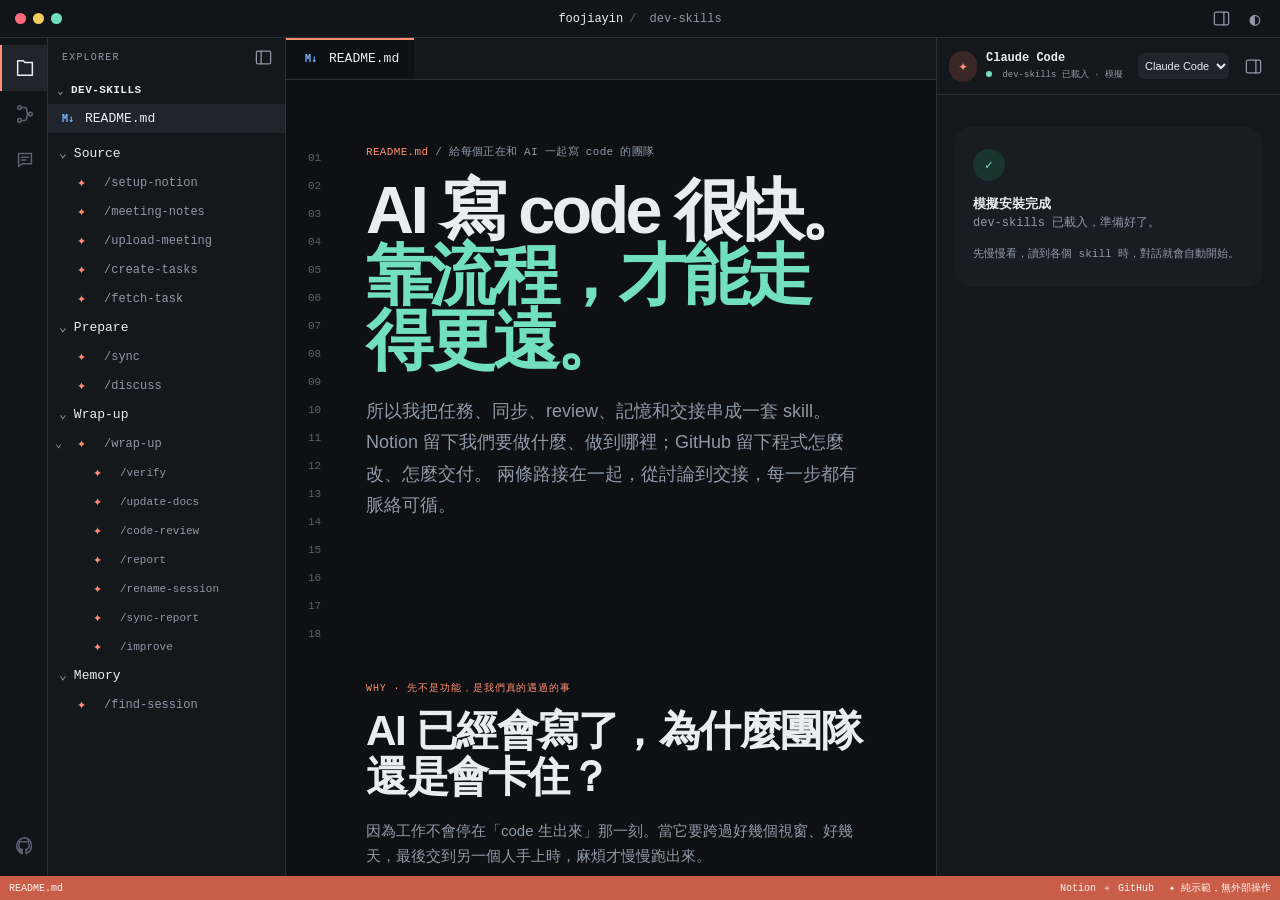
<file: docs/site/index.html>
<!DOCTYPE html>
<html lang="zh-Hant">
  <head>
    <meta charset="utf-8" />
    <meta name="viewport" content="width=device-width, initial-scale=1" />
    <meta
      name="description"
      content="AI 寫 code 很快，但工作不會停在 code 生出來那一刻。dev-skills 把需求、同步、驗證、交接與改進，串成 AI 能走完的流程。"
    />
    <meta
      property="og:description"
      content="AI 寫 code 很快，但工作不會停在 code 生出來那一刻。dev-skills 把需求、同步、驗證、交接與改進，串成 AI 能走完的流程。"
    />
    <meta
      name="twitter:description"
      content="AI 寫 code 很快，但工作不會停在 code 生出來那一刻。dev-skills 把需求、同步、驗證、交接與改進，串成 AI 能走完的流程。"
    />
    <title>dev-skills — 給 AI 的軟工實踐流程</title>
    <link rel="icon" type="image/svg+xml" href="favicon.svg" />
    <link rel="stylesheet" href="styles.css" />
    <link rel="stylesheet" href="markdown-view.css" />
  </head>
  <body>
    <a class="skip-link" href="#workspace">跳到主要內容</a>
    <header class="titlebar">
      <div class="traffic-lights" aria-hidden="true"><i></i><i></i><i></i></div>
      <div class="titlebar__title">
        <span>foojiayin</span><b>/</b> dev-skills
      </div>
      <div class="titlebar__controls">
        <button class="panel-toggle panel-toggle--chat" type="button" data-toggle-panel="chat" aria-controls="claude-chat" aria-expanded="true" aria-label="收合對話欄" title="收合對話欄">
          <svg viewBox="0 0 24 24" aria-hidden="true"><rect x="3" y="4" width="18" height="16" rx="2"/><path d="M15 4v16"/></svg>
        </button>
        <button
          class="theme-toggle"
          type="button"
          aria-label="切換至 Catppuccin Latte"
          title="原版深色 · 切換至 Catppuccin Latte"
        >
          <span aria-hidden="true">◐</span>
        </button>
      </div>
    </header>

    <main id="workspace" class="workspace">
      <aside class="activitybar" aria-label="主要導覽">
        <button
          class="activitybar__button is-active"
          type="button"
          data-toggle-panel="explorer"
          aria-controls="skill-explorer"
          aria-expanded="true"
          aria-label="檔案總管"
          title="檔案總管"
        >
          <svg viewBox="0 0 24 24" aria-hidden="true">
            <path d="M4 4h6l2 2h8v14H4z" />
          </svg>
        </button>
        <button
          class="activitybar__button"
          type="button"
          data-jump="workflow"
          aria-label="工作流程"
          title="工作流程"
        >
          <svg viewBox="0 0 24 24" aria-hidden="true">
            <circle cx="6" cy="5" r="2" />
            <circle cx="18" cy="12" r="2" />
            <circle cx="6" cy="19" r="2" />
            <path
              d="M8 5h3a3 3 0 0 1 3 3v1a3 3 0 0 0 3 3M8 19h3a3 3 0 0 0 3-3v-1a3 3 0 0 1 3-3"
            />
          </svg>
        </button>
        <button
          class="activitybar__button"
          type="button"
          data-jump="chat"
          aria-label="Claude Code 對話"
          title="Claude Code 對話"
        >
          <svg viewBox="0 0 24 24" aria-hidden="true">
            <path d="M5 5h14v11H9l-4 3z" />
            <path d="M8 9h8M8 12h5" />
          </svg>
        </button>
        <a
          class="activitybar__button activitybar__button--bottom"
          href="https://github.com/FooJiaYin/dev-skills"
          target="_blank"
          rel="noreferrer"
          aria-label="開啟 GitHub"
          title="GitHub"
        >
          <svg viewBox="0 0 24 24" aria-hidden="true">
            <path
              d="M12 3a9 9 0 0 0-3 17.5v-2.2c-2.5.5-3-1.1-3-1.1-.4-1-.9-1.3-.9-1.3-.7-.5 0-.5 0-.5.8.1 1.2.8 1.2.8.7 1.2 1.9.9 2.4.7.1-.5.3-.9.6-1.1-2-.2-4.1-1-4.1-4.4 0-1 .3-1.8.9-2.4-.1-.2-.4-1.1.1-2.3 0 0 .7-.2 2.5.9a8.5 8.5 0 0 1 4.5 0c1.7-1.1 2.5-.9 2.5-.9.5 1.2.2 2.1.1 2.3.6.6.9 1.4.9 2.4 0 3.4-2.1 4.2-4.1 4.4.3.3.6.8.6 1.6v2.8A9 9 0 0 0 12 3Z"
            />
          </svg>
        </a>
      </aside>

      <aside class="explorer" id="skill-explorer" aria-label="內容導覽">
        <div class="pane-title">EXPLORER<button class="pane-collapse" type="button" data-toggle-panel="explorer" aria-controls="skill-explorer" aria-expanded="true" aria-label="收合檔案總管" title="收合檔案總管"><svg viewBox="0 0 24 24" aria-hidden="true"><rect x="3" y="4" width="18" height="16" rx="2"/><path d="M9 4v16"/></svg></button></div>
        <div class="repo-name"><span>⌄</span> DEV-SKILLS</div>
        <nav class="file-tree" aria-label="Skill 與相關文件">
          <div class="explorer-shortcuts">
            <a class="file is-active" href="#welcome" data-scene="welcome"
              ><span class="file__icon md-icon" aria-hidden="true">M↓</span
              >README.md</a
            >
          </div>
          <div id="demo-files"></div>
        </nav>
      </aside>

      <section class="editor" aria-label="互動內容">
        <div class="document-bar" role="tablist" aria-label="編輯器文件">
          <div class="editor-tab-item">
            <button
              type="button"
              class="editor-tab"
              id="tab-story"
              role="tab"
              aria-selected="true"
              aria-controls="story-panel"
              data-editor-tab="story"
            >
              <span class="md-icon">M↓</span><span>README.md</span>
            </button>
          </div>
        </div>

        <div
          class="editor__scroll"
          id="story-panel"
          role="tabpanel"
          aria-labelledby="tab-story"
          tabindex="0"
        >
          <section
            class="scene is-active"
            id="welcome"
            data-scene-panel="welcome"
            tabindex="-1"
          >
            <div class="line-numbers" aria-hidden="true">
              01<br />02<br />03<br />04<br />05<br />06<br />07<br />08<br />09<br />10<br />11<br />12<br />13<br />14<br />15<br />16<br />17<br />18
            </div>
            <div class="scene__content hero">
              <div class="eyebrow">
                <span>README.md</span> / 給每個正在和 AI 一起寫 code 的團隊
              </div>
              <h1>AI 寫 code 很快。<br /><em>靠流程，才能走得更遠。</em></h1>
              <p class="hero__lede">
                所以我把任務、同步、review、記憶和交接串成一套 skill。 Notion
                留下我們要做什麼、做到哪裡；GitHub 留下程式怎麼改、怎麼交付。
                兩條路接在一起，從討論到交接，每一步都有脈絡可循。
              </p>
              <section class="why-block" aria-labelledby="why-title">
                <div class="section-kicker">
                  WHY · 先不是功能，是我們真的遇過的事
                </div>
                <h2 id="why-title">AI 已經會寫了，為什麼團隊還是會卡住？</h2>
                <p>
                  因為工作不會停在「code
                  生出來」那一刻。當它要跨過好幾個視窗、好幾天，最後交到另一個人手上時，麻煩才慢慢跑出來。
                </p>
                <div class="pain-map">
                  <article>
                    <div class="pain-visual pain-visual--files">
                      <i></i><i></i><i></i><b>×</b>
                    </div>

                    <h3>改動突然不見</h3>
                    <p>
                      AI
                      很聽話，但一句「幫我處理」可能讓它選到最快、也最危險的解法。
                    </p>
                  </article>
                  <article>
                    <div class="pain-visual pain-visual--diff">
                      <i></i><i></i><i></i><i></i>
                    </div>

                    <h3>review 開始塞車</h3>
                    <p>code 一下子變多了，真正需要判斷的地方反而更難被看見。</p>
                  </article>
                  <article>
                    <div class="pain-visual pain-visual--memory">
                      <i>A</i><i>…</i><i>?</i>
                    </div>

                    <h3>換個 session 就斷線</h3>
                    <p>昨天談過的取捨、還沒回答的問題，今天又得重新猜一次。</p>
                  </article>
                  <article>
                    <div class="pain-visual pain-visual--board">
                      <i>?</i><i>?</i><i>?</i>
                    </div>

                    <h3>任務還停在昨天</h3>
                    <p>
                      repo
                      裡其實做完了，但團隊看的任務頁沒有結果，也不知道怎麼接。
                    </p>
                  </article>
                </div>
              </section>

              <section class="beliefs" aria-labelledby="beliefs-title">
                <div class="section-kicker">
                  CORE · 我想做的，不是再加一份規定
                </div>
                <h2 id="beliefs-title">把協作變成 AI 真的走得完的路。</h2>
                <div class="belief-system">
                  <div class="belief-system__center">
                    <span>✦</span><b>團隊的工作流</b><small>裝在 AI 身上</small>
                  </div>
                  <article>
                    <b>靠流程，不靠誰剛好記得</b>
                    <p>開工、驗證、交接都有下一步。</p>
                  </article>
                  <article>
                    <b>不只把事情做好，也交付好</b>
                    <p>為多人、多天、多視窗留下接手點。</p>
                  </article>
                  <article>
                    <b>skill 彼此接得起來</b>
                    <p>單獨叫可以，完整走一圈也可以。</p>
                  </article>
                  <article>
                    <b>能算的，就不要叫模型猜</b>
                    <p>狀態、diff、驗證交給程式確認。</p>
                  </article>
                  <article>
                    <b>每次摩擦，都能讓流程變好</b>
                    <p>不是怪人或怪 AI，而是回頭改護欄。</p>
                  </article>
                  <article>
                    <b>跨工具，但脈絡不斷掉</b>
                    <p>Claude Code、Codex、git 和 Notion 接成一段。</p>
                  </article>
                </div>
              </section>

              <div class="lifecycle-heading">
                <div class="section-kicker">
                  WHY · 一份工作，兩條都要接得上的路
                </div>
                <h2>工作從哪裡來，結果就回到哪裡。</h2>
                <p class="scene__intro">
                  需求先進 Notion，帶著背景到 repo 裡工作。GitHub
                  接住程式的同步、檢查與交付，最後把結果帶回原本的任務。
                </p>
              </div>
              <div
                class="lifecycle-graph"
                aria-label="需求進入 Notion，在 repo 工作時分支到 GitHub 操作，成果再回到 Notion"
              >
                <div class="lifecycle-map lifecycle-main-path">
                  <article class="lifecycle-node lifecycle-node--source">
                    <i>會</i><b>會議／需求</b><small>一句承諾先有出處</small>
                  </article>
                  <div class="lifecycle-command">
                    <span>→</span>/create-tasks
                  </div>
                  <article class="lifecycle-node lifecycle-node--notion">
                    <i>N</i><b>Notion task</b><small>背景與選定方案</small>
                  </article>
                  <div class="lifecycle-command"><span>→</span>/fetch-task</div>
                  <article class="lifecycle-node lifecycle-node--work">
                    <i>⌘</i><b>在 repo 工作</b><small>帶著脈絡動手</small>
                  </article>
                  <div class="lifecycle-command">
                    <span>→</span>/sync-report
                  </div>
                  <article class="lifecycle-node lifecycle-node--result">
                    <i>✓</i><b>結果回到 Notion</b
                    ><small>報告 · 進度 · GitHub 連結</small>
                  </article>
                </div>
                <svg
                  class="lifecycle-branch-lines"
                  viewBox="0 0 1000 420"
                  preserveAspectRatio="none"
                  aria-hidden="true"
                >
                  <defs>
                    <marker
                      id="branch-arrow"
                      viewBox="0 0 10 10"
                      refX="8"
                      refY="5"
                      markerWidth="6"
                      markerHeight="6"
                      orient="auto-start-reverse"
                    >
                      <path d="M 0 0 L 10 5 L 0 10 z" fill="currentColor" />
                    </marker>
                  </defs>
                  <path
                    class="branch-out"
                    d="M 640 146 V 174 Q 640 192 620 192 H 176 Q 158 192 158 210 V 257"
                    marker-end="url(#branch-arrow)"
                  />
                  <path
                    class="branch-back"
                    d="M 842 262 V 230 Q 842 217 867 217 H 914 Q 938 217 938 193 V 153"
                    marker-end="url(#branch-arrow)"
                  />
                  <circle cx="640" cy="146" r="4" />
                </svg>
                <div class="github-branch-caption">
                  <span>⑂</span><b>GitHub</b
                  ><small>在 repo 工作時，也接上團隊的程式進度</small>
                </div>
                <div class="github-branch-path">
                  <article class="branch-node">
                    <i>↻</i><b>開工同步</b><small>/sync</small>
                    <p>拿到隊友的最新進度</p>
                  </article>
                  <span class="branch-step-arrow">→</span>
                  <article class="branch-node">
                    <i>✦</i><b>實作與檢查</b
                    ><small>/verify · /code-review</small>
                    <p>修改與證據一起留下</p>
                  </article>
                  <span class="branch-step-arrow">→</span>
                  <article class="branch-node branch-node--done">
                    <i>⑂</i><b>commit／PR</b><small>/wrap-up</small>
                    <p>把這輪成果交出去</p>
                  </article>
                </div>
                <div class="branch-return-label">
                  ↗ 程式版本與檢查結果，接回原任務
                </div>
                <div class="lifecycle-return">
                  <span>下一次工作，從更新後的任務繼續</span>
                </div>
              </div>
              <p class="lifecycle-note">
                例如：Notion 已回填，不代表程式已 push；GitHub 已開
                PR，也不代表正式網站已部署。流程會把這些分開交代。
              </p>
              <div class="status-strip" aria-label="專案狀態">
                <span><i class="status-icon">✓</i> safe defaults</span>
                <span><i class="status-icon">⌘</i> Claude Code + Codex</span>
                <span><i class="status-icon">↻</i> 從摩擦持續改進</span>
              </div>
            </div>
          </section>

          <div id="demo-chapters"></div>
          <noscript
            ><p class="scene__intro">
              請啟用 JavaScript，以閱讀全部 skill 示範與自動播放對話。
            </p></noscript
          >
        </div>
        <div class="editor-documents"></div>
      </section>

      <aside
        class="agent-panel is-reading"
        id="claude-chat"
        aria-label="Claude Code 對話示意"
      >
        <div class="chat-header">
          <div class="chat-header__mark">✦</div>
          <div>
            <b class="chat-host-name">Claude Code</b
            ><small><i></i> dev-skills 已載入 · 模擬</small>
          </div>
          <label class="host-picker"
            ><span class="sr-only">切換對話示範工具</span
            ><select data-host-picker>
              <option value="claude">Claude Code</option>
              <option value="codex">Codex</option>
            </select></label
          >
          <button
            type="button"
            class="chat-reset"
            aria-label="重新播放這個 demo"
            title="重新播放"
          >
            ↻
          </button>
          <button class="chat-panel-close" type="button" data-toggle-panel="chat" aria-controls="claude-chat" aria-expanded="true" aria-label="收合對話欄" title="收合對話欄"><svg viewBox="0 0 24 24" aria-hidden="true"><rect x="3" y="4" width="18" height="16" rx="2"/><path d="M15 4v16"/></svg></button>
        </div>
        <div class="chat-context">
          <span>正在示範</span><b id="chat-skill"></b>
        </div>
        <div class="chat-lifecycle" aria-label="目前所在的工作階段">
          <span data-stage="intake" title="討論與任務">Source</span>
          <span data-stage="prepare" title="接上進度、確認方向">Prepare</span>
          <span data-stage="wrap-up" title="驗證、交接與改進">Wrap-up</span>
          <span data-stage="remember" title="找回工作脈絡">Memory</span>
        </div>
        <div class="chat-ready" role="status">
          <span class="ready-mark" aria-hidden="true">✓</span
          ><b>模擬安裝完成</b>
          <p>dev-skills 已載入，準備好了。</p>
          <small>先慢慢看，讀到各個 skill 時，對話就會自動開始。</small>
        </div>
        <div
          class="chat-thread"
          role="log"
          aria-label="示範對話"
          aria-live="off"
        ></div>
        <div class="chat-playback">
          <button type="button" class="chat-pause">暫停</button
          ><button type="button" class="chat-complete">立即顯示完整對話</button>
        </div>
        <div class="chat-compose">
          <span>›</span>
          <div>使用者輸入也會自動演出</div>
        </div>
        <p class="chat-source">
          琢奧 ERP 示範對話 · 資料皆為虛構，不會執行真實操作。
        </p>
        <div class="sr-only playback-announcement" aria-live="polite"></div>
      </aside>
    </main>

    <footer class="statusbar">
      <div>
        <span id="status-page" hidden></span><span id="demo-progress">README.md</span><span id="status-skill" hidden></span>
      </div>
      <div><span>Notion ＋ GitHub</span><span>✦ 純示範，無外部操作</span></div>
    </footer>
    <template id="review-team-template">
      <div class="review-team">
        <article class="role-card" style="--role-color: var(--orange)">
          <header>
            <svg class="role-portrait" viewBox="0 0 76 84" aria-hidden="true">
              <rect
                width="76"
                height="84"
                rx="18"
                fill="currentColor"
                opacity=".13"
              />
              <path d="M8 84Q10 61 30 61H46Q67 62 69 84" fill="currentColor" />
              <path d="M31 53V65Q38 73 45 65V53" fill="#c98f72" />
              <ellipse cx="38" cy="36" rx="19" ry="24" fill="#edbd9d" />
              <path
                d="M18 31Q16 8 38 10Q60 9 58 33L51 22L24 24Z"
                fill="#34343e"
              />
              <path
                d="M29 37h2m14 0h2"
                stroke="#34343e"
                stroke-width="3"
                stroke-linecap="round"
              />
              <path
                d="M33 48q5 4 10 0"
                stroke="#865849"
                stroke-width="2"
                fill="none"
                stroke-linecap="round"
              />
              <g fill="none" stroke="#34343e" stroke-width="1.8">
                <rect x="23" y="32" width="13" height="11" rx="4" />
                <rect x="40" y="32" width="13" height="11" rx="4" />
                <path d="M36 36h4" />
              </g>
            </svg>
            <div>
              <h3>錯誤與安全</h3>
              <p>輸入、權限、失敗處理</p>
            </div>
          </header>
        </article>
        <article class="role-card" style="--role-color: var(--mint)">
          <header>
            <svg class="role-portrait" viewBox="0 0 76 84" aria-hidden="true">
              <rect
                width="76"
                height="84"
                rx="18"
                fill="currentColor"
                opacity=".13"
              />
              <path d="M8 84Q10 61 30 61H46Q67 62 69 84" fill="currentColor" />
              <path d="M31 53V65Q38 73 45 65V53" fill="#c98f72" />
              <ellipse cx="38" cy="36" rx="19" ry="24" fill="#c98f72" />
              <path
                d="M17 53V28Q17 7 38 10Q62 7 60 31V55L51 44V25L24 26V46Z"
                fill="#34343e"
              />
              <path
                d="M29 37h2m14 0h2"
                stroke="#34343e"
                stroke-width="3"
                stroke-linecap="round"
              />
              <path
                d="M33 48q5 4 10 0"
                stroke="#865849"
                stroke-width="2"
                fill="none"
                stroke-linecap="round"
              />
            </svg>
            <div>
              <h3>程式品質</h3>
              <p>結構、重複、維護</p>
            </div>
          </header>
        </article>
        <article class="role-card" style="--role-color: var(--blue)">
          <header>
            <svg class="role-portrait" viewBox="0 0 76 84" aria-hidden="true">
              <rect
                width="76"
                height="84"
                rx="18"
                fill="currentColor"
                opacity=".13"
              />
              <path d="M8 84Q10 61 30 61H46Q67 62 69 84" fill="currentColor" />
              <path d="M31 53V65Q38 73 45 65V53" fill="#c98f72" />
              <ellipse cx="38" cy="36" rx="19" ry="24" fill="#edbd9d" />
              <path
                d="M18 29L20 16L31 19L36 9L45 16L54 14L59 31L49 23L23 29Z"
                fill="#34343e"
              />
              <path
                d="M29 37h2m14 0h2"
                stroke="#34343e"
                stroke-width="3"
                stroke-linecap="round"
              />
              <path
                d="M33 48q5 4 10 0"
                stroke="#865849"
                stroke-width="2"
                fill="none"
                stroke-linecap="round"
              />
            </svg>
            <div>
              <h3>專案規則</h3>
              <p>檔案位置、命名、慣例</p>
            </div>
          </header>
        </article>
        <article class="role-card" style="--role-color: var(--violet)">
          <header>
            <svg class="role-portrait" viewBox="0 0 76 84" aria-hidden="true">
              <rect
                width="76"
                height="84"
                rx="18"
                fill="currentColor"
                opacity=".13"
              />
              <path d="M8 84Q10 61 30 61H46Q67 62 69 84" fill="currentColor" />
              <path d="M31 53V65Q38 73 45 65V53" fill="#c98f72" />
              <ellipse cx="38" cy="36" rx="19" ry="24" fill="#c98f72" />
              <path
                d="M17 31Q12 20 21 15Q22 6 33 11Q47 5 51 14Q65 15 58 32L50 22L25 24Z"
                fill="#34343e"
              />
              <path
                d="M29 37h2m14 0h2"
                stroke="#34343e"
                stroke-width="3"
                stroke-linecap="round"
              />
              <path
                d="M33 48q5 4 10 0"
                stroke="#865849"
                stroke-width="2"
                fill="none"
                stroke-linecap="round"
              />
            </svg>
            <div>
              <h3>計畫對照</h3>
              <p>需求與實作是否一致</p>
            </div>
          </header>
        </article>
        <article class="role-card" style="--role-color: var(--yellow)">
          <header>
            <svg class="role-portrait" viewBox="0 0 76 84" aria-hidden="true">
              <rect
                width="76"
                height="84"
                rx="18"
                fill="currentColor"
                opacity=".13"
              />
              <path d="M8 84Q10 61 30 61H46Q67 62 69 84" fill="currentColor" />
              <path d="M31 53V65Q38 73 45 65V53" fill="#c98f72" />
              <ellipse cx="38" cy="36" rx="19" ry="24" fill="#edbd9d" />
              <path
                d="M17 29Q19 11 36 11Q58 8 59 31L52 22L24 27Z"
                fill="#34343e"
              />
              <path
                d="M29 37h2m14 0h2"
                stroke="#34343e"
                stroke-width="3"
                stroke-linecap="round"
              />
              <path
                d="M33 48q5 4 10 0"
                stroke="#865849"
                stroke-width="2"
                fill="none"
                stroke-linecap="round"
              />
              <g fill="none" stroke="#34343e" stroke-width="1.8">
                <rect x="23" y="32" width="13" height="11" rx="4" />
                <rect x="40" y="32" width="13" height="11" rx="4" />
                <path d="M36 36h4" />
              </g>
            </svg>
            <div>
              <h3>修改脈絡</h3>
              <p>歷史決定與影響</p>
            </div>
          </header>
        </article>
        <article class="role-card" style="--role-color: var(--danger)">
          <header>
            <svg class="role-portrait" viewBox="0 0 76 84" aria-hidden="true">
              <rect
                width="76"
                height="84"
                rx="18"
                fill="currentColor"
                opacity=".13"
              />
              <path d="M8 84Q10 61 30 61H46Q67 62 69 84" fill="currentColor" />
              <path d="M31 53V65Q38 73 45 65V53" fill="#c98f72" />
              <ellipse cx="38" cy="36" rx="19" ry="24" fill="#c98f72" />
              <path
                d="M20 30Q15 14 32 11L53 14L60 28L52 25L26 28Z"
                fill="#34343e"
              />
              <path
                d="M29 37h2m14 0h2"
                stroke="#34343e"
                stroke-width="3"
                stroke-linecap="round"
              />
              <path
                d="M33 48q5 4 10 0"
                stroke="#865849"
                stroke-width="2"
                fill="none"
                stroke-linecap="round"
              />
              <path
                d="M15 39V29a23 23 0 0 1 46 0v10M15 36v10m46-10v10"
                stroke="currentColor"
                stroke-width="5"
                fill="none"
              />
            </svg>
            <div>
              <h3>效能</h3>
              <p>資料量與等待時間</p>
            </div>
          </header>
        </article>
      </div>
    </template>
    <script src="demos/setup-notion.js"></script>
    <script src="demos/meeting-notes.js"></script>
    <script src="demos/upload-meeting.js"></script>
    <script src="demos/create-tasks.js"></script>
    <script src="demos/sync.js"></script>
    <script src="demos/fetch-task.js"></script>
    <script src="demos/discuss.js"></script>
    <script src="demos/wrap-up.js"></script>
    <script src="demos/verify.js"></script>
    <script src="demos/update-docs.js"></script>
    <script src="demos/code-review.js"></script>
    <script src="demos/report.js"></script>
    <script src="demos/rename-session.js"></script>
    <script src="demos/sync-report.js"></script>
    <script src="demos/find-session.js"></script>
    <script src="demos/improve.js"></script>
    <script src="visuals.js"></script>
    <script src="methods.js"></script>
    <script src="markdown-view.js"></script>
    <script src="app.js"></script>
  </body>
</html>
</file>
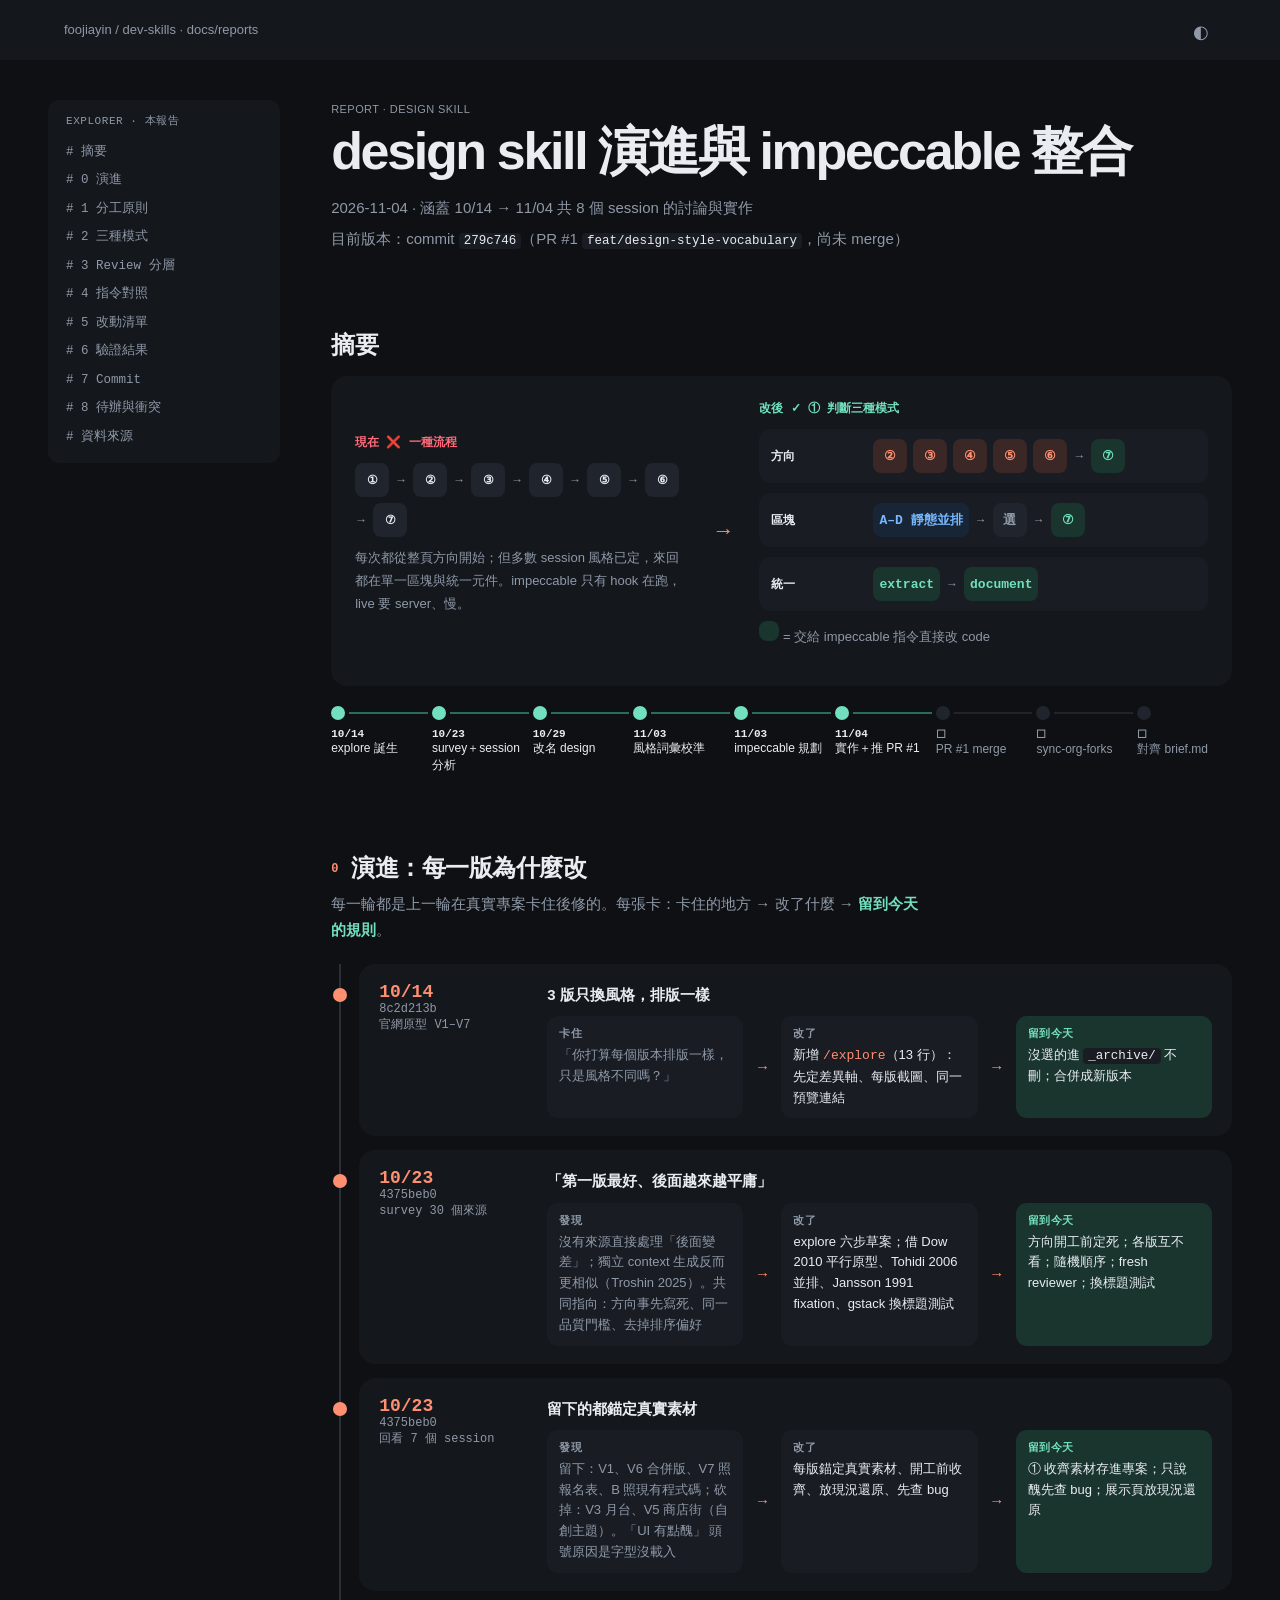
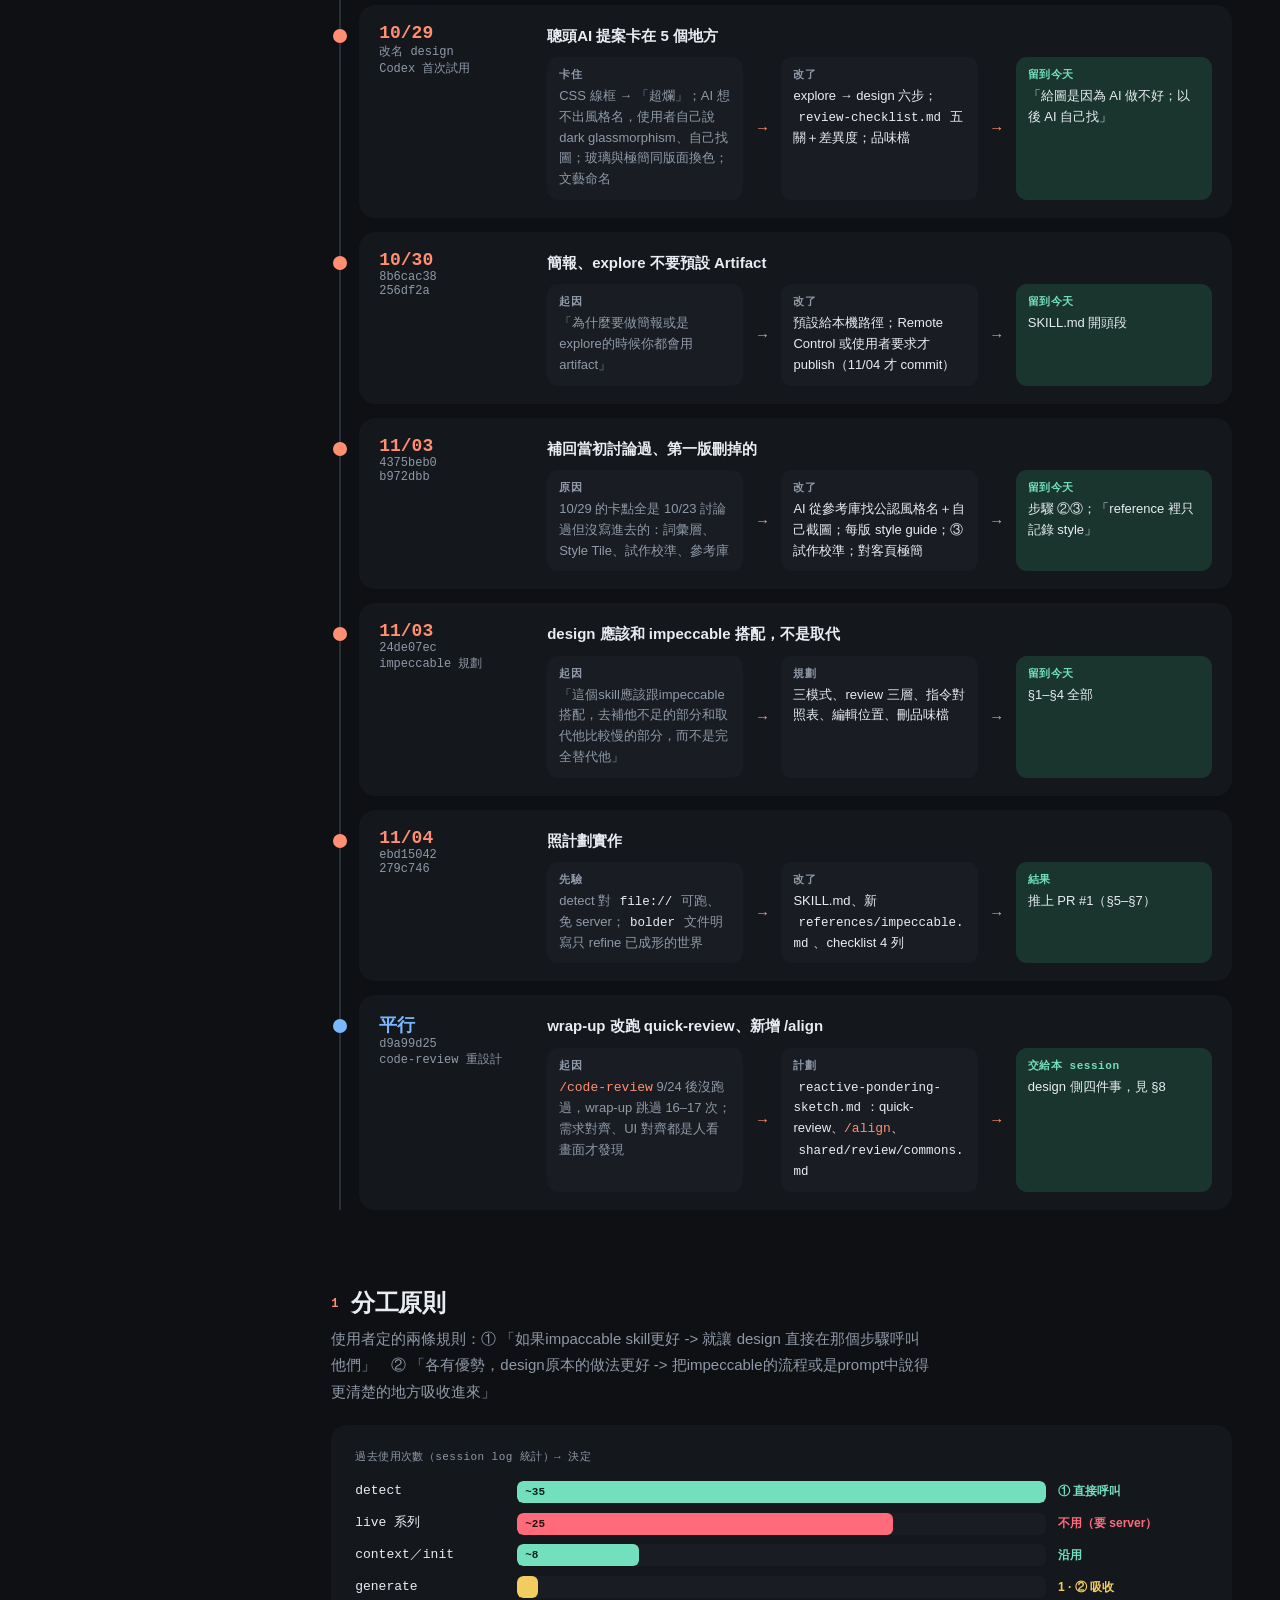
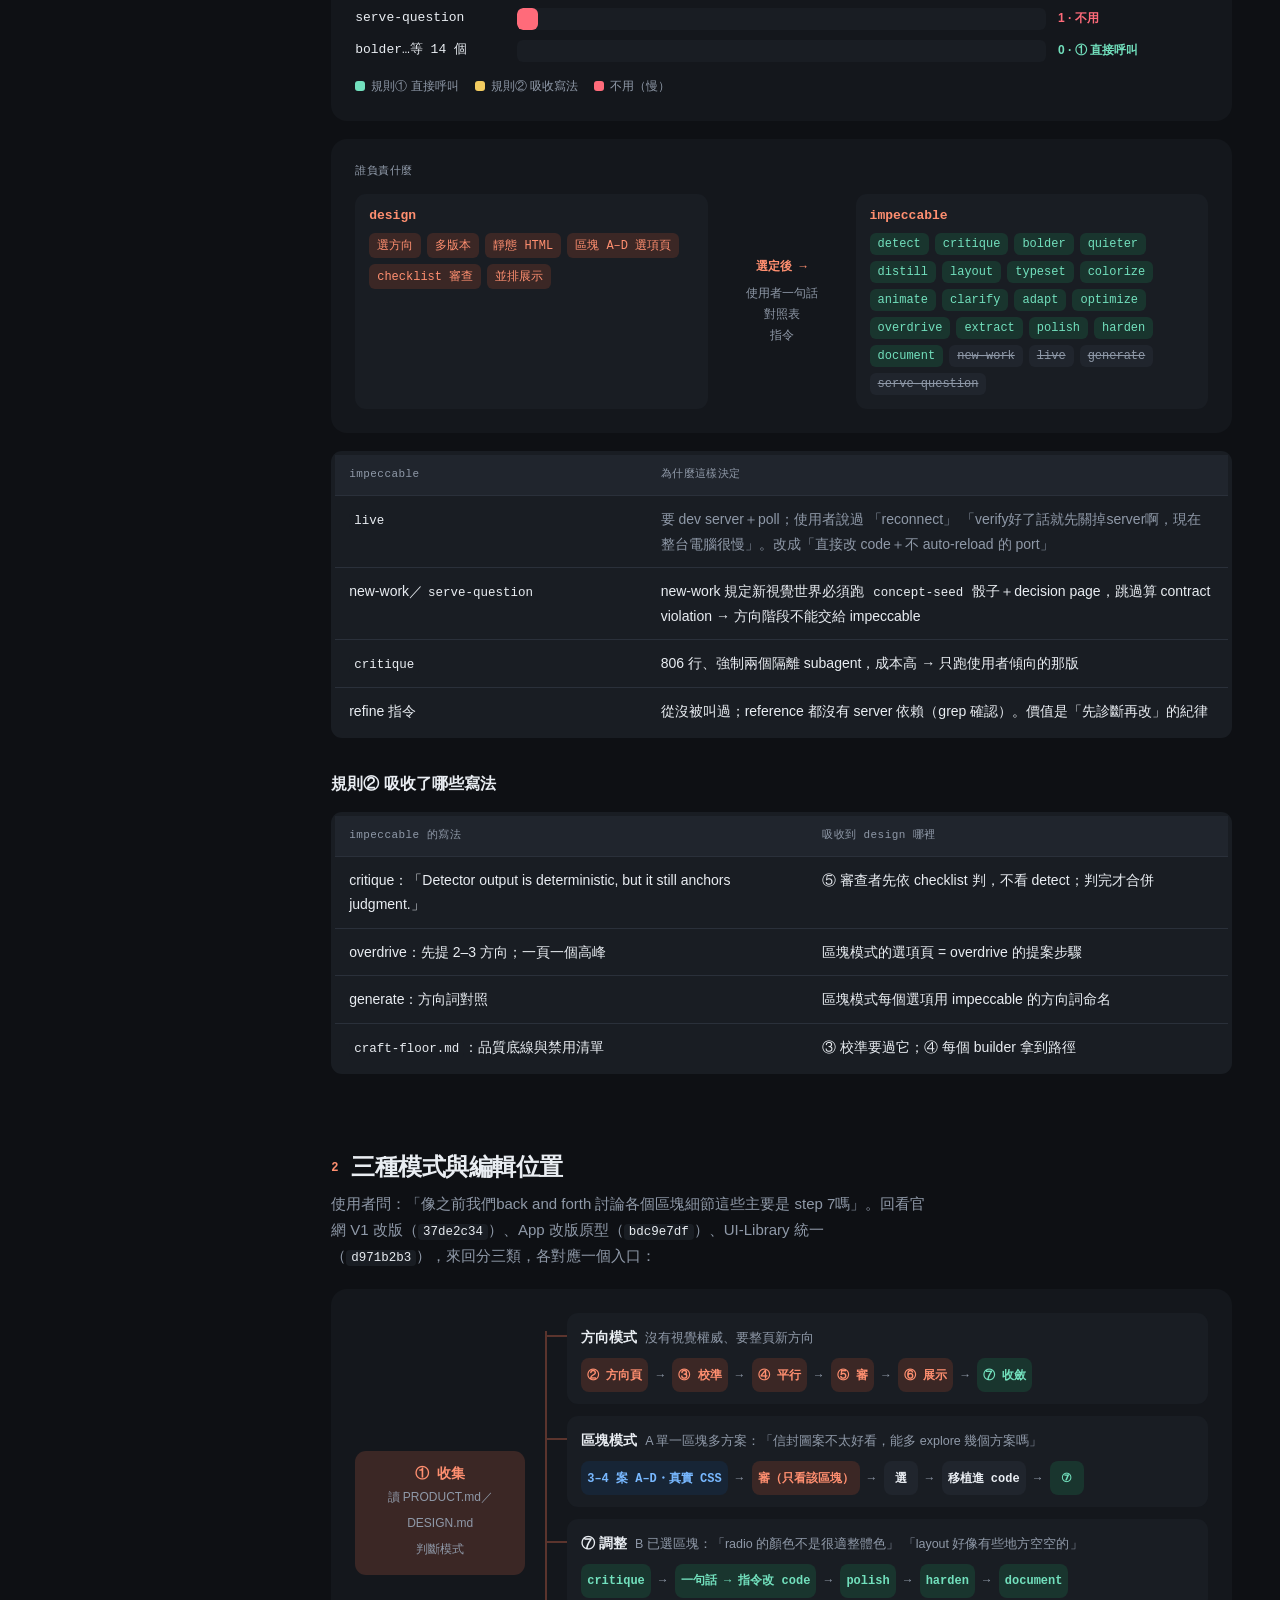
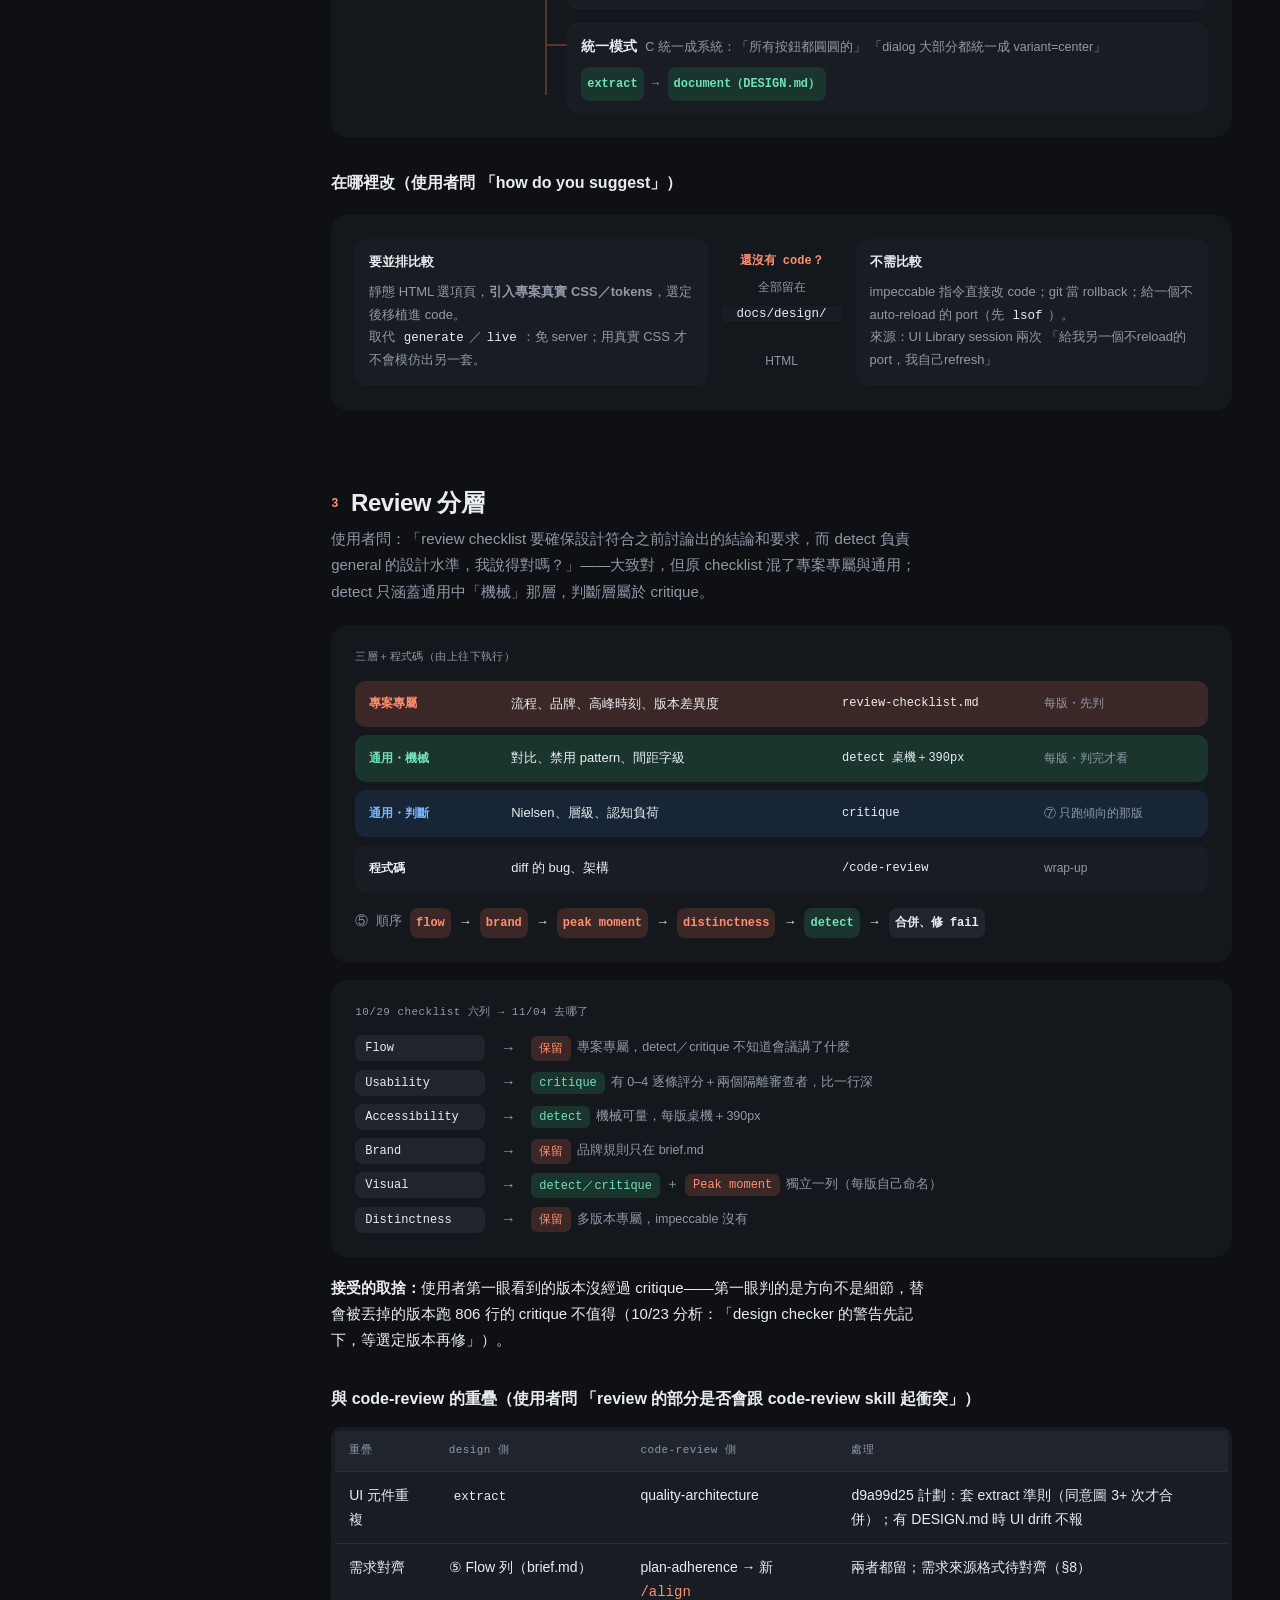
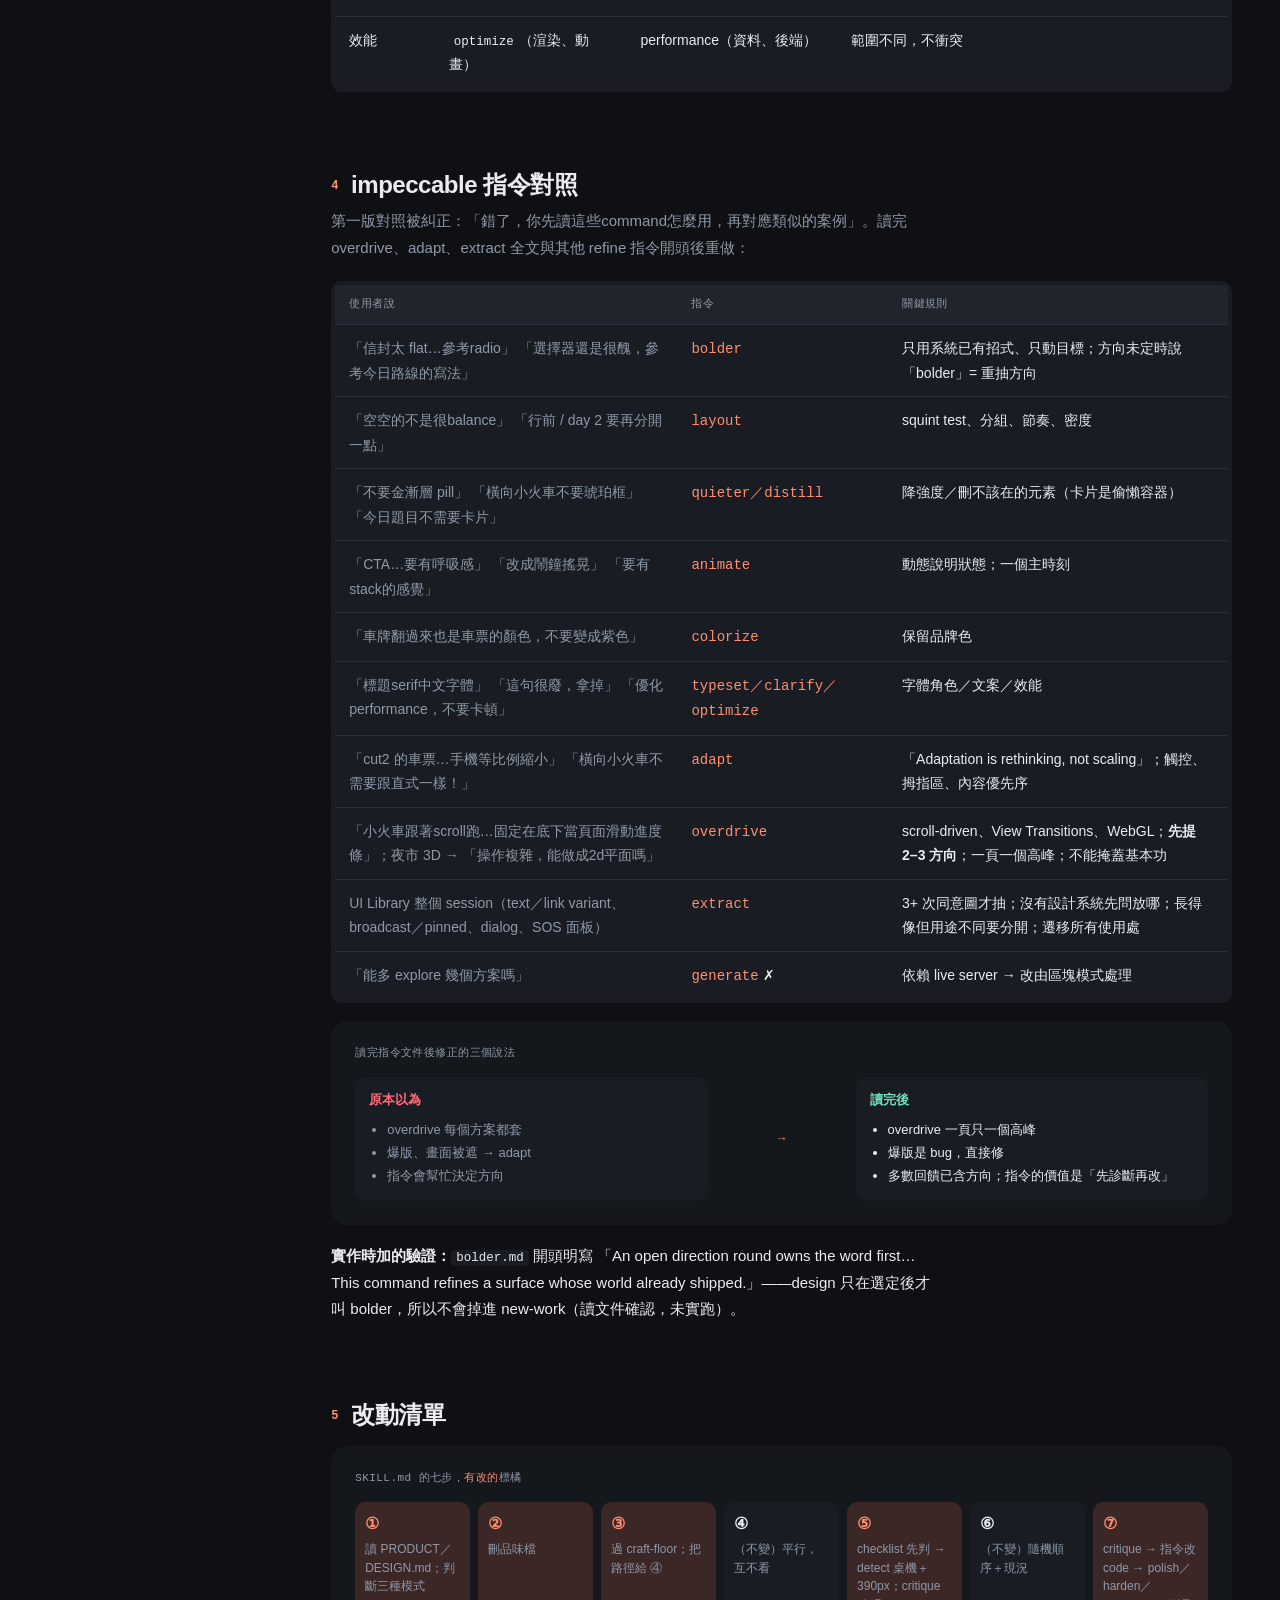
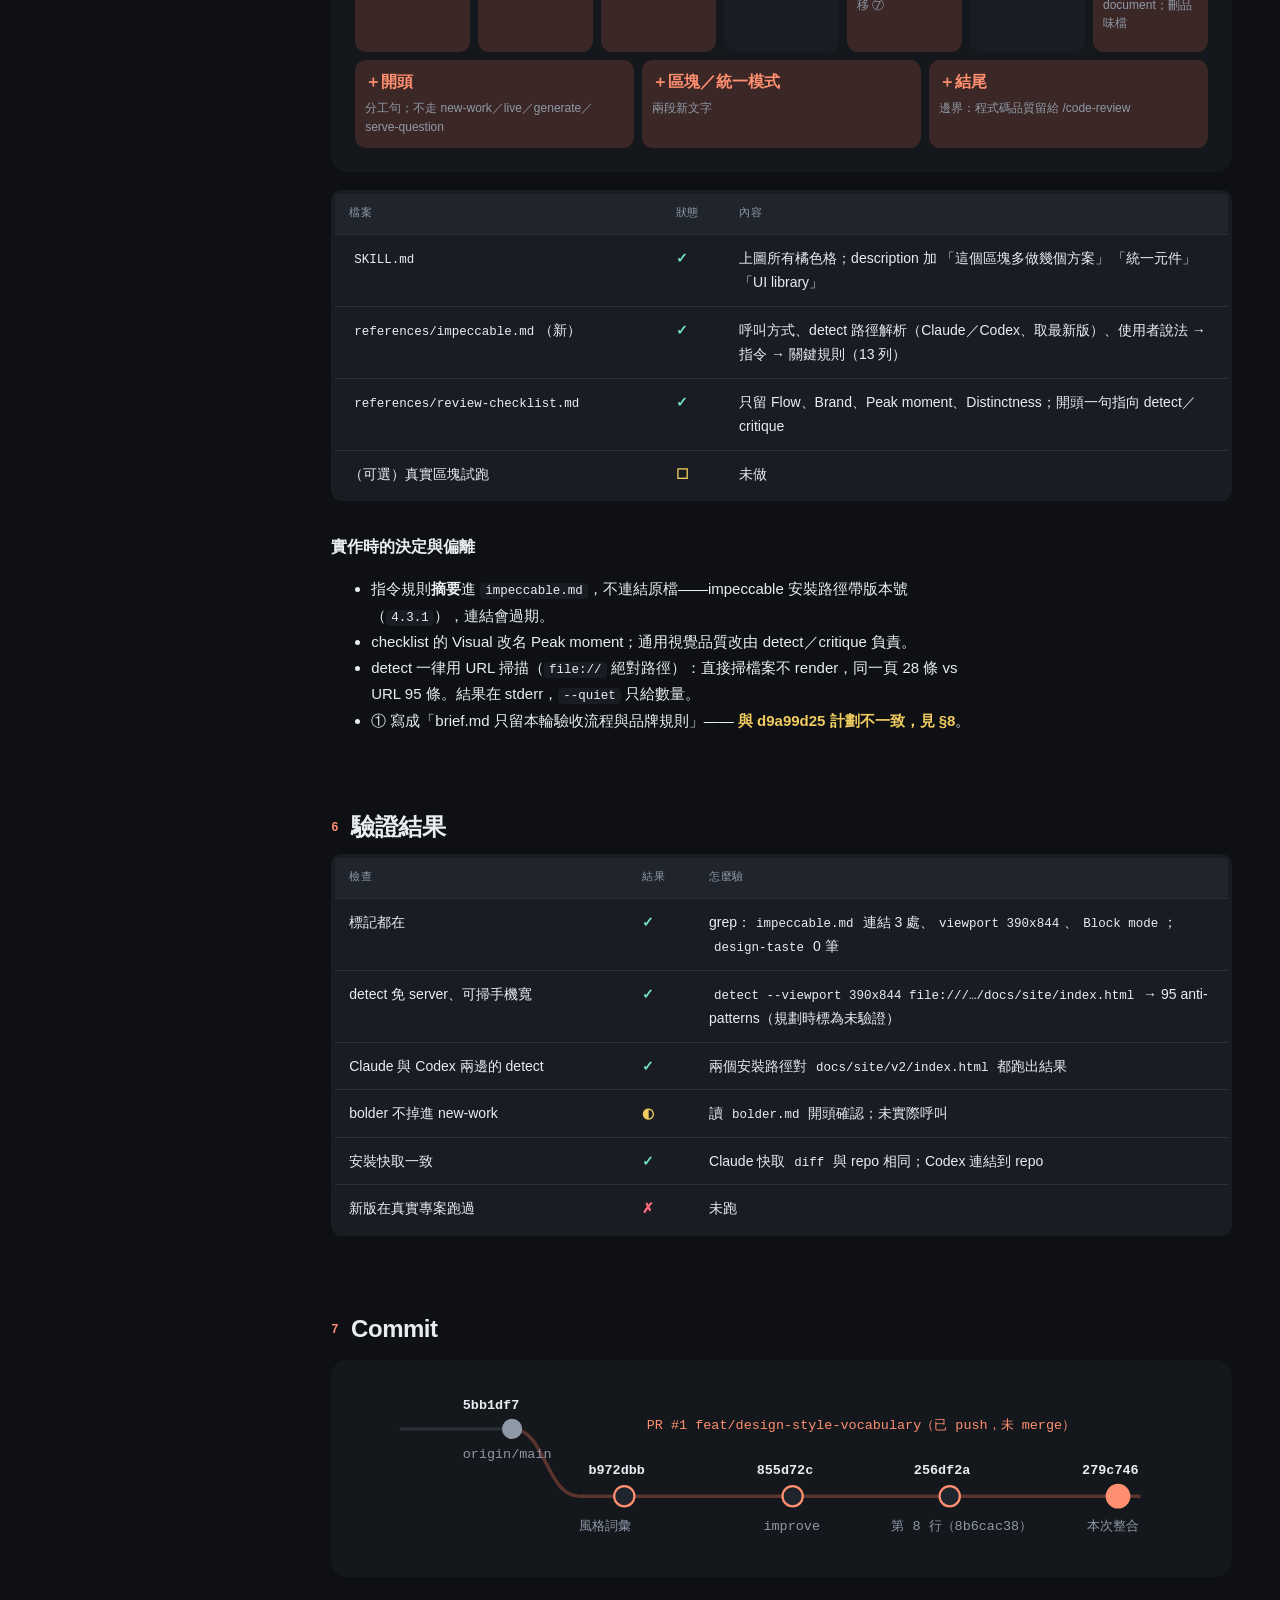
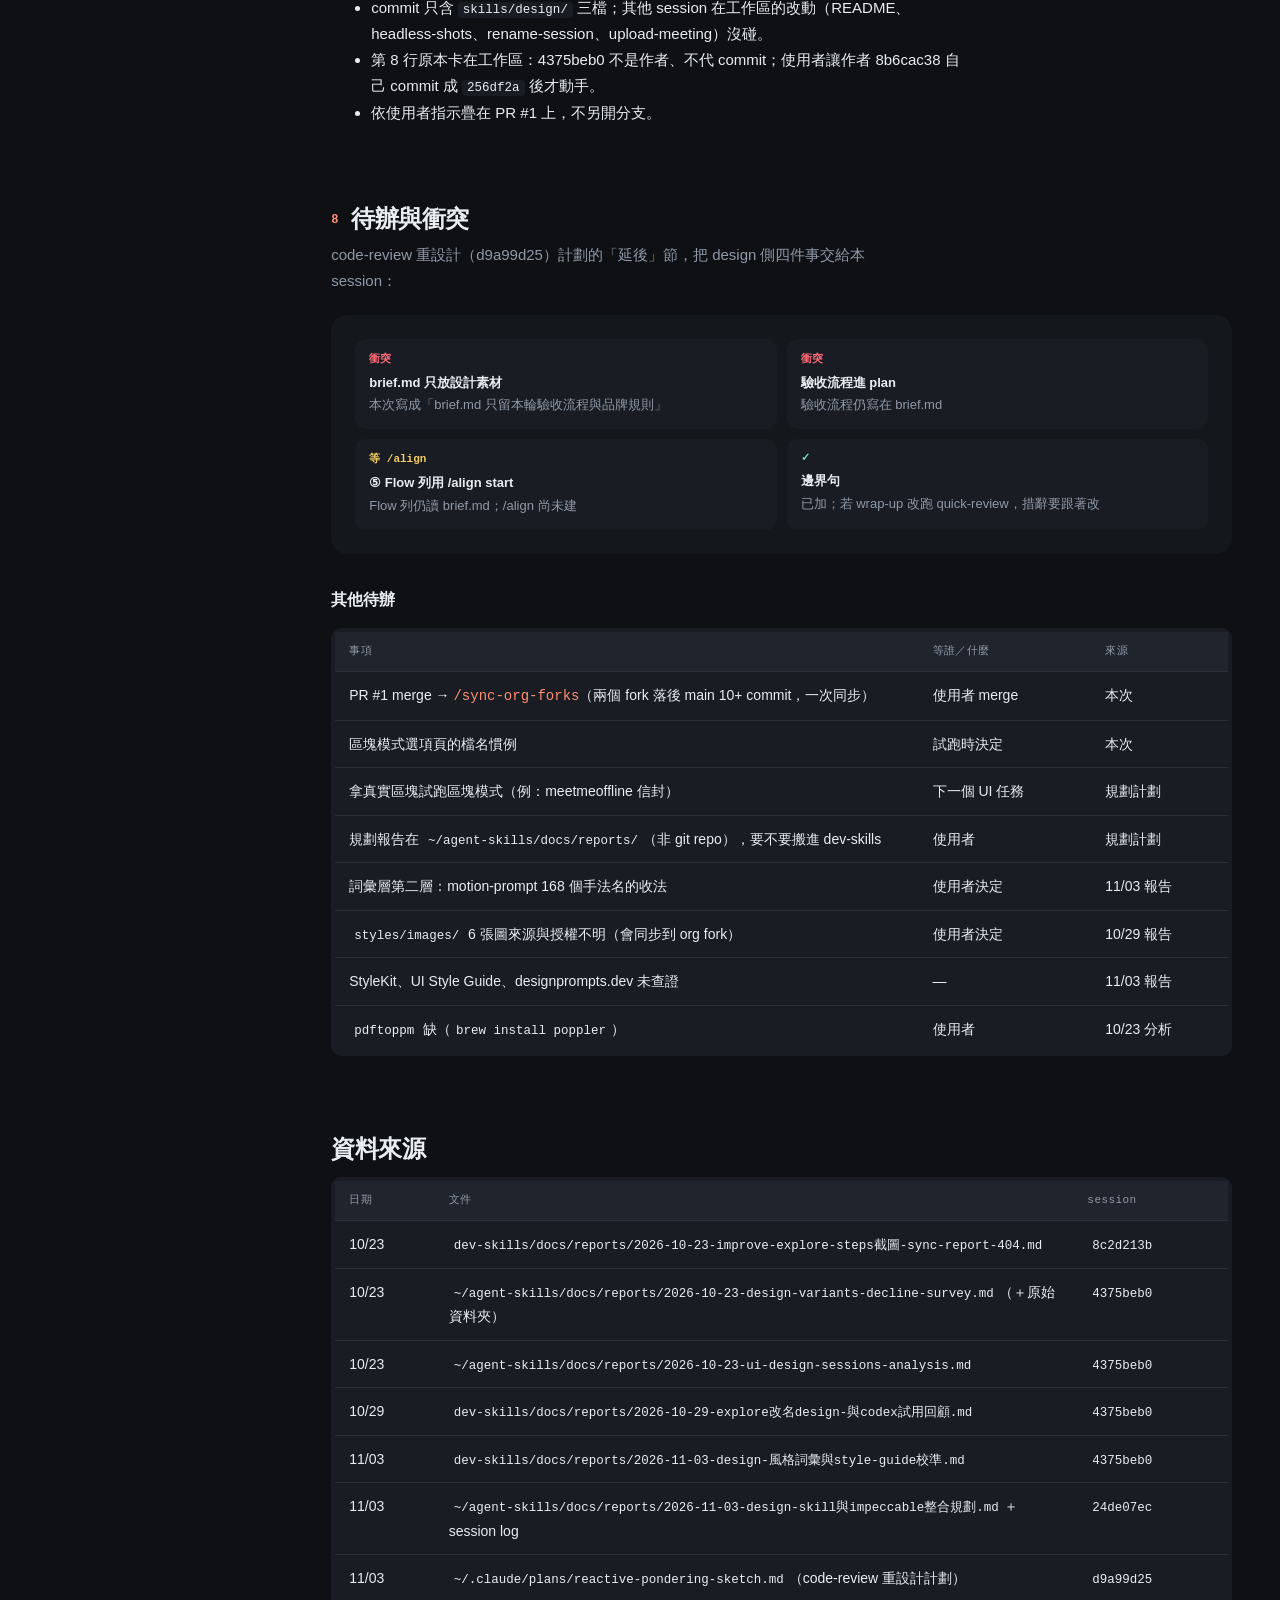
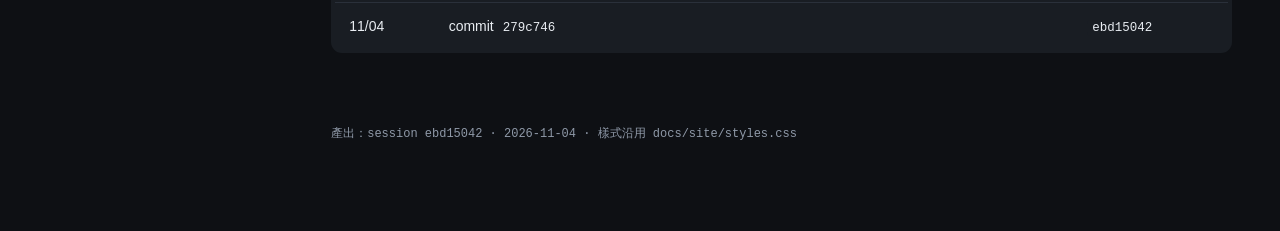
<file: docs/reports/2026-11-04-design-impeccable-整合報告.html>
<!doctype html>
<html lang="zh-Hant">
<head>
<meta charset="utf-8">
<meta name="viewport" content="width=device-width, initial-scale=1">
<title>design 演進報告</title>
<link rel="icon" type="image/svg+xml" href="../site/favicon.svg">
<!-- The site's real stylesheet: palette tokens, Latte light theme, document-view page. -->
<link rel="stylesheet" href="../site/styles.css">
<style>
/* Report-only additions, built from the site's tokens (docs/site/DESIGN.md). */
body.document-view{font-size:15px;line-height:1.75}
.wrap{display:grid;grid-template-columns:232px minmax(0,1fr);gap:clamp(28px,4vw,56px);max-width:1280px;margin:0 auto;padding:40px clamp(16px,4vw,48px) 96px}
aside{position:sticky;top:24px;align-self:start;background:var(--panel);border-radius:11px;padding:12px 8px;font:12.5px/1.8 ui-monospace,SFMono-Regular,Menlo,monospace}
aside b{display:block;padding:0 10px 6px;color:var(--muted);font-size:11px;font-weight:500;letter-spacing:.05em}
aside a{display:block;padding:3px 10px;border-radius:5px;color:var(--muted);text-decoration:none;white-space:nowrap;overflow:hidden;text-overflow:ellipsis}
aside a::before{content:"# ";color:var(--muted)}
aside a:hover{background:var(--panel-3);color:var(--text)}
main.report{min-width:0}
main.report .section-kicker{font-size:11px;letter-spacing:.04em}
main.report header h1{font-size:clamp(30px,4.4vw,52px);font-weight:750;line-height:1.08;letter-spacing:-.045em;margin:0 0 16px}
main.report header p{color:var(--muted);margin:0 0 4px}
main.report h2{font-size:24px;font-weight:700;letter-spacing:-.02em;margin:80px 0 10px;scroll-margin-top:20px}
main.report h2 .no{color:var(--accent);font:600 12px ui-monospace,SFMono-Regular,Menlo,monospace;letter-spacing:.06em;margin-right:12px;vertical-align:4px}
main.report > h3{font-size:16px;margin:32px 0 8px}
main.report p,main.report li{max-width:72ch}
.lead{color:var(--muted);margin:0 0 20px}
q{quotes:"「" "」"}
main.report code{font:12.5px ui-monospace,SFMono-Regular,Menlo,monospace;color:var(--text);background:var(--panel-2);padding:1px 5px;border-radius:4px;word-break:break-word}
.mono{font-family:ui-monospace,SFMono-Regular,Menlo,monospace}
.skill{color:var(--accent);font-family:ui-monospace,SFMono-Regular,Menlo,monospace}
body.light .skill{color:var(--orange)}
.tbl{overflow-x:auto;margin:14px 0;padding:4px;border-radius:11px;background:var(--panel-2)}
table{border-collapse:collapse;width:100%;font-size:14px}
th,td{text-align:left;padding:11px 14px;border-bottom:1px solid var(--border);vertical-align:top;max-width:52ch}
th{background:var(--panel-3);color:var(--muted);font:500 11px/1.6 ui-monospace,SFMono-Regular,Menlo,monospace;letter-spacing:.04em;white-space:nowrap}
tr:last-child td{border-bottom:0}
td.q{color:var(--muted)}
.ok{color:var(--mint);font-weight:600}.bad{color:var(--danger);font-weight:600}.warn{color:var(--yellow);font-weight:600}
body.light .warn{color:#a1650c}
.callout{background:var(--mint-soft);color:var(--text);border-radius:12px;padding:14px 18px;margin:18px 0;font-size:14px}
.callout b{color:var(--mint)}
main.report footer{margin-top:72px;color:var(--muted);font:12px ui-monospace,SFMono-Regular,Menlo,monospace}
.fig{background:var(--panel);border-radius:16px;padding:24px;margin:18px 0}
.cap{font:500 11px/1.6 ui-monospace,SFMono-Regular,Menlo,monospace;color:var(--muted);margin-bottom:14px;letter-spacing:.04em}

/* before / after */
.ba{display:grid;grid-template-columns:1fr 40px 1.35fr;gap:16px;align-items:center}
.ba .arrow{color:var(--accent);font-size:22px;text-align:center}
.side h3{margin:0 0 12px;font:600 12px ui-monospace,SFMono-Regular,Menlo,monospace}
.side.before h3{color:var(--danger)}.side.after h3{color:var(--mint)}
.line{display:flex;flex-wrap:wrap;gap:6px;align-items:center}
.line .sep{color:var(--muted);font-size:12px}
.sq{display:inline-grid;place-items:center;min-width:34px;height:34px;padding:0 6px;border-radius:8px;background:var(--panel-3);font:600 12px ui-monospace,SFMono-Regular,Menlo,monospace;color:var(--text)}
.sq.hi{background:var(--accent-soft);color:var(--accent)}
.sq.mint{background:var(--mint-soft);color:var(--mint)}
.sq.blue{background:var(--blue-soft);color:var(--blue)}
.sq.dim{opacity:.45}
.note{font-size:13px;color:var(--muted);margin-top:10px}
.lanes{display:grid;gap:10px}
.lane{display:grid;grid-template-columns:92px 1fr;gap:10px;align-items:center;background:var(--panel-2);border-radius:11px;padding:10px 12px}
.lane b{font:600 12px ui-monospace,SFMono-Regular,Menlo,monospace}
.lane span{font-size:13px;color:var(--muted)}

/* progress */
.steps{display:grid;grid-template-columns:repeat(9,minmax(0,1fr));gap:6px;margin:20px 0 6px}
.step{position:relative;padding-top:22px;font-size:12px;line-height:1.45;color:var(--muted)}
.step::before{content:"";position:absolute;top:0;left:0;width:14px;height:14px;border-radius:50%;background:var(--panel-3)}
.step::after{content:"";position:absolute;top:6px;left:18px;right:-2px;height:2px;background:var(--panel-3)}
.step:last-child::after{display:none}
.step.done{color:var(--text)}.step.done::before{background:var(--mint)}.step.done::after{background:var(--mint-border)}
.step b{display:block;font:600 11px ui-monospace,SFMono-Regular,Menlo,monospace}

/* timeline */
.tl{position:relative;display:grid;gap:14px;padding-left:28px;background:linear-gradient(var(--border),var(--border)) 8px 0/2px 100% no-repeat}
.ev{position:relative;display:grid;grid-template-columns:150px 1fr;gap:18px;background:var(--panel);border-radius:16px;padding:18px 20px}
.ev::before{content:"";position:absolute;left:-26px;top:24px;width:14px;height:14px;border-radius:50%;background:var(--accent)}
.ev.par::before{background:var(--blue)}
.ev .when b{display:block;font:700 18px ui-monospace,SFMono-Regular,Menlo,monospace;color:var(--accent)}
.ev.par .when b{color:var(--blue)}
.ev .when span{display:block;font:12px ui-monospace,SFMono-Regular,Menlo,monospace;color:var(--muted)}
.ev h3{margin:0 0 8px;font-size:15px}
.chain{display:grid;grid-template-columns:1fr 22px 1fr 22px 1fr;gap:8px;align-items:stretch}
.chain > i{display:grid;place-items:center;color:var(--accent);font-style:normal}
.cell{background:var(--panel-2);border-radius:11px;padding:10px 12px;font-size:13px;line-height:1.6}
.cell em{display:block;font:normal 600 11px ui-monospace,SFMono-Regular,Menlo,monospace;letter-spacing:.05em;color:var(--muted);margin-bottom:4px}
.cell.keep{background:var(--mint-soft)}.cell.keep em{color:var(--mint)}
.cell.q{color:var(--muted)}

/* usage bars */
.bars{display:grid;gap:9px}
.bar{display:grid;grid-template-columns:150px 1fr 150px;gap:12px;align-items:center;font-size:13px}
.bar .lbl{font-family:ui-monospace,SFMono-Regular,Menlo,monospace}
.bar .track{height:22px;background:var(--panel-2);border-radius:6px;overflow:hidden}
.bar .fill{height:100%;border-radius:6px;display:flex;align-items:center;padding-left:8px;font:600 11px ui-monospace,SFMono-Regular,Menlo,monospace;color:var(--on-color)}
.fill.call{background:var(--mint)}.fill.absorb{background:var(--yellow)}.fill.no{background:var(--danger);color:var(--on-accent)}
.bar .dec{font-size:12px}
.legend{display:flex;flex-wrap:wrap;gap:16px;margin-top:14px;font-size:12px;color:var(--muted)}
.legend i{display:inline-block;width:10px;height:10px;border-radius:3px;margin-right:6px;vertical-align:-1px}

/* split diagram */
.split{display:grid;grid-template-columns:1fr 120px 1fr;gap:14px;align-items:stretch}
.col{background:var(--panel-2);border-radius:11px;padding:14px}
.col h3{margin:0 0 10px;font:600 13px ui-monospace,SFMono-Regular,Menlo,monospace}
.chips{display:flex;flex-wrap:wrap;gap:6px}
.chip{font:12px ui-monospace,SFMono-Regular,Menlo,monospace;padding:4px 8px;border-radius:6px;background:var(--panel-3)}
.chip.a{background:var(--accent-soft);color:var(--accent)}
.chip.m{background:var(--mint-soft);color:var(--mint)}
.chip.x{text-decoration:line-through;color:var(--muted)}
.mid{display:grid;align-content:center;gap:8px;text-align:center;font-size:12px;color:var(--muted)}
.mid b{color:var(--accent);font:600 12px ui-monospace,SFMono-Regular,Menlo,monospace}

/* mode tree */
.tree{display:grid;grid-template-columns:170px 1fr;gap:0 20px;align-items:center}
.root{background:var(--accent-soft);border-radius:11px;padding:14px;text-align:center}
.root b{display:block;color:var(--accent);font:700 14px ui-monospace,SFMono-Regular,Menlo,monospace}
.root span{font-size:12px;color:var(--muted)}
.branches{display:grid;gap:12px;position:relative;padding-left:22px;background:linear-gradient(var(--accent-border),var(--accent-border)) 0 18px/2px calc(100% - 36px) no-repeat}
.br{position:relative;background:var(--panel-2);border-radius:11px;padding:12px 14px}
.br::before{content:"";position:absolute;left:-22px;top:22px;width:22px;height:2px;background:var(--accent-border)}
.br .when{font-size:12.5px;color:var(--muted);margin-bottom:8px}
.br .when b{color:var(--text);font-size:14px;margin-right:8px}

/* review stack */
.stack{display:grid;gap:8px}
.layer{display:grid;grid-template-columns:130px 1fr 190px 150px;gap:12px;align-items:center;border-radius:11px;padding:12px 14px;background:var(--panel-2);font-size:13px}
.layer .k{font:600 12px ui-monospace,SFMono-Regular,Menlo,monospace}
.layer.l1{background:var(--accent-soft)}.layer.l1 .k{color:var(--accent)}
.layer.l2{background:var(--mint-soft)}.layer.l2 .k{color:var(--mint)}
.layer.l3{background:var(--blue-soft)}.layer.l3 .k{color:var(--blue)}
.layer .who{font-family:ui-monospace,SFMono-Regular,Menlo,monospace;font-size:12px}
.layer .t{color:var(--muted);font-size:12px}
.order{display:flex;flex-wrap:wrap;gap:8px;align-items:center;margin-top:16px;font-size:13px}
.order .sq{height:30px}

/* row mapping */
.map{display:grid;gap:8px}
.mrow{display:grid;grid-template-columns:130px 26px 1fr;gap:10px;align-items:center}
.mrow .from{background:var(--panel-3);border-radius:8px;padding:6px 10px;font:12px ui-monospace,SFMono-Regular,Menlo,monospace}
.mrow i{color:var(--muted);font-style:normal;text-align:center}
.mrow .to{display:flex;flex-wrap:wrap;gap:6px;align-items:center;font-size:12.5px;color:var(--muted)}

/* skill map */
.smap{display:grid;grid-template-columns:repeat(7,minmax(0,1fr));gap:8px}
.sstep{background:var(--panel-2);border-radius:11px;padding:12px 10px;min-height:150px;font-size:12px;line-height:1.55;color:var(--muted)}
.sstep b{display:block;font:700 16px ui-monospace,SFMono-Regular,Menlo,monospace;color:var(--text);margin-bottom:6px}
.sstep.ch{background:var(--accent-soft)}.sstep.ch b{color:var(--accent)}
.plus{display:grid;grid-template-columns:1fr 1fr 1fr;gap:8px;margin-top:8px}
.plus .sstep{min-height:0}

/* git graph */
.git{overflow-x:auto}
.git svg{display:block;min-width:720px;width:100%;height:auto}
.git text{font:12px ui-monospace,SFMono-Regular,Menlo,monospace;fill:var(--muted)}
.git .h{fill:var(--text);font-weight:600}

/* handoff */
.hand{display:grid;grid-template-columns:1fr 1fr;gap:10px}
.hcard{background:var(--panel-2);border-radius:11px;padding:12px 14px;font-size:13px}
.hcard .tag{font:600 11px ui-monospace,SFMono-Regular,Menlo,monospace;margin-bottom:6px;display:block}

@media (max-width:1100px){.layer{grid-template-columns:110px 1fr}.layer .who,.layer .t{grid-column:2}.smap{grid-template-columns:repeat(4,minmax(0,1fr))}}
@media (max-width:900px){
  .wrap{grid-template-columns:minmax(0,1fr);gap:0;padding:28px 16px 72px}aside{position:static;margin-bottom:28px}
  .ba,.split,.tree{grid-template-columns:1fr}.ba .arrow{transform:rotate(90deg)}
  .ev{grid-template-columns:1fr;gap:8px}.chain{grid-template-columns:1fr}.chain > i{transform:rotate(90deg)}
  .bar{grid-template-columns:100px 1fr}.bar .dec{grid-column:2}
  .steps{grid-template-columns:repeat(3,minmax(0,1fr));row-gap:14px}
  .smap{grid-template-columns:repeat(2,minmax(0,1fr))}.plus{grid-template-columns:1fr}
  .hand{grid-template-columns:1fr}.fig{padding:16px}
  .branches{padding-left:16px}.br::before{left:-16px;width:16px}
}
</style>
</head>
<body class="document-view">
<header class="document-view__header">
  <a href="../site/index.html">foojiayin / dev-skills · docs/reports</a>
  <button class="theme-toggle" type="button" aria-label="切換至 Catppuccin Latte" title="切換至 Catppuccin Latte">◐</button>
</header>
<div class="wrap">
<aside>
  <b>EXPLORER · 本報告</b>
  <a href="#sum">摘要</a>
  <a href="#evo">0 演進</a>
  <a href="#rule">1 分工原則</a>
  <a href="#mode">2 三種模式</a>
  <a href="#review">3 Review 分層</a>
  <a href="#cmd">4 指令對照</a>
  <a href="#change">5 改動清單</a>
  <a href="#verify">6 驗證結果</a>
  <a href="#commit">7 Commit</a>
  <a href="#todo">8 待辦與衝突</a>
  <a href="#src">資料來源</a>
</aside>

<main class="report">
<header>
  <p class="section-kicker">REPORT · DESIGN SKILL</p>
  <h1>design skill 演進與 impeccable 整合</h1>
  <p>2026-11-04 · 涵蓋 10/14 → 11/04 共 8 個 session 的討論與實作</p>
  <p>目前版本：commit <code>279c746</code>（PR #1 <code>feat/design-style-vocabulary</code>，尚未 merge）</p>
</header>

<!-- SUMMARY -->
<h2 id="sum">摘要</h2>
<div class="fig">
  <div class="ba">
    <div class="side before">
      <h3>現在 ❌ 一種流程</h3>
      <div class="line"><span class="sq">①</span><span class="sep">→</span><span class="sq">②</span><span class="sep">→</span><span class="sq">③</span><span class="sep">→</span><span class="sq">④</span><span class="sep">→</span><span class="sq">⑤</span><span class="sep">→</span><span class="sq">⑥</span><span class="sep">→</span><span class="sq">⑦</span></div>
      <p class="note">每次都從整頁方向開始；但多數 session 風格已定，來回都在單一區塊與統一元件。impeccable 只有 hook 在跑，live 要 server、慢。</p>
    </div>
    <div class="arrow">→</div>
    <div class="side after">
      <h3>改後 ✓ ① 判斷三種模式</h3>
      <div class="lanes">
        <div class="lane"><b>方向</b><span><span class="line"><span class="sq hi">②</span><span class="sq hi">③</span><span class="sq hi">④</span><span class="sq hi">⑤</span><span class="sq hi">⑥</span><span class="sep">→</span><span class="sq mint">⑦</span></span></span></div>
        <div class="lane"><b>區塊</b><span><span class="line"><span class="sq blue">A–D 靜態並排</span><span class="sep">→</span><span class="sq">選</span><span class="sep">→</span><span class="sq mint">⑦</span></span></span></div>
        <div class="lane"><b>統一</b><span><span class="line"><span class="sq mint">extract</span><span class="sep">→</span><span class="sq mint">document</span></span></span></div>
      </div>
      <p class="note"><span class="sq mint" style="height:20px;min-width:20px"></span> = 交給 impeccable 指令直接改 code</p>
    </div>
  </div>
</div>
<div class="steps">
  <div class="step done"><b>10/14</b>explore 誕生</div>
  <div class="step done"><b>10/23</b>survey＋session 分析</div>
  <div class="step done"><b>10/29</b>改名 design</div>
  <div class="step done"><b>11/03</b>風格詞彙校準</div>
  <div class="step done"><b>11/03</b>impeccable 規劃</div>
  <div class="step done"><b>11/04</b>實作＋推 PR #1</div>
  <div class="step"><b>☐</b>PR #1 merge</div>
  <div class="step"><b>☐</b>sync-org-forks</div>
  <div class="step"><b>☐</b>對齊 brief.md</div>
</div>

<!-- 0 EVOLUTION -->
<h2 id="evo"><span class="no">0</span>演進：每一版為什麼改</h2>
<p class="lead">每一輪都是上一輪在真實專案卡住後修的。每張卡：卡住的地方 → 改了什麼 → <span class="ok">留到今天的規則</span>。</p>
<div class="tl">
  <div class="ev">
    <div class="when"><b>10/14</b><span>8c2d213b</span><span>官網原型 V1–V7</span></div>
    <div><h3>3 版只換風格，排版一樣</h3>
      <div class="chain">
        <div class="cell q"><em>卡住</em><q>你打算每個版本排版一樣，只是風格不同嗎？</q></div><i>→</i>
        <div class="cell"><em>改了</em>新增 <span class="skill">/explore</span>（13 行）：先定差異軸、每版截圖、同一預覽連結</div><i>→</i>
        <div class="cell keep"><em>留到今天</em>沒選的進 <code>_archive/</code> 不刪；合併成新版本</div>
      </div></div>
  </div>
  <div class="ev">
    <div class="when"><b>10/23</b><span>4375beb0</span><span>survey 30 個來源</span></div>
    <div><h3>「第一版最好、後面越來越平庸」</h3>
      <div class="chain">
        <div class="cell q"><em>發現</em>沒有來源直接處理「後面變差」；獨立 context 生成反而更相似（Troshin 2025）。共同指向：方向事先寫死、同一品質門檻、去掉排序偏好</div><i>→</i>
        <div class="cell"><em>改了</em>explore 六步草案；借 Dow 2010 平行原型、Tohidi 2006 並排、Jansson 1991 fixation、gstack 換標題測試</div><i>→</i>
        <div class="cell keep"><em>留到今天</em>方向開工前定死；各版互不看；隨機順序；fresh reviewer；換標題測試</div>
      </div></div>
  </div>
  <div class="ev">
    <div class="when"><b>10/23</b><span>4375beb0</span><span>回看 7 個 session</span></div>
    <div><h3>留下的都錨定真實素材</h3>
      <div class="chain">
        <div class="cell q"><em>發現</em>留下：V1、V6 合併版、V7 照報名表、B 照現有程式碼；砍掉：V3 月台、V5 商店街（自創主題）。<q>UI 有點醜</q> 頭號原因是字型沒載入</div><i>→</i>
        <div class="cell"><em>改了</em>每版錨定真實素材、開工前收齊、放現況還原、先查 bug</div><i>→</i>
        <div class="cell keep"><em>留到今天</em>① 收齊素材存進專案；只說醜先查 bug；展示頁放現況還原</div>
      </div></div>
  </div>
  <div class="ev">
    <div class="when"><b>10/29</b><span>改名 design</span><span>Codex 首次試用</span></div>
    <div><h3>聰頭AI 提案卡在 5 個地方</h3>
      <div class="chain">
        <div class="cell q"><em>卡住</em>CSS 線框 → <q>超爛</q>；AI 想不出風格名，使用者自己說 dark glassmorphism、自己找圖；玻璃與極簡同版面換色；文藝命名</div><i>→</i>
        <div class="cell"><em>改了</em>explore → design 六步；<code>review-checklist.md</code> 五關＋差異度；品味檔</div><i>→</i>
        <div class="cell keep"><em>留到今天</em><q>給圖是因為 AI 做不好；以後 AI 自己找</q></div>
      </div></div>
  </div>
  <div class="ev">
    <div class="when"><b>10/30</b><span>8b6cac38</span><span>256df2a</span></div>
    <div><h3>簡報、explore 不要預設 Artifact</h3>
      <div class="chain">
        <div class="cell q"><em>起因</em><q>為什麼要做簡報或是explore的時候你都會用artifact</q></div><i>→</i>
        <div class="cell"><em>改了</em>預設給本機路徑；Remote Control 或使用者要求才 publish（11/04 才 commit）</div><i>→</i>
        <div class="cell keep"><em>留到今天</em>SKILL.md 開頭段</div>
      </div></div>
  </div>
  <div class="ev">
    <div class="when"><b>11/03</b><span>4375beb0</span><span>b972dbb</span></div>
    <div><h3>補回當初討論過、第一版刪掉的</h3>
      <div class="chain">
        <div class="cell q"><em>原因</em>10/29 的卡點全是 10/23 討論過但沒寫進去的：詞彙層、Style Tile、試作校準、參考庫</div><i>→</i>
        <div class="cell"><em>改了</em>AI 從參考庫找公認風格名＋自己截圖；每版 style guide；③ 試作校準；對客頁極簡</div><i>→</i>
        <div class="cell keep"><em>留到今天</em>步驟 ②③；<q>reference 裡只記錄 style</q></div>
      </div></div>
  </div>
  <div class="ev">
    <div class="when"><b>11/03</b><span>24de07ec</span><span>impeccable 規劃</span></div>
    <div><h3>design 應該和 impeccable 搭配，不是取代</h3>
      <div class="chain">
        <div class="cell q"><em>起因</em><q>這個skill應該跟impeccable搭配，去補他不足的部分和取代他比較慢的部分，而不是完全替代他</q></div><i>→</i>
        <div class="cell"><em>規劃</em>三模式、review 三層、指令對照表、編輯位置、刪品味檔</div><i>→</i>
        <div class="cell keep"><em>留到今天</em>§1–§4 全部</div>
      </div></div>
  </div>
  <div class="ev">
    <div class="when"><b>11/04</b><span>ebd15042</span><span>279c746</span></div>
    <div><h3>照計劃實作</h3>
      <div class="chain">
        <div class="cell q"><em>先驗</em>detect 對 <code>file://</code> 可跑、免 server；<code>bolder</code> 文件明寫只 refine 已成形的世界</div><i>→</i>
        <div class="cell"><em>改了</em>SKILL.md、新 <code>references/impeccable.md</code>、checklist 4 列</div><i>→</i>
        <div class="cell keep"><em>結果</em>推上 PR #1（§5–§7）</div>
      </div></div>
  </div>
  <div class="ev par">
    <div class="when"><b>平行</b><span>d9a99d25</span><span>code-review 重設計</span></div>
    <div><h3>wrap-up 改跑 quick-review、新增 /align</h3>
      <div class="chain">
        <div class="cell q"><em>起因</em><span class="skill">/code-review</span> 9/24 後沒跑過，wrap-up 跳過 16–17 次；需求對齊、UI 對齊都是人看畫面才發現</div><i>→</i>
        <div class="cell"><em>計劃</em><code>reactive-pondering-sketch.md</code>：quick-review、<span class="skill">/align</span>、<code>shared/review/commons.md</code></div><i>→</i>
        <div class="cell keep"><em>交給本 session</em>design 側四件事，見 §8</div>
      </div></div>
  </div>
</div>

<!-- 1 RULES -->
<h2 id="rule"><span class="no">1</span>分工原則</h2>
<p class="lead">使用者定的兩條規則：① <q>如果impaccable skill更好 -> 就讓 design 直接在那個步驟呼叫他們</q>　② <q>各有優勢，design原本的做法更好 -> 把impeccable的流程或是prompt中說得更清楚的地方吸收進來</q></p>
<div class="fig">
  <div class="cap">過去使用次數（session log 統計）→ 決定</div>
  <div class="bars">
    <div class="bar"><span class="lbl">detect</span><div class="track"><div class="fill call" style="width:100%">~35</div></div><span class="dec ok">① 直接呼叫</span></div>
    <div class="bar"><span class="lbl">live 系列</span><div class="track"><div class="fill no" style="width:71%">~25</div></div><span class="dec bad">不用（要 server）</span></div>
    <div class="bar"><span class="lbl">context／init</span><div class="track"><div class="fill call" style="width:23%">~8</div></div><span class="dec ok">沿用</span></div>
    <div class="bar"><span class="lbl">generate</span><div class="track"><div class="fill absorb" style="width:4%"></div></div><span class="dec warn">1 · ② 吸收</span></div>
    <div class="bar"><span class="lbl">serve-question</span><div class="track"><div class="fill no" style="width:4%"></div></div><span class="dec bad">1 · 不用</span></div>
    <div class="bar"><span class="lbl">bolder…等 14 個</span><div class="track"></div><span class="dec ok">0 · ① 直接呼叫</span></div>
  </div>
  <div class="legend"><span><i style="background:var(--mint)"></i>規則① 直接呼叫</span><span><i style="background:var(--yellow)"></i>規則② 吸收寫法</span><span><i style="background:var(--danger)"></i>不用（慢）</span></div>
</div>
<div class="fig">
  <div class="cap">誰負責什麼</div>
  <div class="split">
    <div class="col"><h3 class="skill">design</h3><div class="chips">
      <span class="chip a">選方向</span><span class="chip a">多版本</span><span class="chip a">靜態 HTML</span><span class="chip a">區塊 A–D 選項頁</span><span class="chip a">checklist 審查</span><span class="chip a">並排展示</span></div></div>
    <div class="mid"><b>選定後 →</b>使用者一句話<br>對照表<br>指令</div>
    <div class="col"><h3 class="skill">impeccable</h3><div class="chips">
      <span class="chip m">detect</span><span class="chip m">critique</span><span class="chip m">bolder</span><span class="chip m">quieter</span><span class="chip m">distill</span><span class="chip m">layout</span><span class="chip m">typeset</span><span class="chip m">colorize</span><span class="chip m">animate</span><span class="chip m">clarify</span><span class="chip m">adapt</span><span class="chip m">optimize</span><span class="chip m">overdrive</span><span class="chip m">extract</span><span class="chip m">polish</span><span class="chip m">harden</span><span class="chip m">document</span>
      <span class="chip x">new-work</span><span class="chip x">live</span><span class="chip x">generate</span><span class="chip x">serve-question</span></div></div>
  </div>
</div>
<div class="tbl"><table>
<tr><th>impeccable</th><th>為什麼這樣決定</th></tr>
<tr><td><code>live</code></td><td class="q">要 dev server＋poll；使用者說過 <q>reconnect</q> <q>verify好了話就先關掉server啊，現在整台電腦很慢</q>。改成「直接改 code＋不 auto-reload 的 port」</td></tr>
<tr><td>new-work／<code>serve-question</code></td><td>new-work 規定新視覺世界必須跑 <code>concept-seed</code> 骰子＋decision page，跳過算 contract violation → 方向階段不能交給 impeccable</td></tr>
<tr><td><code>critique</code></td><td>806 行、強制兩個隔離 subagent，成本高 → 只跑使用者傾向的那版</td></tr>
<tr><td>refine 指令</td><td>從沒被叫過；reference 都沒有 server 依賴（grep 確認）。價值是「先診斷再改」的紀律</td></tr>
</table></div>
<h3>規則② 吸收了哪些寫法</h3>
<div class="tbl"><table>
<tr><th>impeccable 的寫法</th><th>吸收到 design 哪裡</th></tr>
<tr><td>critique：<q>Detector output is deterministic, but it still anchors judgment.</q></td><td>⑤ 審查者先依 checklist 判，不看 detect；判完才合併</td></tr>
<tr><td>overdrive：先提 2–3 方向；一頁一個高峰</td><td>區塊模式的選項頁 = overdrive 的提案步驟</td></tr>
<tr><td>generate：方向詞對照</td><td>區塊模式每個選項用 impeccable 的方向詞命名</td></tr>
<tr><td><code>craft-floor.md</code>：品質底線與禁用清單</td><td>③ 校準要過它；④ 每個 builder 拿到路徑</td></tr>
</table></div>

<!-- 2 MODES -->
<h2 id="mode"><span class="no">2</span>三種模式與編輯位置</h2>
<p class="lead">使用者問：<q>像之前我們back and forth 討論各個區塊細節這些主要是 step 7嗎</q>。回看官網 V1 改版（<code>37de2c34</code>）、App 改版原型（<code>bdc9e7df</code>）、UI-Library 統一（<code>d971b2b3</code>），來回分三類，各對應一個入口：</p>
<div class="fig">
  <div class="tree">
    <div class="root"><b>① 收集</b><span>讀 PRODUCT.md／DESIGN.md<br>判斷模式</span></div>
    <div class="branches">
      <div class="br"><div class="when"><b>方向模式</b>沒有視覺權威、要整頁新方向</div>
        <div class="line"><span class="sq hi">② 方向頁</span><span class="sep">→</span><span class="sq hi">③ 校準</span><span class="sep">→</span><span class="sq hi">④ 平行</span><span class="sep">→</span><span class="sq hi">⑤ 審</span><span class="sep">→</span><span class="sq hi">⑥ 展示</span><span class="sep">→</span><span class="sq mint">⑦ 收斂</span></div></div>
      <div class="br"><div class="when"><b>區塊模式</b>A 單一區塊多方案：<q>信封圖案不太好看，能多 explore 幾個方案嗎</q></div>
        <div class="line"><span class="sq blue">3–4 案 A–D・真實 CSS</span><span class="sep">→</span><span class="sq hi">審（只看該區塊）</span><span class="sep">→</span><span class="sq">選</span><span class="sep">→</span><span class="sq">移植進 code</span><span class="sep">→</span><span class="sq mint">⑦</span></div></div>
      <div class="br"><div class="when"><b>⑦ 調整</b>B 已選區塊：<q>radio 的顏色不是很適整體色</q> <q>layout 好像有些地方空空的</q></div>
        <div class="line"><span class="sq mint">critique</span><span class="sep">→</span><span class="sq mint">一句話 → 指令改 code</span><span class="sep">→</span><span class="sq mint">polish</span><span class="sep">→</span><span class="sq mint">harden</span><span class="sep">→</span><span class="sq mint">document</span></div></div>
      <div class="br"><div class="when"><b>統一模式</b>C 統一成系統：<q>所有按鈕都圓圓的</q> <q>dialog 大部分都統一成 variant=center</q></div>
        <div class="line"><span class="sq mint">extract</span><span class="sep">→</span><span class="sq mint">document（DESIGN.md）</span></div></div>
    </div>
  </div>
</div>
<h3>在哪裡改（使用者問 <q>how do you suggest</q>）</h3>
<div class="fig">
  <div class="split">
    <div class="col"><h3>要並排比較</h3><p class="note" style="margin:0">靜態 HTML 選項頁，<b>引入專案真實 CSS／tokens</b>，選定後移植進 code。<br>取代 <code>generate</code>／<code>live</code>：免 server；用真實 CSS 才不會模仿出另一套。</p></div>
    <div class="mid"><b>還沒有 code？</b>全部留在<br><code>docs/design/</code><br>HTML</div>
    <div class="col"><h3>不需比較</h3><p class="note" style="margin:0">impeccable 指令直接改 code；git 當 rollback；給一個不 auto-reload 的 port（先 <code>lsof</code>）。<br>來源：UI Library session 兩次 <q>給我另一個不reload的port，我自己refresh</q></p></div>
  </div>
</div>

<!-- 3 REVIEW -->
<h2 id="review"><span class="no">3</span>Review 分層</h2>
<p class="lead">使用者問：<q>review checklist 要確保設計符合之前討論出的結論和要求，而 detect 負責 general 的設計水準，我說得對嗎？</q>——大致對，但原 checklist 混了專案專屬與通用；detect 只涵蓋通用中「機械」那層，判斷層屬於 critique。</p>
<div class="fig">
  <div class="cap">三層＋程式碼（由上往下執行）</div>
  <div class="stack">
    <div class="layer l1"><span class="k">專案專屬</span><span>流程、品牌、高峰時刻、版本差異度</span><span class="who">review-checklist.md</span><span class="t">每版・先判</span></div>
    <div class="layer l2"><span class="k">通用・機械</span><span>對比、禁用 pattern、間距字級</span><span class="who">detect 桌機＋390px</span><span class="t">每版・判完才看</span></div>
    <div class="layer l3"><span class="k">通用・判斷</span><span>Nielsen、層級、認知負荷</span><span class="who">critique</span><span class="t">⑦ 只跑傾向的那版</span></div>
    <div class="layer"><span class="k">程式碼</span><span>diff 的 bug、架構</span><span class="who">/code-review</span><span class="t">wrap-up</span></div>
  </div>
  <div class="order"><span class="mono" style="color:var(--muted)">⑤ 順序</span><span class="sq hi">flow</span><span class="sep">→</span><span class="sq hi">brand</span><span class="sep">→</span><span class="sq hi">peak moment</span><span class="sep">→</span><span class="sq hi">distinctness</span><span class="sep">→</span><span class="sq mint">detect</span><span class="sep">→</span><span class="sq">合併、修 fail</span></div>
</div>
<div class="fig">
  <div class="cap">10/29 checklist 六列 → 11/04 去哪了</div>
  <div class="map">
    <div class="mrow"><span class="from">Flow</span><i>→</i><span class="to"><span class="chip a">保留</span>專案專屬，detect／critique 不知道會議講了什麼</span></div>
    <div class="mrow"><span class="from">Usability</span><i>→</i><span class="to"><span class="chip m">critique</span>有 0–4 逐條評分＋兩個隔離審查者，比一行深</span></div>
    <div class="mrow"><span class="from">Accessibility</span><i>→</i><span class="to"><span class="chip m">detect</span>機械可量，每版桌機＋390px</span></div>
    <div class="mrow"><span class="from">Brand</span><i>→</i><span class="to"><span class="chip a">保留</span>品牌規則只在 brief.md</span></div>
    <div class="mrow"><span class="from">Visual</span><i>→</i><span class="to"><span class="chip m">detect／critique</span>＋<span class="chip a">Peak moment</span>獨立一列（每版自己命名）</span></div>
    <div class="mrow"><span class="from">Distinctness</span><i>→</i><span class="to"><span class="chip a">保留</span>多版本專屬，impeccable 沒有</span></div>
  </div>
</div>
<p><b>接受的取捨：</b>使用者第一眼看到的版本沒經過 critique——第一眼判的是方向不是細節，替會被丟掉的版本跑 806 行的 critique 不值得（10/23 分析：<q>design checker 的警告先記下，等選定版本再修</q>）。</p>
<h3>與 code-review 的重疊（使用者問 <q>review 的部分是否會跟 code-review skill 起衝突</q>）</h3>
<div class="tbl"><table>
<tr><th>重疊</th><th>design 側</th><th>code-review 側</th><th>處理</th></tr>
<tr><td>UI 元件重複</td><td><code>extract</code></td><td>quality-architecture</td><td>d9a99d25 計劃：套 extract 準則（同意圖 3+ 次才合併）；有 DESIGN.md 時 UI drift 不報</td></tr>
<tr><td>需求對齊</td><td>⑤ Flow 列（brief.md）</td><td>plan-adherence → 新 <span class="skill">/align</span></td><td>兩者都留；需求來源格式待對齊（§8）</td></tr>
<tr><td>效能</td><td><code>optimize</code>（渲染、動畫）</td><td>performance（資料、後端）</td><td>範圍不同，不衝突</td></tr>
</table></div>

<!-- 4 COMMANDS -->
<h2 id="cmd"><span class="no">4</span>impeccable 指令對照</h2>
<p class="lead">第一版對照被糾正：<q>錯了，你先讀這些command怎麼用，再對應類似的案例</q>。讀完 overdrive、adapt、extract 全文與其他 refine 指令開頭後重做：</p>
<div class="tbl"><table>
<tr><th>使用者說</th><th>指令</th><th>關鍵規則</th></tr>
<tr><td class="q"><q>信封太 flat…參考radio</q> <q>選擇器還是很醜，參考今日路線的寫法</q></td><td><span class="skill">bolder</span></td><td>只用系統已有招式、只動目標；方向未定時說「bolder」= 重抽方向</td></tr>
<tr><td class="q"><q>空空的不是很balance</q> <q>行前 / day 2 要再分開一點</q></td><td><span class="skill">layout</span></td><td>squint test、分組、節奏、密度</td></tr>
<tr><td class="q"><q>不要金漸層 pill</q> <q>橫向小火車不要琥珀框</q> <q>今日題目不需要卡片</q></td><td><span class="skill">quieter／distill</span></td><td>降強度／刪不該在的元素（卡片是偷懶容器）</td></tr>
<tr><td class="q"><q>CTA…要有呼吸感</q> <q>改成鬧鐘搖晃</q> <q>要有stack的感覺</q></td><td><span class="skill">animate</span></td><td>動態說明狀態；一個主時刻</td></tr>
<tr><td class="q"><q>車牌翻過來也是車票的顏色，不要變成紫色</q></td><td><span class="skill">colorize</span></td><td>保留品牌色</td></tr>
<tr><td class="q"><q>標題serif中文字體</q> <q>這句很廢，拿掉</q> <q>優化performance，不要卡頓</q></td><td><span class="skill">typeset／clarify／optimize</span></td><td>字體角色／文案／效能</td></tr>
<tr><td class="q"><q>cut2 的車票…手機等比例縮小</q> <q>橫向小火車不需要跟直式一樣！</q></td><td><span class="skill">adapt</span></td><td><q>Adaptation is rethinking, not scaling</q>；觸控、拇指區、內容優先序</td></tr>
<tr><td class="q"><q>小火車跟著scroll跑…固定在底下當頁面滑動進度條</q>；夜市 3D → <q>操作複雜，能做成2d平面嗎</q></td><td><span class="skill">overdrive</span></td><td>scroll-driven、View Transitions、WebGL；<b>先提 2–3 方向</b>；一頁一個高峰；不能掩蓋基本功</td></tr>
<tr><td class="q">UI Library 整個 session（text／link variant、broadcast／pinned、dialog、SOS 面板）</td><td><span class="skill">extract</span></td><td>3+ 次同意圖才抽；沒有設計系統先問放哪；長得像但用途不同要分開；遷移所有使用處</td></tr>
<tr><td class="q"><q>能多 explore 幾個方案嗎</q></td><td><span class="skill">generate</span> ✗</td><td>依賴 live server → 改由區塊模式處理</td></tr>
</table></div>
<div class="fig">
  <div class="cap">讀完指令文件後修正的三個說法</div>
  <div class="split">
    <div class="col"><h3 class="bad">原本以為</h3><ul style="margin:0;padding-left:18px;font-size:13px;color:var(--muted)"><li>overdrive 每個方案都套</li><li>爆版、畫面被遮 → adapt</li><li>指令會幫忙決定方向</li></ul></div>
    <div class="mid"><b>→</b></div>
    <div class="col"><h3 class="ok">讀完後</h3><ul style="margin:0;padding-left:18px;font-size:13px"><li>overdrive 一頁只一個高峰</li><li>爆版是 bug，直接修</li><li>多數回饋已含方向；指令的價值是「先診斷再改」</li></ul></div>
  </div>
</div>
<p><b>實作時加的驗證：</b><code>bolder.md</code> 開頭明寫 <q>An open direction round owns the word first… This command refines a surface whose world already shipped.</q>——design 只在選定後才叫 bolder，所以不會掉進 new-work（讀文件確認，未實跑）。</p>

<!-- 5 CHANGES -->
<h2 id="change"><span class="no">5</span>改動清單</h2>
<div class="fig">
  <div class="cap">SKILL.md 的七步，<span style="color:var(--accent)">有改的</span>標橘</div>
  <div class="smap">
    <div class="sstep ch"><b>①</b>讀 PRODUCT／DESIGN.md；判斷三種模式</div>
    <div class="sstep ch"><b>②</b>刪品味檔</div>
    <div class="sstep ch"><b>③</b>過 craft-floor；把路徑給 ④</div>
    <div class="sstep"><b>④</b>（不變）平行，互不看</div>
    <div class="sstep ch"><b>⑤</b>checklist 先判 → detect 桌機＋390px；critique 移 ⑦</div>
    <div class="sstep"><b>⑥</b>（不變）隨機順序＋現況</div>
    <div class="sstep ch"><b>⑦</b>critique → 指令改 code → polish／harden／document；刪品味檔</div>
  </div>
  <div class="plus">
    <div class="sstep ch"><b>＋開頭</b>分工句；不走 new-work／live／generate／serve-question</div>
    <div class="sstep ch"><b>＋區塊／統一模式</b>兩段新文字</div>
    <div class="sstep ch"><b>＋結尾</b>邊界：程式碼品質留給 /code-review</div>
  </div>
</div>
<div class="tbl"><table>
<tr><th>檔案</th><th>狀態</th><th>內容</th></tr>
<tr><td><code>SKILL.md</code></td><td class="ok">✓</td><td>上圖所有橘色格；description 加 <q>這個區塊多做幾個方案</q> <q>統一元件</q> <q>UI library</q></td></tr>
<tr><td><code>references/impeccable.md</code>（新）</td><td class="ok">✓</td><td>呼叫方式、detect 路徑解析（Claude／Codex、取最新版）、使用者說法 → 指令 → 關鍵規則（13 列）</td></tr>
<tr><td><code>references/review-checklist.md</code></td><td class="ok">✓</td><td>只留 Flow、Brand、Peak moment、Distinctness；開頭一句指向 detect／critique</td></tr>
<tr><td>（可選）真實區塊試跑</td><td class="warn">☐</td><td>未做</td></tr>
</table></div>
<h3>實作時的決定與偏離</h3>
<ul>
<li>指令規則<b>摘要</b>進 <code>impeccable.md</code>，不連結原檔——impeccable 安裝路徑帶版本號（<code>4.3.1</code>），連結會過期。</li>
<li>checklist 的 Visual 改名 Peak moment；通用視覺品質改由 detect／critique 負責。</li>
<li>detect 一律用 URL 掃描（<code>file://</code> 絕對路徑）：直接掃檔案不 render，同一頁 28 條 vs URL 95 條。結果在 stderr，<code>--quiet</code> 只給數量。</li>
<li>① 寫成「brief.md 只留本輪驗收流程與品牌規則」—— <span class="warn">與 d9a99d25 計劃不一致，見 §8</span>。</li>
</ul>

<!-- 6 VERIFY -->
<h2 id="verify"><span class="no">6</span>驗證結果</h2>
<div class="tbl"><table>
<tr><th>檢查</th><th>結果</th><th>怎麼驗</th></tr>
<tr><td>標記都在</td><td class="ok">✓</td><td>grep：<code>impeccable.md</code> 連結 3 處、<code>viewport 390x844</code>、<code>Block mode</code>；<code>design-taste</code> 0 筆</td></tr>
<tr><td>detect 免 server、可掃手機寬</td><td class="ok">✓</td><td><code>detect --viewport 390x844 file:///…/docs/site/index.html</code> → 95 anti-patterns（規劃時標為未驗證）</td></tr>
<tr><td>Claude 與 Codex 兩邊的 detect</td><td class="ok">✓</td><td>兩個安裝路徑對 <code>docs/site/v2/index.html</code> 都跑出結果</td></tr>
<tr><td>bolder 不掉進 new-work</td><td class="warn">◐</td><td>讀 <code>bolder.md</code> 開頭確認；未實際呼叫</td></tr>
<tr><td>安裝快取一致</td><td class="ok">✓</td><td>Claude 快取 <code>diff</code> 與 repo 相同；Codex 連結到 repo</td></tr>
<tr><td>新版在真實專案跑過</td><td class="bad">✗</td><td>未跑</td></tr>
</table></div>

<!-- 7 COMMIT -->
<h2 id="commit"><span class="no">7</span>Commit</h2>
<div class="fig git">
<svg viewBox="0 0 760 150" role="img" aria-label="commit 圖：origin/main 5bb1df7 之後，PR #1 分支有 b972dbb、855d72c、256df2a、279c746">
  <line x1="40" y1="40" x2="140" y2="40" stroke="var(--border)" stroke-width="3"/>
  <path d="M140 40 C 170 40, 170 100, 200 100" fill="none" stroke="var(--accent-border)" stroke-width="3"/>
  <line x1="200" y1="100" x2="700" y2="100" stroke="var(--accent-border)" stroke-width="3"/>
  <circle cx="140" cy="40" r="9" fill="var(--muted)"/>
  <text x="96" y="22" class="h">5bb1df7</text><text x="96" y="66">origin/main</text>
  <circle cx="240" cy="100" r="9" fill="var(--panel-3)" stroke="var(--accent)" stroke-width="2"/>
  <text x="208" y="80" class="h">b972dbb</text><text x="200" y="130">風格詞彙</text>
  <circle cx="390" cy="100" r="9" fill="var(--panel-3)" stroke="var(--accent)" stroke-width="2"/>
  <text x="358" y="80" class="h">855d72c</text><text x="364" y="130">improve</text>
  <circle cx="530" cy="100" r="9" fill="var(--panel-3)" stroke="var(--accent)" stroke-width="2"/>
  <text x="498" y="80" class="h">256df2a</text><text x="478" y="130">第 8 行（8b6cac38）</text>
  <circle cx="680" cy="100" r="11" fill="var(--accent)"/>
  <text x="648" y="80" class="h">279c746</text><text x="652" y="130">本次整合</text>
  <text x="260" y="40" style="fill:var(--accent)">PR #1 feat/design-style-vocabulary（已 push，未 merge）</text>
</svg>
</div>
<ul>
<li>commit 只含 <code>skills/design/</code> 三檔；其他 session 在工作區的改動（README、headless-shots、rename-session、upload-meeting）沒碰。</li>
<li>第 8 行原本卡在工作區：4375beb0 不是作者、不代 commit；使用者讓作者 8b6cac38 自己 commit 成 <code>256df2a</code> 後才動手。</li>
<li>依使用者指示疊在 PR #1 上，不另開分支。</li>
</ul>

<!-- 8 TODO -->
<h2 id="todo"><span class="no">8</span>待辦與衝突</h2>
<p class="lead">code-review 重設計（d9a99d25）計劃的「延後」節，把 design 側四件事交給本 session：</p>
<div class="fig">
  <div class="hand">
    <div class="hcard"><span class="tag bad">衝突</span><b>brief.md 只放設計素材</b><br><span class="note">本次寫成「brief.md 只留本輪驗收流程與品牌規則」</span></div>
    <div class="hcard"><span class="tag bad">衝突</span><b>驗收流程進 plan</b><br><span class="note">驗收流程仍寫在 brief.md</span></div>
    <div class="hcard"><span class="tag warn">等 /align</span><b>⑤ Flow 列用 /align start</b><br><span class="note">Flow 列仍讀 brief.md；/align 尚未建</span></div>
    <div class="hcard"><span class="tag ok">✓</span><b>邊界句</b><br><span class="note">已加；若 wrap-up 改跑 quick-review，措辭要跟著改</span></div>
  </div>
</div>
<h3>其他待辦</h3>
<div class="tbl"><table>
<tr><th>事項</th><th>等誰／什麼</th><th>來源</th></tr>
<tr><td>PR #1 merge → <span class="skill">/sync-org-forks</span>（兩個 fork 落後 main 10+ commit，一次同步）</td><td>使用者 merge</td><td>本次</td></tr>
<tr><td>區塊模式選項頁的檔名慣例</td><td>試跑時決定</td><td>本次</td></tr>
<tr><td>拿真實區塊試跑區塊模式（例：meetmeoffline 信封）</td><td>下一個 UI 任務</td><td>規劃計劃</td></tr>
<tr><td>規劃報告在 <code>~/agent-skills/docs/reports/</code>（非 git repo），要不要搬進 dev-skills</td><td>使用者</td><td>規劃計劃</td></tr>
<tr><td>詞彙層第二層：motion-prompt 168 個手法名的收法</td><td>使用者決定</td><td>11/03 報告</td></tr>
<tr><td><code>styles/images/</code> 6 張圖來源與授權不明（會同步到 org fork）</td><td>使用者決定</td><td>10/29 報告</td></tr>
<tr><td>StyleKit、UI Style Guide、designprompts.dev 未查證</td><td>—</td><td>11/03 報告</td></tr>
<tr><td><code>pdftoppm</code> 缺（<code>brew install poppler</code>）</td><td>使用者</td><td>10/23 分析</td></tr>
</table></div>

<h2 id="src">資料來源</h2>
<div class="tbl"><table>
<tr><th>日期</th><th>文件</th><th>session</th></tr>
<tr><td>10/23</td><td><code>dev-skills/docs/reports/2026-10-23-improve-explore-steps截圖-sync-report-404.md</code></td><td><code>8c2d213b</code></td></tr>
<tr><td>10/23</td><td><code>~/agent-skills/docs/reports/2026-10-23-design-variants-decline-survey.md</code>（＋原始資料夾）</td><td><code>4375beb0</code></td></tr>
<tr><td>10/23</td><td><code>~/agent-skills/docs/reports/2026-10-23-ui-design-sessions-analysis.md</code></td><td><code>4375beb0</code></td></tr>
<tr><td>10/29</td><td><code>dev-skills/docs/reports/2026-10-29-explore改名design-與codex試用回顧.md</code></td><td><code>4375beb0</code></td></tr>
<tr><td>11/03</td><td><code>dev-skills/docs/reports/2026-11-03-design-風格詞彙與style-guide校準.md</code></td><td><code>4375beb0</code></td></tr>
<tr><td>11/03</td><td><code>~/agent-skills/docs/reports/2026-11-03-design-skill與impeccable整合規劃.md</code>＋session log</td><td><code>24de07ec</code></td></tr>
<tr><td>11/03</td><td><code>~/.claude/plans/reactive-pondering-sketch.md</code>（code-review 重設計計劃）</td><td><code>d9a99d25</code></td></tr>
<tr><td>11/04</td><td>commit <code>279c746</code></td><td><code>ebd15042</code></td></tr>
</table></div>

<footer>產出：session ebd15042 · 2026-11-04 · 樣式沿用 docs/site/styles.css</footer>
</main>
</div>
<script>
const t=document.querySelector(".theme-toggle");
t.addEventListener("click",()=>{document.body.classList.toggle("light");const n=document.body.classList.contains("light")?"原版深色":"Catppuccin Latte";t.setAttribute("aria-label","切換至 "+n);t.title="切換至 "+n;});
</script>
</body>
</html>
</file>
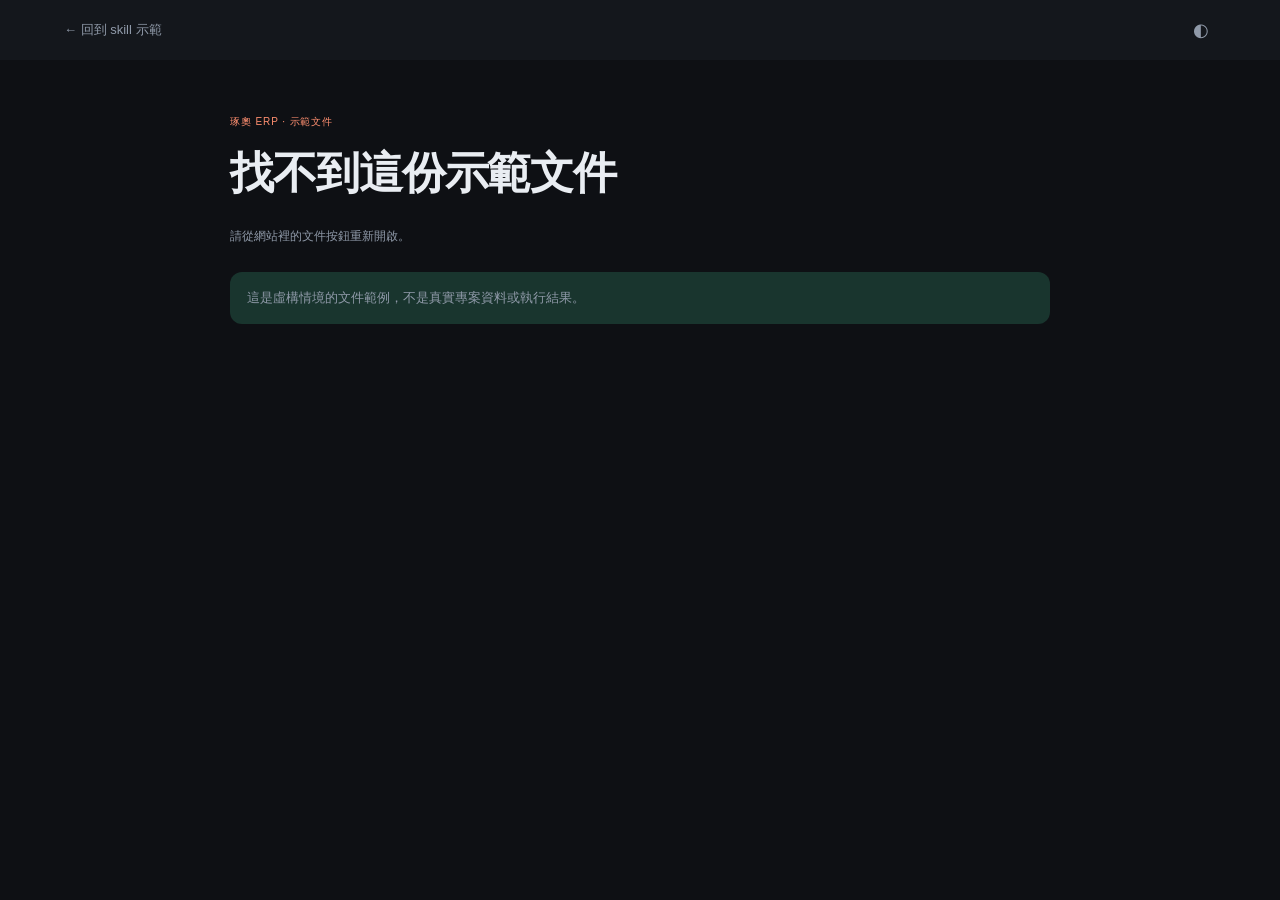
<file: docs/site/document.html>
<!DOCTYPE html>
<html lang="zh-Hant">
<head>
  <meta charset="utf-8">
  <meta name="viewport" content="width=device-width, initial-scale=1">
  <title>示範文件 · 琢奧 ERP</title>
  <link rel="icon" type="image/svg+xml" href="favicon.svg">
  <link rel="stylesheet" href="styles.css">
  <link rel="stylesheet" href="markdown-view.css">
</head>
<body class="document-view">
  <header class="document-view__header">
    <a id="document-back" href="index.html">← 回到 skill 示範</a>
    <button class="theme-toggle" type="button" aria-label="切換配色">◐</button>
  </header>
  <main class="document-sheet" aria-labelledby="document-title">
    <p class="section-kicker">琢奧 ERP · 示範文件</p>
    <h1 id="document-title">正在開啟文件…</h1>
    <p id="document-path"></p>
    <p class="document-disclaimer">這是虛構情境的文件範例，不是真實專案資料或執行結果。</p>
    <pre id="document-content"></pre>
    <noscript>請啟用 JavaScript 以閱讀示範文件。</noscript>
  </main>
    <script src="demos/setup-notion.js"></script>
    <script src="demos/meeting-notes.js"></script>
    <script src="demos/upload-meeting.js"></script>
    <script src="demos/create-tasks.js"></script>
    <script src="demos/sync.js"></script>
    <script src="demos/fetch-task.js"></script>
    <script src="demos/discuss.js"></script>
    <script src="demos/verify.js"></script>
    <script src="demos/update-docs.js"></script>
    <script src="demos/code-review.js"></script>
    <script src="demos/report.js"></script>
    <script src="demos/rename-session.js"></script>
    <script src="demos/wrap-up.js"></script>
    <script src="demos/sync-report.js"></script>
    <script src="demos/find-session.js"></script>
    <script src="demos/improve.js"></script>
  <script src="markdown-view.js"></script>
  <script src="document.js"></script>
</body>
</html>
</file>
<file: docs/site/styles.css>
:root {
  /* Original dark palette: charcoal, coral and mint. */
  --bg: #0e1014;
  --chrome: #111419;
  --panel: #14171c;
  --panel-2: #191d23;
  --panel-3: #20252d;
  --border: #2a303a;
  --text: #e9edf2;
  --muted: #8f99a8;
  --faint: #596271;
  --accent: #ff8f70;
  --mint: #72e0bd;
  --blue: #78b8ff;
  --yellow: #f2cc60;
  --danger: #ff6b7a;
  --orange: #f1b68e;
  --violet: #d5b2dc;
  --on-accent: #25110d;
  --on-color: #0b211a;
  --status-bg: #c95d47;
  --status-text: #fff5f0;
  --sidebar: 238px;
  --agent: 344px;
  --activity: 48px;
  --titlebar: 38px;
  --statusbar: 24px;
  color-scheme: dark;
}

* { box-sizing: border-box; }
html { height: 100%; scroll-behavior: smooth; }
body {
  --accent-soft: color-mix(in srgb, var(--accent) 12%, var(--panel));
  --mint-soft: color-mix(in srgb, var(--mint) 12%, var(--panel));
  --blue-soft: color-mix(in srgb, var(--blue) 12%, var(--panel));
  --yellow-soft: color-mix(in srgb, var(--yellow) 12%, var(--panel));
  --danger-soft: color-mix(in srgb, var(--danger) 12%, var(--panel));
  --accent-border: color-mix(in srgb, var(--accent) 45%, var(--border));
  --mint-border: color-mix(in srgb, var(--mint) 45%, var(--border));
  margin: 0;
  height: 100%;
  overflow: hidden;
  color: var(--text);
  background: var(--bg);
  font-family: ui-monospace, SFMono-Regular, Menlo, Monaco, Consolas, "Liberation Mono", monospace;
  font-size: 13px;
}
button, input { font: inherit; }
button, a { -webkit-tap-highlight-color: transparent; }
button { color: inherit; }
.skip-link { position: fixed; top: -100px; left: 12px; z-index: 100; background: var(--mint); color: var(--on-color); padding: 8px 12px; }
.skip-link:focus { top: 8px; }

.titlebar {
  height: var(--titlebar);
  display: grid;
  grid-template-columns: 120px 1fr 120px;
  align-items: center;
  border-bottom: 1px solid var(--border);
  background: var(--chrome);
  user-select: none;
}
.traffic-lights { display: flex; gap: 7px; padding-left: 15px; }
.traffic-lights i { width: 11px; height: 11px; border-radius: 50%; background: var(--danger); }
.traffic-lights i:nth-child(2) { background: var(--yellow); }
.traffic-lights i:nth-child(3) { background: var(--mint); }
.titlebar__title { justify-self: center; color: var(--muted); font-size: 12px; }
.titlebar__title span { color: var(--text); }
.titlebar__title b { color: var(--faint); font-weight: 400; margin: 0 6px; }
.titlebar__controls { justify-self: end; display: flex; align-items: center; gap: 4px; padding-right: 10px; }
.theme-toggle { border: 0; background: none; color: var(--muted); width: 30px; height: 28px; cursor: pointer; font-size: 18px; }
.theme-toggle:hover { color: var(--text); }
.panel-toggle, .pane-collapse, .chat-panel-close { display: grid; place-items: center; width: 30px; height: 30px; padding: 5px; border: 0; border-radius: 5px; background: transparent; color: var(--muted); cursor: pointer; }
.panel-toggle:hover, .pane-collapse:hover, .chat-panel-close:hover { background: var(--panel-3); color: var(--text); }
.panel-toggle svg, .pane-collapse svg, .chat-panel-close svg { width: 19px; height: 19px; fill: none; stroke: currentColor; stroke-width: 1.6; stroke-linecap: round; stroke-linejoin: round; }

.workspace {
  --explorer-track: var(--sidebar);
  --agent-track: var(--agent);
  height: calc(100vh - var(--titlebar) - var(--statusbar));
  display: grid;
  grid-template-columns: var(--activity) var(--explorer-track) minmax(0, 1fr) var(--agent-track);
  grid-template-rows: minmax(0, 1fr);
  grid-template-areas: "activity explorer editor agent";
}
.activitybar { grid-area: activity; background: var(--chrome); border-right: 1px solid var(--border); display: flex; flex-direction: column; align-items: center; padding: 7px 0; }
.activitybar__button { width: 47px; height: 46px; border: 0; border-left: 2px solid transparent; background: none; display: grid; place-items: center; color: var(--faint); cursor: pointer; text-decoration: none; }
.activitybar__button svg { width: 22px; height: 22px; fill: none; stroke: currentColor; stroke-width: 1.6; stroke-linecap: round; stroke-linejoin: round; }
.activitybar__button:hover { color: var(--text); }
.activitybar__button.is-active { color: var(--text); border-left-color: var(--accent); background: var(--panel-3); }
.activitybar__button--bottom { margin-top: auto; }

.explorer { grid-area: explorer; background: var(--panel); border-right: 1px solid var(--border); display: flex; flex-direction: column; min-height: 0; }
.pane-title { height: 38px; display: flex; align-items: center; justify-content: space-between; padding: 0 7px 0 14px; color: var(--muted); font-size: 10px; letter-spacing: .12em; }
.repo-name { height: 28px; display: flex; align-items: center; gap: 7px; padding: 0 9px; font-size: 11px; font-weight: 700; letter-spacing: .04em; }
.repo-name span, .folder span { color: var(--muted); }
.file-tree { flex: 1; overflow-y: auto; }
.file, .folder { height: 29px; width: 100%; display: flex; align-items: center; gap: 7px; padding: 0 10px; border: 0; background: transparent; color: var(--muted); text-align: left; white-space: nowrap; cursor: pointer; }
.file:hover, .file.is-active { color: var(--text); background: var(--panel-3); }
.folder { color: var(--text); cursor: default; padding-left: 11px; }
.file--nested { padding-left: 29px; }
.file__icon { width: 20px; font-weight: 800; font-size: 10px; }
.file__icon--md { color: var(--blue); }
.file__icon--skill { color: var(--accent); font-size: 15px; }
.file__icon--log { color: var(--yellow); font-size: 14px; }
.file__icon--json { color: var(--mint); }
.explorer__note { margin: 12px; padding: 10px; display: flex; align-items: center; gap: 8px; border: 0; background: var(--panel-2); color: var(--muted); font-size: 10px;  border-radius: 16px; }
.live-dot { width: 7px; height: 7px; border-radius: 50%; background: var(--mint); box-shadow: 0 0 0 3px var(--mint-soft); }

.editor { grid-area: editor; width: min(100%, calc(100vw - var(--activity) - var(--sidebar) - var(--agent))); justify-self: start; min-width: 0; min-height: 0; display: flex; flex-direction: column; background: var(--bg); }
.document-bar { min-height: 38px; display: flex; align-items: center; gap: 9px; padding: 0 15px; border-bottom: 1px solid var(--border); background: var(--panel); }
.document-bar__hint { margin-left: auto; color: var(--muted); font-size: 10px; }
.md-icon { color: var(--blue); font-size: 10px; font-weight: 800; }
.editor__scroll { flex: 1; overflow: auto; position: relative; overflow-anchor: none; }
.scene { min-height: 100%; position: relative; padding: clamp(28px, 5vw, 72px) clamp(30px, 5vw, 78px) 60px 80px;  scroll-margin-top: 38px; }
#welcome.scene { animation: scene-in .32s ease-out; }
@keyframes scene-in { from { opacity: 0; transform: translateY(6px); } to { opacity: 1; transform: none; } }
.line-numbers { position: absolute; left: 22px; top: clamp(28px, 5vw, 72px); color: var(--faint); line-height: 28px; text-align: right; user-select: none; font-size: 11px; }
.scene__content { max-width: 900px; margin: 0 auto; }
.eyebrow { color: var(--muted); font-size: 11px; letter-spacing: .03em; margin-bottom: 19px; }
.eyebrow span { color: var(--accent); }
h1, h2, h3, p { margin-top: 0; }
h1 { margin-bottom: 22px; font-family: -apple-system, BlinkMacSystemFont, "Segoe UI", sans-serif; font-size: clamp(40px, 5.2vw, 76px); line-height: .98; letter-spacing: -.055em; font-weight: 750; max-width: 880px; }
h1 em { color: var(--mint); font-style: normal; }
.is-title-typing .title-type-glyph { visibility: hidden; }
.is-title-typing .title-type-glyph.is-revealed { visibility: visible; }
@media (prefers-reduced-motion: reduce) { .is-title-typing .title-type-glyph { visibility: visible; } }
h2 { margin-bottom: 17px; font-family: -apple-system, BlinkMacSystemFont, "Segoe UI", sans-serif; font-size: clamp(28px, 3.3vw, 50px); line-height: 1.1; letter-spacing: -.035em; max-width: 780px; }
.hero__lede, .scene__intro { max-width: 720px; color: var(--muted); font-family: -apple-system, BlinkMacSystemFont, "Segoe UI", sans-serif; font-size: 16px; line-height: 1.75; }
.hero__lede { font-size: 18px; max-width: 760px; }
.scene__intro code, .guardrail code { color: var(--mint); background: var(--mint-soft); padding: 2px 5px; }
.hero__actions { display: flex; align-items: center; gap: 23px; margin: 30px 0 38px; }
.primary-action { border: 0; background: var(--accent); color: var(--on-accent); font-weight: 800; padding: 11px 15px; cursor: pointer; border-radius: 10px; box-shadow: 0 6px 22px color-mix(in srgb, var(--accent) 14%, transparent); }
.primary-action:hover { filter: brightness(1.08); }
.primary-action span { margin-right: 7px; }
.text-action { border: 0; background: none; color: var(--text); cursor: pointer;  padding: 8px 1px; }
.text-action span { color: var(--mint); }
.before-after { display: grid; grid-template-columns: 1fr 34px 1fr; align-items: stretch; margin-top: 10px; }
.diff-card { border: 1px solid var(--border); background: var(--panel); min-width: 0; }
.diff-card header { padding: 11px 13px; border-bottom: 1px solid var(--border); color: var(--muted); }
.diff-mark { display: inline-grid; place-items: center; width: 18px; height: 18px; margin-right: 7px; }
.diff-card--before .diff-mark { color: var(--danger); background: var(--danger-soft); }
.diff-card--after .diff-mark { color: var(--mint); background: var(--mint-soft); }
.code-row { display: grid; grid-template-columns: 32px minmax(0,1fr); padding: 8px 10px; }
.code-row b { color: var(--faint); font-weight: 400; }
.code-row code { color: var(--muted); white-space: normal; }
.diff-card--before .code-row:nth-child(3) { background: var(--danger-soft); }
.diff-card--after .code-row:nth-child(4) { background: var(--mint-soft); }
.transform-arrow { display: grid; place-items: center; color: var(--accent); font-size: 20px; }
.status-strip { display: flex; flex-wrap: wrap; gap: 23px; margin-top: 20px; color: var(--muted); font-size: 11px; }
.status-strip span { display: flex; align-items: center; gap: 7px; }
.status-icon { width: 19px; height: 19px; display: inline-grid; place-items: center; background: var(--panel-3); color: var(--mint); font-style: normal; }

.why-block, .beliefs { margin-top: clamp(104px, 10vw, 136px); padding-top: 31px; }
.section-kicker { margin-bottom: 13px; color: var(--accent); font-size: 10px; letter-spacing: .09em; }
.why-block > p { max-width: 700px; color: var(--muted); font-family: -apple-system, BlinkMacSystemFont, "Segoe UI", sans-serif; font-size: 15px; line-height: 1.7; }
.pain-map { display: grid; grid-template-columns: repeat(4, 1fr); gap: 18px; margin-top: 27px; }
.pain-map article { min-width: 0; min-height: 238px; padding: 20px; border: 0; background: var(--panel-2);  border-radius: 16px; }
.pain-map article > span { color: var(--faint); font-size: 9px; }
.pain-map h3 { margin: 10px 0 7px; font-family: -apple-system, BlinkMacSystemFont, "Segoe UI", sans-serif; font-size: 15px; }
.pain-map p { color: var(--muted); font-family: -apple-system, BlinkMacSystemFont, "Segoe UI", sans-serif; font-size: 12px; line-height: 1.55; }
.pain-visual { height: 82px; margin-bottom: 13px; position: relative; overflow: hidden;  }
.pain-visual--files i { position: absolute; width: 47px; height: 56px; border: 0; border-radius: 6px; background: var(--blue-soft); box-shadow: 0 6px 12px color-mix(in srgb, var(--bg) 45%, transparent); }
.pain-visual--files i:nth-child(1) { left: 9px; top: 10px; }
.pain-visual--files i:nth-child(2) { left: 28px; top: 15px; }
.pain-visual--files i:nth-child(3) { left: 47px; top: 20px; opacity: .18; transform: translateY(22px); }
.pain-visual--files b { position: absolute; right: 13px; top: 19px; color: var(--danger); font-size: 30px; font-weight: 400; }
.pain-visual--diff { display: flex; align-items: end; gap: 5px; padding: 11px 5px; }
.pain-visual--diff i { width: 15%; background: var(--accent); opacity: .5;  border-radius: 5px 5px 0 0; }
.pain-visual--diff i:nth-child(1) { height: 17px; }
.pain-visual--diff i:nth-child(2) { height: 31px; }
.pain-visual--diff i:nth-child(3) { height: 47px; }
.pain-visual--diff i:nth-child(4) { height: 64px; opacity: 1; }
.pain-visual--memory { display: flex; align-items: center; justify-content: space-around; }
.pain-visual--memory i { width: 35px; height: 35px; display: grid; place-items: center; border: 0; border-radius: 10px; background: var(--blue-soft); color: var(--blue); font-style: normal; }
.pain-visual--memory i:nth-child(2) { border: 0; color: var(--faint); }
.pain-visual--memory i:nth-child(3) { background: var(--yellow-soft); color: var(--yellow); }
.pain-visual--board { display: flex; gap: 6px; align-items: center; }
.pain-visual--board i { flex: 1; height: 53px; padding: 7px; border-radius: 7px; background: var(--panel-3); color: var(--faint); font-style: normal; text-align: right; }
.pain-visual--board i:nth-child(2) { transform: translateY(8px); }

.belief-system { margin-top: 28px; display: grid; grid-template-columns: repeat(3, 1fr); gap: 20px; position: relative; }
.belief-system__center { grid-column: 1 / -1; min-height: 110px; display: flex; align-items: center; justify-content: center; flex-direction: column; border: 0; background: var(--accent-soft); position: relative;  border-radius: 16px; }
.belief-system__center::after { content: none; }
.belief-system__center span { color: var(--accent); font-size: 22px; }
.belief-system__center b { margin: 7px 0 4px; font-family: -apple-system, BlinkMacSystemFont, "Segoe UI", sans-serif; font-size: 18px; }
.belief-system__center small { color: var(--muted); }
.belief-system article { min-height: 116px; padding: 18px; border: 0; background: transparent;  border-radius: 16px; }
.belief-system article > span { color: var(--accent); font-size: 9px; }
.belief-system article b { display: block; margin: 8px 0 6px; font-family: -apple-system, BlinkMacSystemFont, "Segoe UI", sans-serif; font-size: 13px; }
.belief-system article p { margin: 0; color: var(--muted); line-height: 1.5; font-size: 10px; }

.lifecycle-heading { margin-top: clamp(104px, 10vw, 136px); padding-top: 31px; }
.lifecycle-map { display: grid; grid-template-columns: 1fr 70px 1fr 70px 1fr 70px 1fr; gap: 0; align-items: center; margin: 30px 0 22px; padding: 28px 0 53px; position: relative; }
.lifecycle-track { position: absolute; left: 7%; right: 7%; top: 50%; height: 1px; background: var(--border); }
.lifecycle-node { min-width: 0; min-height: 145px; padding: 12px 9px; position: relative; z-index: 1; display: flex; flex-direction: column; align-items: center; justify-content: center; border: 0; background: var(--panel); text-align: center;  border-radius: 16px; }
.lifecycle-node > span { position: absolute; top: 8px; left: 8px; color: var(--faint); font-size: 8px; }
.lifecycle-node i { width: 37px; height: 37px; margin-bottom: 10px; display: grid; place-items: center; background: var(--panel-3); color: var(--blue); font-style: normal; font-weight: 800;  border-radius: 9px; }
.lifecycle-node b { font-size: 11px; }
.lifecycle-node small { color: var(--muted); margin-top: 6px; font-size: 8px; }
.lifecycle-node--notion, .lifecycle-node--result { border-color: var(--mint-border); background: var(--mint-soft); }
.lifecycle-node--notion i, .lifecycle-node--result i { background: var(--mint); color: var(--on-color); }
.lifecycle-command { position: relative; z-index: 2; padding: 4px 2px; background: var(--bg); color: var(--accent); text-align: center; font-size: 8px; }
.lifecycle-return { position: absolute; left: 12%; right: 12%; bottom: 2px; height: 31px;  text-align: center; }
.lifecycle-return::before, .lifecycle-return::after { content: none; }
.lifecycle-return::before { left: -1px; }
.lifecycle-return::after { right: -1px; }
.lifecycle-return span::before { content: "↶"; color: var(--mint); font-size: 20px; }
.lifecycle-return span { position: relative; top: 22px; padding: 0 7px; background: var(--bg); color: var(--faint); font-size: 8px;  display: inline-flex; align-items: center; gap: 8px; }

.flow-visual { display: grid; grid-template-columns: 1fr 72px 1fr 72px 1.1fr; align-items: center; margin: 38px 0 28px; }
.flow-node { min-height: 112px; padding: 15px; border: 0; background: var(--panel); display: flex; flex-direction: column; justify-content: center;  border-radius: 16px; }
.flow-node span { color: var(--muted); font-size: 10px; text-transform: uppercase; }
.flow-node b { margin: 7px 0; font-size: 14px; }
.flow-node small { color: var(--yellow); }
.flow-node--safe { border-color: var(--mint-border); background: var(--mint-soft); }
.flow-node--safe small { color: var(--mint); }
.flow-connector { text-align: center; color: var(--faint); }
.flow-connector i { display: block; height: 1px; background: var(--faint); position: relative; margin-bottom: 9px; }
.flow-connector i::after { content: ""; position: absolute; right: 0; top: -3px; border-left: 6px solid var(--faint); border-top: 3px solid transparent; border-bottom: 3px solid transparent; }
.flow-connector small { font-size: 9px; }
.guardrail { display: flex; gap: 14px; max-width: 740px; padding: 16px; margin-bottom: 27px;  background: var(--yellow-soft);  border-radius: 12px; }
.guardrail__icon { width: 24px; height: 24px; flex: 0 0 24px; display: grid; place-items: center; color: var(--on-color); background: var(--yellow); font-weight: 900;  border-radius: 9px; }
.guardrail b { font-family: -apple-system, BlinkMacSystemFont, "Segoe UI", sans-serif; font-size: 15px; }
.guardrail p { color: var(--muted); margin: 5px 0 0; line-height: 1.55; }

.wrap-modes { display: grid; gap: 24px; margin: 30px 0; }
.wrap-mode { padding: 28px; border: 0; background: var(--panel-2);  border-radius: 16px; }
.wrap-mode header { display: flex; align-items: flex-start; gap: 14px; margin-bottom: 22px; }
.mode-number { padding: 8px; background: var(--accent-soft); color: var(--accent);  border-radius: 9px; }
.wrap-mode--full .mode-number { background: var(--mint-soft); color: var(--mint); }
.wrap-mode h3 { margin: 0 0 9px; font-size: 23px; }
.wrap-mode h3 small { display: block; margin-top: 5px; font-size: 14px; font-weight: 500; color: var(--text); }
.wrap-mode header p, .mode-footnote { color: var(--muted); line-height: 1.7; margin: 0; }
.mode-steps { list-style: none; padding: 0 0 0 13px; margin: 0 0 20px 4px; border-left: 1px solid var(--border); }
.mode-steps li { position: relative; padding: 0 0 20px 9px; display: grid; gap: 7px; }
.mode-steps li:last-child { padding-bottom: 0; }
.mode-steps li::before { content: ""; position: absolute; left: -17px; top: 4px; width: 7px; height: 7px; background: var(--accent); border-radius: 50%; }
.wrap-mode--full .mode-steps li::before { background: var(--mint); }
.mode-steps code { color: var(--text); overflow-wrap: anywhere; }
.mode-steps .mode-step--skipped, .mode-steps .mode-step--skipped code { color: var(--faint); }
.mode-steps .mode-step--skipped::before { background: var(--faint); }
.mode-step--skipped s { text-decoration-thickness: 1px; }
.mode-steps span { color: var(--muted); line-height: 1.65; font-family: -apple-system, BlinkMacSystemFont, "Segoe UI", sans-serif; font-size: 14px; }
.mode-step--notion code { color: var(--mint); }
.mode-footnote { padding-top: 15px; border-top: 1px solid var(--border); font-size: 11px; }
.review-handoff { display: grid; gap: 12px; justify-items: center; margin: 32px 0 20px; color: var(--muted); }
.review-handoff code { padding: 12px 24px; border: 0; background: var(--panel); color: var(--text);  border-radius: 16px; }
.review-handoff span, .review-summary > span { font-size: 11px; color: var(--muted); }
.review-team { display: grid; grid-template-columns: repeat(2, minmax(0, 1fr)); gap: 22px; }
.role-card { min-width: 0; padding: 26px; border: 0;  background: color-mix(in srgb, var(--role-color) 6%, var(--panel-2));  border-radius: 16px; }
.role-card header { display: flex; gap: 13px; align-items: center; }
.role-portrait { width: 64px; height: 72px; flex-shrink: 0; color: var(--role-color); }
.role-card h3 { font-size: 22px; margin: 5px 0; }
.role-card header p { margin: 0; font-size: 11px; color: var(--muted); line-height: 1.6; }
.review-summary { margin-top: 20px; padding: 24px; border: 0; background: var(--panel);  border-radius: 16px; }
.review-summary h3 { margin: 15px 0 12px; line-height: 1.7; }
.review-summary h3 code { color: var(--mint); }
.review-summary p { color: var(--muted); line-height: 1.7; }
.review-levels { display: flex; flex-wrap: wrap; gap: 8px; }
.review-levels span { padding: 6px 9px; background: var(--panel-3); font-size: 10px; color: var(--muted);  border-radius: 9px; }
.review-levels span:first-child { color: var(--danger); }
.review-levels span:nth-child(2) { color: var(--yellow); }
.session-example { border: 0; padding: 18px; background: var(--panel);  border-radius: 16px; }
.session-example > span { font-size: 10px; color: var(--muted); }
.session-example > p { margin: 12px 0 0; line-height: 1.7; }

.timeline { margin: 32px 0 26px; max-width: 740px; }
.timeline__item { display: grid; grid-template-columns: 54px 20px 1fr; min-height: 75px; }
.timeline__item time { color: var(--faint); font-size: 10px; padding-top: 4px; }
.timeline__item > i { width: 9px; height: 9px; margin-top: 3px; border: 2px solid var(--accent); background: var(--bg); position: relative; }
.timeline__item:not(:last-child) > i::after { content: ""; position: absolute; top: 10px; left: 2px; width: 1px; height: 61px; background: var(--border); }
.timeline__item b { color: var(--accent); font-size: 10px; text-transform: uppercase; letter-spacing: .08em; }
.timeline__item p { color: var(--muted); margin-top: 7px; }
.timeline__item--next > i { border-color: var(--mint); }
.timeline__item--next b { color: var(--mint); }
.search-demo { max-width: 650px; display: grid; grid-template-columns: 32px 1fr auto; align-items: center; border: 1px solid var(--border); background: var(--panel); }
.search-demo > span { color: var(--muted); text-align: center; font-size: 17px; }
.search-demo input { height: 40px; border: 0; outline: 0; background: transparent; color: var(--text); min-width: 0; }
.search-demo button { height: 32px; margin-right: 4px; border: 1px solid var(--border); background: var(--panel-3); cursor: pointer; }
.search-demo button:hover { border-color: var(--mint); }
.search-result { max-width: 650px; min-height: 33px; padding-top: 11px; color: var(--mint); font-size: 11px; }

.notion-flow { display: grid; grid-template-columns: 1fr 58px 1fr 58px 1fr 58px 1fr; align-items: center; margin: 40px 0 30px; }
.notion-flow article { min-height: 152px; padding: 12px; border: 0; background: var(--panel); position: relative; display: flex; flex-direction: column; align-items: center; justify-content: center; text-align: center;  border-radius: 16px; }
.notion-flow article > span { position: absolute; top: 8px; left: 9px; color: var(--faint); font-size: 9px; }
.notion-flow article i { width: 39px; height: 39px; margin-bottom: 12px; display: grid; place-items: center; background: var(--panel-3); color: var(--blue); font-style: normal; font-weight: 800;  border-radius: 9px; }
.notion-flow article b { font-size: 11px; }
.notion-flow article small { color: var(--muted); margin-top: 7px; font-size: 9px; }
.notion-flow article.is-done { border-color: var(--mint-border); background: var(--mint-soft); }
.notion-flow article.is-done i { background: var(--mint); color: var(--on-color); }
.notion-arrow { color: var(--accent); text-align: center; }
.notion-arrow small { display: block; color: var(--faint); margin-top: 9px; font-size: 8px; transform: rotate(-90deg); white-space: nowrap; }
.permission-note {  padding: 13px 16px; background: var(--blue-soft); max-width: 750px;  border-radius: 12px; }
.permission-note b, .permission-note span { display: block; }
.permission-note span { color: var(--muted); margin-top: 5px; }

.agent-panel { grid-area: agent; background: var(--panel); border-left: 1px solid var(--border); display: flex; flex-direction: column; min-height: 0; }
.mobile-chat-fab, .mobile-chat-scrim { display: none; }
.chat-header { min-height: 57px; display: flex; align-items: center; gap: 10px; padding: 9px 12px; border-bottom: 1px solid var(--border); }
.chat-header__mark { width: 31px; height: 31px; display: grid; place-items: center; border: 0; background: var(--accent-soft); color: var(--accent); font-size: 16px;  border-radius: 16px; }
.chat-header > div:nth-child(2) { min-width: 0; }
.chat-header b, .chat-header small { display: block; }
.chat-header small { margin-top: 3px; color: var(--muted); font-size: 9px; }
.chat-header small i { display: inline-block; width: 6px; height: 6px; margin-right: 5px; border-radius: 50%; background: var(--mint); }
.chat-reset { margin-left: auto; width: 28px; height: 28px; border: 0; background: transparent; color: var(--muted); cursor: pointer; }
.chat-reset:hover { color: var(--text); background: var(--panel-3); }
.chat-panel-close { flex: 0 0 30px; }
.chat-context { min-height: 35px; padding: 7px 12px; display: flex; align-items: center; gap: 7px;  color: var(--faint); font-size: 9px; }
.chat-context { display: none; }
.chat-context b { color: var(--accent); font-weight: 600; }
.chat-lifecycle { min-height: 42px; padding: 9px 12px; display: grid; grid-template-columns: auto 1fr auto 1fr auto 1fr auto; align-items: center;  color: var(--faint); font-size: 8px; }
.chat-lifecycle i { height: 1px; background: var(--border); }
.chat-lifecycle span { padding: 4px 5px; border: 0; border-radius: 6px; text-align: center; }
.chat-lifecycle span.is-active { color: var(--mint);  background: var(--mint-soft); }
.chat-thread { flex: 1; overflow-y: auto; padding: 15px 12px 8px; }
.chat-message { margin-bottom: 17px; animation: message-in .28s ease-out both; }
@keyframes message-in { from { opacity: 0; transform: translateY(5px); } to { opacity: 1; transform: none; } }
.chat-message--user { animation: user-send .32s cubic-bezier(.16,1,.3,1) both; }
@keyframes user-send { from { opacity: 0; transform: translateY(16px); } to { opacity: 1; transform: none; } }
.chat-message__role { display: flex; align-items: center; gap: 7px; margin-bottom: 6px; color: var(--faint); font-size: 9px; letter-spacing: .07em; text-transform: uppercase; }
.chat-message__role i { width: 16px; height: 16px; display: grid; place-items: center; background: var(--panel-3); color: var(--muted); font-style: normal; font-size: 9px; }
.chat-message--assistant .chat-message__role i { background: var(--accent-soft); color: var(--accent);  border-radius: 5px; }
.chat-bubble { padding: 10px 11px; background: var(--panel-2); border: 0; color: var(--text); line-height: 1.65; font-family: -apple-system, BlinkMacSystemFont, "Segoe UI", sans-serif; font-size: 13px;  border-radius: 16px; }
.chat-message--user .chat-bubble { margin-left: 25px; background: var(--blue-soft); border-color: var(--border); color: var(--text); }
.chat-bubble code { font-family: ui-monospace, SFMono-Regular, Menlo, monospace; color: var(--mint); background: var(--mint-soft); padding: 1px 4px; font-size: 11px; }
.chat-bubble strong { color: var(--text); font-weight: 650; }
.chat-bubble.is-typing::after { content: ""; display: inline-block; width: 6px; height: 14px; margin-left: 3px; vertical-align: -2px; background: var(--accent); animation: caret-blink .75s step-end infinite; }
@keyframes caret-blink { 50% { opacity: 0; } }
.chat-checks { margin: 8px 0 0; padding: 0; list-style: none; }
.chat-checks li { margin: 5px 0; color: var(--muted); font-family: ui-monospace, SFMono-Regular, Menlo, monospace; font-size: 10px; }
.chat-checks li span { color: var(--mint); margin-right: 6px; }
.chat-choices { padding: 5px 12px 10px; display: flex; flex-wrap: wrap; gap: 7px; }
.chat-choices:empty { display: none; }
.chat-choice { border: 0; background: var(--panel-2); padding: 7px 9px; color: var(--text); cursor: pointer; font-size: 10px;  border-radius: 16px; }
.chat-choice:hover { border-color: var(--accent); color: var(--accent); }
.chat-compose { margin: 0 10px 7px; min-height: 42px; padding: 6px 7px 6px 10px; display: flex; align-items: center; gap: 8px; border: 0; background: var(--bg); color: var(--faint);  border-radius: 16px; }
.chat-compose > span { color: var(--mint); }
.chat-compose div { flex: 1; }
.chat-compose.is-composing { color: var(--text); background: var(--panel-3); }
.chat-compose.is-composing div::after { content: ""; display: inline-block; width: 6px; height: 13px; margin-left: 3px; vertical-align: -2px; background: var(--mint); animation: caret-blink .75s step-end infinite; }
.chat-compose button { width: 26px; height: 26px; border: 0; background: var(--panel-3); color: var(--faint); }
.chat-source { margin: 0 11px 10px; color: var(--faint); font-size: 8px; line-height: 1.4; }

.statusbar { height: var(--statusbar); display: flex; align-items: center; justify-content: space-between; padding: 0 9px; background: var(--status-bg); color: var(--status-text); font-size: 10px; user-select: none; }
.statusbar div { display: flex; align-items: center; gap: 15px; }
.statusbar #status-skill { display: inline-flex; align-items: center; gap: 7px; font: 600 10px/1 ui-monospace, SFMono-Regular, Menlo, monospace; }
.statusbar #status-skill[hidden] { display: none; }
.statusbar #status-skill::before { content: ""; width: 5px; height: 5px; border-radius: 50%; background: currentColor; opacity: .78; }
.statusbar #status-page { font: 600 10px/1 ui-monospace, SFMono-Regular, Menlo, monospace; font-variant-numeric: tabular-nums; opacity: .78; }
.statusbar #status-page[hidden] { display: none; }

body:not(.light) {
  --accent-soft: #3b2725;
  --mint-soft: #19352e;
  --blue-soft: #172536;
  --yellow-soft: #242116;
  --danger-soft: #3b2025;
  --accent-border: #5b342d;
  --mint-border: #2a6e5a;
}

/* Catppuccin Latte. https://catppuccin.com/palette/ */
body.light {
  --bg: #eff1f5;
  --chrome: #dce0e8;
  --panel: #e6e9ef;
  --panel-2: #eff1f5;
  --panel-3: #ccd0da;
  --border: #bcc0cc;
  --text: #4c4f69;
  --muted: #5c5f77;
  --faint: #6c6f85;
  --accent: #8839ef;
  --mint: #40a02b;
  --blue: #1e66f5;
  --yellow: #df8e1d;
  --danger: #d20f39;
  --orange: #fe640b;
  --violet: #7287fd;
  --on-accent: #eff1f5;
  --on-color: #4c4f69;
  --status-bg: var(--accent);
  --status-text: var(--on-accent);
  color-scheme: light;
}

@media (max-width: 1180px) {
  :root { --sidebar: 205px; --agent: 300px; }
  .scene { padding-left: 65px; padding-right: 38px; }
  .notion-flow { grid-template-columns: 1fr 38px 1fr 38px 1fr 38px 1fr; }
  .pain-map { grid-template-columns: 1fr 1fr; }
  .belief-system { grid-template-columns: 1fr 1fr; }
  .lifecycle-map { grid-template-columns: 1fr 42px 1fr; gap: 8px 0; }
  .lifecycle-track, .lifecycle-return { display: none; }
  .lifecycle-node:nth-of-type(3) { grid-column: 1; grid-row: 3; }
  .lifecycle-node:nth-of-type(4) { grid-column: 3; grid-row: 3; }
  .lifecycle-command:nth-of-type(4) { display: none; }
}

@media (max-width: 900px) {
  .panel-toggle--chat, .pane-collapse, .chat-panel-close, .activitybar__button[data-toggle-panel="explorer"] { display: none; }
  body { overflow: auto; }
  .titlebar { position: sticky; top: 0; z-index: 20; }
  .workspace { height: auto; min-height: calc(100vh - var(--titlebar) - var(--statusbar)); grid-template-columns: var(--activity) minmax(0, 1fr); grid-template-rows: auto minmax(560px, 70vh); grid-template-areas: "activity editor" "activity agent"; }
  .explorer { display: none; }
  .agent-panel { display: flex; border-left: 0; border-top: 1px solid var(--border); }
  .editor__scroll { overflow: visible; }
  .scene { min-height: 660px; padding: 42px 26px 60px 59px; }
  .line-numbers { left: 14px; top: 42px; }
  .statusbar { position: sticky; bottom: 0; z-index: 20; }
  .statusbar div:nth-child(2) span:not(:last-child) { display: none; }
  .flow-visual { grid-template-columns: 1fr; gap: 8px; }
  .flow-connector { height: 26px; }
  .flow-connector i { width: 1px; height: 26px; margin: auto; }
  .flow-connector i::after { right: -3px; top: auto; bottom: 0; border-left: 3px solid transparent; border-right: 3px solid transparent; border-top: 6px solid var(--faint); border-bottom: 0; }
  .flow-connector small { display: none; }
  .notion-flow { grid-template-columns: 1fr 25px 1fr; gap: 8px 0; }
  .notion-flow .notion-arrow:nth-of-type(2) { display:none; }
  .notion-flow article:nth-of-type(3) { grid-column:1; grid-row:3; }
  .notion-flow article:nth-of-type(4) { grid-column:3; grid-row:3; }
  .notion-flow .notion-arrow:nth-of-type(3) { grid-column:2; grid-row:3; }
  .notion-arrow small { display:none; }
}

@media (max-width: 580px) {
  :root { --activity: 0px; }
  .titlebar { grid-template-columns: 70px 1fr 45px; }
  .traffic-lights { padding-left:10px; gap:5px; }
  .traffic-lights i { width:9px; height:9px; }
  .titlebar__title b, .titlebar__title span { display:none; }
  .activitybar { display:none; }
  .workspace { display:block; }
  body { overflow-x:hidden; }
  .editor, .editor__scroll, .scene, .agent-panel { width:100%; min-width:0; max-width:100%; }
  .editor, .scene, .agent-panel { overflow-x:hidden; }
  .document-bar { position:sticky; top:38px; z-index:10; }
  .scene { padding: 34px 20px 48px; min-height:0; }
  .line-numbers { display:none; }
  h1 { font-size:39px; overflow-wrap:anywhere; }
  h2 { font-size:29px; overflow-wrap:anywhere; }
  .hero__lede, .scene__intro { font-size:15px; }
  .hero__actions { align-items:flex-start; flex-direction:column; gap:10px; }
  .before-after { grid-template-columns:1fr; gap:8px; }
  .transform-arrow { transform:rotate(90deg); }
  .review-team { grid-template-columns:1fr; }
  .wrap-mode, .role-card { padding:18px; }
  .document-bar__hint { font-size:8px; }
  .pain-map, .belief-system { grid-template-columns:1fr; }
  .pain-map article { min-height: 215px; }
  .belief-system__center { grid-column:1; }
  .lifecycle-map { grid-template-columns:1fr; gap:7px; }
  .lifecycle-node, .lifecycle-node:nth-of-type(3), .lifecycle-node:nth-of-type(4), .lifecycle-command { grid-column:1; grid-row:auto; }
  .lifecycle-command { transform:rotate(90deg); }
  .notion-flow { grid-template-columns:1fr; }
  .notion-flow article, .notion-flow article:nth-of-type(3), .notion-flow article:nth-of-type(4) { grid-column:1; grid-row:auto; }
  .notion-arrow, .notion-flow .notion-arrow:nth-of-type(2), .notion-flow .notion-arrow:nth-of-type(3) { display:block; grid-column:1; grid-row:auto; transform:rotate(90deg); }
  .agent-panel { min-height: 560px; }
  .statusbar div:first-child { min-width: 0; gap: 7px; }
  .statusbar #demo-progress { max-width: 105px; overflow: hidden; white-space: nowrap; text-overflow: ellipsis; }
  .statusbar #status-skill { font-size: 8px; }
  .statusbar #status-page { font-size: 8px; white-space: nowrap; }
}

.agent-panel.is-reading .chat-context,
.agent-panel.is-reading .chat-lifecycle,
.agent-panel.is-reading .chat-choices,
.agent-panel.is-reading .chat-compose,
.agent-panel.is-reading .chat-source,
.agent-panel.is-reading .chat-reset {
  display: none;
}
.agent-panel.is-reading .chat-header small i {
  background: var(--faint);
}

@media (prefers-reduced-motion: reduce) {
  *, *::before, *::after { animation-duration: .01ms !important; scroll-behavior: auto !important; transition-duration: .01ms !important; }
}

/* Two lifecycle paths, then one scroll-driven demo per skill. */
:root { --sidebar: 214px; --agent: 380px; }
.file { text-decoration: none; }
.folder { font-size: 10px; height: auto; min-height: 35px; white-space: normal; line-height: 1.5; padding-top: 12px; padding-bottom: 6px; }
.file--nested { padding-left: 22px; font-size: 12px; }
.reading-hint, .lifecycle-note { color: var(--muted); line-height: 1.8; font-family: -apple-system, BlinkMacSystemFont, "Segoe UI", sans-serif; }
.reading-hint { margin-top: 28px; }
.dual-lifecycle { margin: 32px 0 24px; display: grid; gap: 12px; }
.lifecycle-lane { border-radius: 20px; padding: 24px; }
.notion-lane { background: var(--mint-soft); --lane-color: var(--mint); }
.github-lane { background: var(--blue-soft); --lane-color: var(--blue); }
.lifecycle-lane header { display: flex; align-items: center; gap: 13px; margin-bottom: 24px; }
.lane-symbol { display: grid; place-items: center; width: 42px; height: 42px; background: var(--panel); border-radius: 12px; color: var(--lane-color); font-size: 23px; font-weight: 800; }
.lifecycle-lane h3 { font-size: 18px; margin: 0 0 3px; }
.lifecycle-lane header p { color: var(--muted); font-size: 12px; margin: 0; }
.lifecycle-lane ol { display: grid; grid-template-columns: repeat(3, minmax(0, 1fr)); gap: 24px; padding: 0; list-style: none; }
.lifecycle-lane li { position: relative; min-width: 0; font-family: -apple-system, BlinkMacSystemFont, "Segoe UI", sans-serif; }
.lifecycle-lane li:not(:last-child)::after { content: "→"; color: var(--lane-color); position: absolute; right: -19px; top: 0; }
.lifecycle-lane li b { font-size: 13px; line-height: 1.6; }
.lifecycle-lane li small { display: block; margin-top: 9px; color: var(--muted); font-size: 10px; line-height: 1.7; overflow-wrap: anywhere; }
.lane-return { color: var(--lane-color); margin: 23px 0 0; font-size: 11px; line-height: 1.6; }
.lifecycle-bridge { display: flex; align-items: center; justify-content: center; gap: 12px; color: var(--muted); line-height: 1.6; font-size: 11px; padding: 10px; }
.lifecycle-bridge span { color: var(--accent); font-size: 25px; }
.chapter-heading { padding: 70px 48px 42px; max-width: 1040px; margin: 0 auto; }
.chapter-heading h2 { font-size: clamp(29px, 3vw, 44px); line-height: 1.3; }
.chapter-heading p { color: var(--muted); font: 16px/1.85 -apple-system, BlinkMacSystemFont, "Segoe UI", sans-serif; }
.install-ending { min-height: min(100vh, 790px); padding-top: clamp(90px, 12vh, 150px); padding-bottom: 120px; }
.install-ending > p { max-width: 640px; }
.install-ending > p code { color: var(--accent); font-size: .9em; }
.install-method { display: grid; grid-template-columns: repeat(2,minmax(0,1fr)); gap: clamp(24px, 4vw, 58px); margin: 44px 0 36px; max-width: 800px; }
.install-method > div { padding-top: 18px; border-top: 1px solid var(--border); }
.install-method h3 { margin: 0; font-size: 20px; }
.install-method p { margin: 10px 0 18px; font-size: 14px; }
.install-method small { display: block; margin-top: 15px; color: var(--muted); font-size: 12px; }
.install-commands { display: grid; gap: 8px; }
.install-commands code { display: block; padding: 10px 12px; background: var(--panel-2); color: var(--text); border-radius: 5px; font: 12px/1.6 ui-monospace, SFMono-Regular, Menlo, monospace; overflow-wrap: anywhere; }
.install-guide, .install-readme { color: var(--accent); text-decoration: none; font-size: 14px; }
.install-guide:hover, .install-readme:hover { text-decoration: underline; }
.install-actions { display: flex; flex-wrap: wrap; align-items: center; justify-content: center; gap: 18px 26px; }
.install-download { display: inline-flex; justify-content: center; align-items: center; gap: 12px; min-height: 48px; padding: 10px 20px; border: 0; border-radius: 8px; background: var(--accent); color: var(--on-accent); text-decoration: none; font: 700 14px/1.5 -apple-system, BlinkMacSystemFont, "Segoe UI", sans-serif; cursor: pointer; transition: transform .2s ease, background .2s ease; }
.install-download:hover { transform: translateY(-2px); background: color-mix(in srgb, var(--accent) 88%, var(--text)); }
.install-download.is-complete { background: var(--mint); color: var(--on-color); }
@media (max-width: 700px) {
  .install-method { grid-template-columns: minmax(0,1fr); gap: 26px; }
  .install-ending { min-height: 0; padding-bottom: 90px; }
}
.demo-scene { padding: 46px 48px 80px; min-height: calc(100vh - 100px); }
.demo-scene h2 { font-size: clamp(25px, 2.6vw, 38px); line-height: 1.35; letter-spacing: -.025em; }
.demo-eyebrow { display: flex; align-items: center; flex-wrap: wrap; gap: 12px; justify-content: space-between; margin-bottom: 26px; }
.demo-eyebrow > div { display: flex; flex-wrap: wrap; gap: 8px; }
.skill-name { color: var(--accent); font-size: 17px; font-weight: 700; }
.route-label { border-radius: 6px; padding: 4px 7px; font-size: 9px; }
.route-label--notion { color: var(--mint); background: var(--mint-soft); }
.route-label--github { color: var(--blue); background: var(--blue-soft); }
.demo-steps { display: grid; grid-template-columns: repeat(3, minmax(0, 1fr)); list-style: none; margin: 32px 0; padding: 0; gap: 20px; }
.demo-steps li { color: var(--text); font: 13px/1.65 -apple-system, BlinkMacSystemFont, "Segoe UI", sans-serif; }
.demo-steps span { display: block; color: var(--accent); font: 11px/1.5 ui-monospace, monospace; margin-bottom: 9px; }
.demo-input { margin: 24px 0; }
.demo-input span, .demo-reason > span { font-size: 11px; color: var(--mint); }
.demo-input p, .demo-reason p { font: 14px/1.8 -apple-system, BlinkMacSystemFont, "Segoe UI", sans-serif; margin: 7px 0; color: var(--muted); }
.demo-artifact { margin: 26px 0; padding: 22px; border-radius: 18px; background: var(--panel-2); min-width: 0; }
.demo-artifact figcaption { margin-bottom: 18px; overflow-wrap: anywhere; }
.demo-artifact figcaption span { display: block; color: var(--faint); font-size: 10px; margin-bottom: 8px; }
.demo-artifact figcaption b { color: var(--yellow); font-size: 12px; font-weight: 500; }
.demo-artifact pre { font: 12px/1.85 ui-monospace, SFMono-Regular, Menlo, monospace; color: var(--text); white-space: pre-wrap; overflow-wrap: anywhere; margin: 0; }
.demo-reason { padding: 14px 0; }
.demo-file-links { display: flex; flex-wrap: wrap; gap: 12px 22px; margin-top: 18px; }
.demo-file-links a, .ending a { color: var(--muted); font-size: 11px; text-decoration: none; line-height: 1.7; }
.demo-file-links a:hover, .ending a:hover { color: var(--accent); text-decoration: underline; }
.demo-scene .wrap-modes { display: grid; grid-template-columns: 1fr; gap: 20px; margin: 28px 0; }
.wrap-mode { background: var(--mint-soft); border: 0; border-radius: 18px; padding: 25px; }
.wrap-mode + .wrap-mode { background: var(--blue-soft); }
.wrap-mode > small { color: var(--accent); }
.wrap-mode h3 { font: 600 20px/1.5 -apple-system, BlinkMacSystemFont, "Segoe UI", sans-serif; margin-top: 9px; }
.wrap-mode ol { padding-left: 20px; font: 14px/1.85 -apple-system, BlinkMacSystemFont, "Segoe UI", sans-serif; }
.wrap-mode p { font: 13px/1.7 -apple-system, BlinkMacSystemFont, "Segoe UI", sans-serif; color: var(--muted); }
.review-people .review-team { grid-template-columns: repeat(2, minmax(0, 1fr)); gap: 16px; }
.review-people .role-card { padding: 18px; }
.review-people .role-card header { flex-wrap: wrap; }
.chat-header { gap: 9px; }
.chat-thread { min-height: 0; overscroll-behavior: contain; scroll-behavior: auto; overflow-anchor: none; }
.chat-routes { display: flex; gap: 8px; padding: 10px 12px; font-size: 10px; color: var(--faint); }
.chat-routes span { border-radius: 8px; padding: 6px 8px; }
.chat-routes [data-route="notion"].is-active { color: var(--mint); background: var(--mint-soft); }
.chat-routes [data-route="github"].is-active { color: var(--blue); background: var(--blue-soft); }
.chat-entry { margin-bottom: 17px; }
.chat-bubble, .event-body { white-space: pre-wrap; overflow-wrap: anywhere; }
.chat-entry .event-label { display: block; margin-bottom: 6px; color: var(--faint); font-size: 9px; line-height: 1.5; }
.chat-entry .event-body { font: 12px/1.75 -apple-system, BlinkMacSystemFont, "Segoe UI", sans-serif; }
.chat-entry--tool, .chat-entry--artifact { margin-left: 22px; color: var(--muted); padding: 3px 9px; }
.chat-entry--question { padding: 14px; background: var(--yellow-soft); border-radius: 12px; }
.chat-entry--question .event-label { color: var(--yellow); }
.question-prompt { margin: 0 0 10px; font-size: 13px; line-height: 1.65; color: var(--text); }
.question-options { display: flex; flex-wrap: wrap; gap: 7px; }
.question-option {
  min-height: 34px; max-width: 100%; padding: 7px 10px; border: 1px solid var(--border);
  border-radius: 8px; background: var(--panel-2); color: var(--text);
  font: 500 12px/1.45 -apple-system, BlinkMacSystemFont, "Segoe UI", sans-serif;
  text-align: left; white-space: normal; opacity: 1; -webkit-text-fill-color: currentColor;
}
.question-option.is-selected { border-color: transparent; background: var(--yellow); color: #26220f; }
.question-option.is-selected::before { content: "✓"; margin-right: 5px; }
.chat-entry--agent { padding: 12px; border-radius: 12px; background: var(--blue-soft); }
.chat-entry--agent .event-label { color: var(--blue); }
.chat-entry--divider { padding: 20px 4px 8px; color: var(--accent); }
.chat-entry--divider .event-body { font-weight: 700; font-size: 16px; }
.chat-playback, .inline-controls { display: flex; flex-wrap: wrap; justify-content: space-between; gap: 8px; padding: 10px 12px; }
.chat-playback button, .inline-controls button { padding: 7px 9px; background: var(--panel-2); color: var(--muted); border: 0; border-radius: 8px; font-size: 10px; cursor: pointer; }
.chat-playback button:disabled, .inline-controls button:disabled { opacity: .45; cursor: default; }
.chat-compose { font-size: 10px; line-height: 1.6; }
.chat-source { font: 10px/1.6 -apple-system, BlinkMacSystemFont, "Segoe UI", sans-serif; color: var(--muted); padding: 0 3px; }
.agent-panel.is-reading .chat-routes, .agent-panel.is-reading .chat-playback { display: none; }
.inline-demo { display: none; }
.sr-only { position: absolute; width: 1px; height: 1px; padding: 0; margin: -1px; overflow: hidden; clip: rect(0,0,0,0); white-space: nowrap; border: 0; }

/* Restore the original explorer rhythm and diagram-first storytelling. */
:root { --sidebar: 238px; --agent: 344px; }
.lifecycle-graph { position: relative; margin: 34px 0 40px; padding-bottom: 60px; }
.lifecycle-main-path { display: grid; grid-template-columns: 1fr 40px 1fr 40px 1fr 40px 1fr; margin: 0; padding: 0; gap: 0; position: relative; z-index: 2; }
.lifecycle-main-path .lifecycle-node { min-height: 146px; grid-column: auto; grid-row: auto; }
.lifecycle-main-path .lifecycle-command { font-size: 7px; padding: 0; background: transparent; word-break: normal; transform: none; display: block; grid-column: auto; grid-row: auto; overflow-wrap: anywhere; }
.lifecycle-main-path .lifecycle-command span { display: block; font-size: 20px; margin-bottom: 7px; }
.lifecycle-main-path .lifecycle-node small { font-size: 8px; line-height: 1.7; }
.lifecycle-branch-lines { position: absolute; z-index: 0; pointer-events: none; top: 0; left: 0; width: 100%; height: 420px; overflow: visible; color: var(--blue); }
.lifecycle-branch-lines > path { stroke: var(--blue); stroke-width: 1.5; fill: none; vector-effect: non-scaling-stroke; opacity: .7; }
.lifecycle-branch-lines circle { fill: var(--blue); }
.github-branch-caption { position: relative; z-index: 1; height: 110px; display: flex; gap: 9px; align-items: center; padding: 28px 15px 0; justify-content: center; }
.github-branch-caption > span { font-size: 24px; color: var(--blue); }
.github-branch-caption > b { color: var(--blue); font-size: 13px; }
.github-branch-caption > small { background: var(--bg); padding: 4px 7px; color: var(--muted); font-size: 10px; line-height: 1.5; max-width: 230px; }
.github-branch-path { display: grid; grid-template-columns: 1fr 34px 1fr 34px 1fr; gap: 0; align-items: center; position: relative; z-index: 1; }
.branch-node { min-width: 0; min-height: 154px; background: var(--panel-2); border-radius: 16px; padding: 18px 10px; display: flex; flex-direction: column; align-items: center; text-align: center; }
.branch-node > i { font-style: normal; width: 36px; height: 36px; border-radius: 10px; display: grid; place-items: center; background: var(--blue-soft); color: var(--blue); font-size: 23px; margin-bottom: 10px; }
.branch-node > b { font: 600 13px/1.6 -apple-system, BlinkMacSystemFont, "Segoe UI", sans-serif; }
.branch-node > small { color: var(--blue); font-size: 9px; margin-top: 8px; line-height: 1.5; }
.branch-node p { margin: 8px 0 0; color: var(--muted); font: 11px/1.6 -apple-system, BlinkMacSystemFont, "Segoe UI", sans-serif; }
.branch-node--done { background: var(--blue-soft); }
.branch-node--done > i { background: var(--blue); color: var(--bg); }
.branch-step-arrow { color: var(--blue); text-align: center; font-size: 22px; }
.branch-return-label { margin-top: 16px; color: var(--blue); text-align: right; font-size: 10px; line-height: 1.7; }
.lifecycle-graph .lifecycle-return { display: block; bottom: 0; left: 0; right: 0; }
.lifecycle-graph .lifecycle-return span { font-size: 10px; top: 0; }
.folder { min-height: 0; height: 29px; padding: 0 10px 0 11px; font-size: 13px; white-space: nowrap; }
.file--nested { padding-left: 29px; }
.file.is-active { background: var(--panel-3); }
.dual-lifecycle { gap: 0; }
.lifecycle-lane { padding: 24px 0; border-radius: 0; background: transparent; }
.lifecycle-lane header { margin-bottom: 22px; }
.lane-symbol { background: var(--panel-2); }
.lane-journey { display: grid; grid-template-columns: 1fr 30px 1fr 30px 1fr 30px 1fr; align-items: center; position: relative; }
.journey-node { min-height: 144px; min-width: 0; padding: 17px 8px; background: var(--panel-2); border-radius: 16px; display: flex; flex-direction: column; align-items: center; justify-content: center; text-align: center; }
.journey-node i { width: 38px; height: 38px; border-radius: 11px; display: grid; place-items: center; background: var(--panel-3); color: var(--lane-color); font-size: 23px; font-style: normal; margin-bottom: 15px; }
.journey-node b { font: 600 12px/1.5 -apple-system, BlinkMacSystemFont, "Segoe UI", sans-serif; }
.journey-node small { margin-top: 7px; color: var(--muted); font-size: 9px; line-height: 1.6; }
.notion-lane .journey-node--lit { background: var(--mint-soft); }
.github-lane .journey-node--lit { background: var(--blue-soft); }
.journey-node--lit i { color: var(--bg); background: var(--lane-color); }
.journey-arrow { text-align: center; color: var(--lane-color); font-size: 20px; position: relative; align-self: center; }
.journey-arrow small { position: absolute; top: 27px; left: 50%; transform: translateX(-50%); width: 60px; color: var(--muted); font-size: 7px; line-height: 1.5; overflow-wrap: anywhere; }
.journey-loop { padding: 18px 0 0; text-align: center; color: var(--lane-color); font-size: 10px; }
.lifecycle-bridge { padding: 20px 0; justify-content: flex-start; gap: 18px; }
.lifecycle-bridge span { width: 42px; text-align: center; }
.lifecycle-bridge b { display: block; color: var(--text); font: 500 13px/1.6 -apple-system, BlinkMacSystemFont, "Segoe UI", sans-serif; }
.lifecycle-bridge small { display: block; color: var(--muted); margin-top: 4px; font-size: 11px; }
.skill-visual { margin: 34px 0; font-family: -apple-system, BlinkMacSystemFont, "Segoe UI", sans-serif; }
.picture-flow { display: grid; grid-template-columns: minmax(0,1fr) 65px minmax(0,1fr); align-items: center; }
.picture-node { padding: 23px 15px; min-height: 154px; display: flex; align-items: center; flex-direction: column; justify-content: center; background: var(--panel-2); border-radius: 18px; text-align: center; min-width: 0; }
.picture-node i { width: 44px; height: 44px; display: grid; place-items: center; font-style: normal; color: var(--accent); font-size: 27px; background: var(--accent-soft); border-radius: 12px; margin-bottom: 16px; }
.picture-node b { font-size: 15px; line-height: 1.5; }
.picture-node small { font-size: 11px; line-height: 1.7; color: var(--muted); margin-top: 6px; }
.tone-mint { background: var(--mint-soft); }
.tone-mint i { color: var(--mint); background: var(--panel); }
.tone-blue { background: var(--blue-soft); }
.tone-blue i { color: var(--blue); background: var(--panel); }
.picture-arrow { color: var(--accent); text-align: center; padding: 7px 2px; }
.picture-arrow > span { font-size: 28px; display: block; }
.picture-arrow small { display: block; font-size: 10px; color: var(--muted); line-height: 1.6; margin-top: 7px; }
.picture-paper { padding: 22px 18px; min-width: 0; background: var(--panel-2); border-radius: 9px 22px 9px 9px; box-shadow: 0 7px 0 -2px var(--panel), 0 16px 25px color-mix(in srgb, var(--bg) 30%, transparent); }
.picture-paper header { color: var(--yellow); display: flex; align-items: center; gap: 10px; font-size: 15px; margin-bottom: 18px; }
.picture-paper header span { font-size: 22px; }
.picture-paper p { font-size: 12px; color: var(--muted); line-height: 1.8; margin: 10px 0; }
.picture-paper p b, .picture-paper .fresh { color: var(--mint); font-weight: 500; }
.picture-chat { display: flex; flex-direction: column; gap: 14px; padding: 16px 0; }
.picture-chat span { font-size: 12px; line-height: 1.6; background: var(--blue-soft); padding: 14px 12px; border-radius: 14px 14px 14px 3px; align-self: flex-start; }
.picture-chat span:nth-child(2) { align-self: flex-end; background: var(--accent-soft); border-radius: 14px 14px 3px 14px; }
.picture-caption { color: var(--muted); text-align: center; font-size: 12px; line-height: 1.8; margin: 25px 0 0; }
.picture-hub > .picture-node, .picture-merge > .picture-node { width: 65%; margin: 0 auto; }
.hub-branches { display: grid; grid-template-columns: 1fr 1fr; gap: 20px; padding-top: 34px; position: relative; }
.hub-branches::before { content: "↙　↘"; position: absolute; top: 1px; left: 50%; transform: translateX(-50%); color: var(--accent); font-size: 25px; }
.visual-setup-notion .picture-hub { position: relative; width: 100%; max-width: 320px; margin: 0 auto; }
.visual-setup-notion .hub-relations { position: absolute; z-index: 0; inset: 0 auto auto 0; width: 100%; height: auto; aspect-ratio: 320 / 250; overflow: visible; pointer-events: none; }
.visual-setup-notion .hub-relation { fill: none; stroke-width: 2; vector-effect: non-scaling-stroke; }
.visual-setup-notion .hub-relation--tasks { stroke: var(--yellow); }
.visual-setup-notion .hub-relation--meetings { stroke: var(--blue); }
.visual-setup-notion .hub-relation--handoff { stroke: var(--accent); stroke-dasharray: 5 5; }
.visual-setup-notion .hub-relation-arrow { fill: none; stroke: var(--accent); stroke-width: 2; vector-effect: non-scaling-stroke; }
.visual-setup-notion .hub-relations circle { fill: var(--accent); }
.visual-setup-notion .hub-relations circle:nth-of-type(2) { fill: var(--yellow); }
.visual-setup-notion .hub-relations circle:nth-of-type(3) { fill: var(--blue); }
.visual-setup-notion .picture-hub > .picture-node { position: relative; z-index: 1; width: 30%; max-width: none; margin: 0 auto; }
.visual-setup-notion .hub-branches { z-index: 1; grid-template-columns: 30% 30%; justify-content: space-between; max-width: none; margin: 0; padding-top: 18%; }
.visual-setup-notion .hub-branches::before { content: none; }
.visual-setup-notion .hub-branches .picture-node { position: relative; width: 100%; max-width: none; }
.visual-setup-notion .hub-link-note { margin: 9% 0 0; color: var(--accent); text-align: center; font-size: 11px; line-height: 1.6; }
.visual-setup-notion .picture-caption { margin-top: 14px; }
.task-branch { display: grid; grid-template-columns: .85fr 1.15fr; gap: 32px; align-items: center; }
.branch-source { position: relative; }
.branch-source::after { content: "→"; position: absolute; right: -25px; top: 45%; color: var(--accent); }
.branch-results { display: grid; gap: 15px; }
.branch-results article { display: flex; align-items: center; gap: 12px; background: var(--panel-2); border-radius: 14px; padding: 15px; }
.branch-results b { font-size: 13px; }
.branch-results p { color: var(--muted); font-size: 11px; line-height: 1.6; margin: 5px 0 0; }
.task-symbol { width: 30px; height: 30px; border-radius: 9px; display: grid; place-items: center; font-size: 20px; flex-shrink: 0; }
.task-symbol.new { color: var(--mint); background: var(--mint-soft); }
.task-symbol.link { color: var(--blue); background: var(--blue-soft); }
.task-symbol.later { color: var(--yellow); background: var(--yellow-soft); }
.merge-sources { display: grid; grid-template-columns: 1fr 1fr; gap: 18px; }
.merge-arrow { text-align: center; color: var(--mint); font-size: 30px; padding: 6px; }
.decision-question { text-align: center; padding: 15px 0 25px; line-height: 1.7; }
.decision-question span { display: block; color: var(--accent); font-size: 30px; margin-bottom: 9px; }
.decision-question b { font-size: 17px; }
.decision-options { display: grid; grid-template-columns: 1fr 1fr; gap: 18px; }
.decision-options article { background: var(--panel-2); border-radius: 17px; padding: 22px; }
.decision-options article.selected { background: var(--mint-soft); }
.decision-options small { display: block; color: var(--muted); margin-bottom: 12px; }
.decision-options .selected small { color: var(--mint); }
.decision-options b { font-size: 14px; }
.decision-options p { color: var(--muted); font-size: 12px; line-height: 1.7; margin: 9px 0 0; }
.paper-merge { display: grid; grid-template-columns: .8fr 65px 1.2fr; align-items: center; }
.paper-stack { display: grid; gap: 10px; padding: 15px 0; }
.paper-stack span { padding: 18px 12px; background: var(--blue-soft); color: var(--blue); border-radius: 9px; font-size: 13px; transform: rotate(-3deg); }
.paper-stack span:nth-child(2) { transform: translateX(5px) rotate(2deg); background: var(--accent-soft); color: var(--accent); }
.paper-stack span:last-child { transform: rotate(-1deg); background: var(--yellow-soft); color: var(--yellow); }
.spec-tree > .picture-paper { width: 70%; margin: 0 auto; }
.tree-stem { height: 40px; width: 2px; background: var(--accent); margin: 0 auto; opacity: .6; }
.spec-leaves { display: grid; grid-template-columns: repeat(3, minmax(0,1fr)); gap: 14px; }
.spec-leaves .picture-node { min-height: 150px; padding: 18px 10px; }
.ripple-origin { background: var(--accent-soft); color: var(--accent); padding: 24px; border-radius: 70px; text-align: center; font-size: 12px; line-height: 2; width: 85%; margin: 0 auto 28px; }
.ripple-origin b { color: var(--text); font-size: 16px; }
.ripple-targets { display: grid; grid-template-columns: 1fr 1fr; gap: 14px; }
.ripple-targets span { background: var(--panel-2); padding: 20px; border-radius: 14px; font-size: 13px; text-align: center; }
.mini-browser { border-radius: 16px; background: var(--panel-2); overflow: hidden; }
.mini-browser header { padding: 13px 15px; display: flex; align-items: center; gap: 5px; background: var(--panel-3); }
.mini-browser header i { width: 7px; height: 7px; border-radius: 50%; background: var(--accent); }
.mini-browser header i:nth-child(2) { background: var(--yellow); }
.mini-browser header i:nth-child(3) { background: var(--mint); }
.mini-browser header span { font-size: 10px; color: var(--muted); margin-left: 7px; }
.mini-product { display: flex; align-items: center; padding: 24px 17px; gap: 15px; }
.product-cube { font-size: 34px; color: var(--blue); }
.mini-product b { display: block; font-size: 14px; }
.mini-product small { color: var(--muted); font-size: 11px; }
.mini-product strong { font-size: 11px; margin-left: auto; padding: 10px; color: var(--on-color); background: var(--mint); border-radius: 9px; }
.mini-success { color: var(--mint); text-align: center; padding: 14px; background: var(--mint-soft); font-size: 12px; }
.evidence-link { text-align: center; color: var(--muted); margin: 20px 0; font-size: 12px; }
.database-proof { display: flex; align-items: center; gap: 17px; justify-content: center; }
.database-proof > span { font-size: 30px; color: var(--mint); }
.database-proof b { display: block; font-size: 14px; }
.database-proof small { display: block; margin-top: 5px; color: var(--muted); font-size: 11px; line-height: 1.7; }
.verification-picture { display: grid; gap: 14px; }
.verification-row { display: flex; align-items: center; gap: 17px; padding: 22px; background: var(--mint-soft); border-radius: 16px; }
.verification-row > span { color: var(--mint); font-size: 27px; }
.verification-row b { display: block; font-size: 14px; }
.verification-row small { display: block; color: var(--muted); margin-top: 6px; font-size: 11px; line-height: 1.6; }
.verification-row.pending { background: var(--yellow-soft); }
.verification-row.pending > span { color: var(--yellow); }
.picture-compare { display: grid; grid-template-columns: minmax(0,1fr) 35px minmax(0,1fr); align-items: center; }
.picture-before > span, .picture-after > span { display: block; color: var(--faint); font-size: 10px; margin-bottom: 13px; }
.picture-before > span { color: var(--danger); }
.picture-after > span { color: var(--mint); }
.picture-before { opacity: .7; }
.picture-compare p { font-size: 14px; line-height: 1.8; }
.picture-compare small { color: var(--muted); font-size: 12px; line-height: 1.7; }
.picture-paper s { text-decoration-color: var(--danger); }
.report-ingredients { display: grid; grid-template-columns: 1fr 1fr; gap: 12px; }
.report-ingredients span { background: var(--panel-2); padding: 15px; border-radius: 10px; color: var(--blue); font-size: 12px; }
.report-picture > .picture-paper { max-width: 380px; margin: 0 auto; }
.session-window { padding: 20px 16px; background: var(--panel-2); border-radius: 16px; font-size: 13px; line-height: 1.7; }
.session-window > span { display: block; font-size: 26px; margin-bottom: 10px; color: var(--accent); }
.session-window small { display: block; margin-top: 10px; font-size: 10px; }
.picture-after .session-window { background: var(--mint-soft); }
.wrap-origin { text-align: center; padding: 18px; border-radius: 15px; background: var(--panel-2); width: 65%; margin: 0 auto; }
.wrap-fork, .wrap-destinations { display: grid; grid-template-columns: 1fr 1fr; gap: 20px; text-align: center; }
.wrap-fork { color: var(--accent); padding: 18px 0; font: 14px/1.6 ui-monospace, monospace; }
.wrap-destinations > div { background: var(--mint-soft); padding: 20px 10px; border-radius: 16px; font-size: 14px; }
.wrap-destinations > div:last-child { background: var(--blue-soft); }
.handoff-state { display: grid; gap: 10px; margin-top: 24px; color: var(--muted); font-size: 11px; }
.handoff-state span { background: var(--panel-2); padding: 12px; border-radius: 10px; }
.handoff-state span:last-child { background: var(--mint-soft); color: var(--mint); }
.memory-search { background: var(--panel-2); border-radius: 12px; padding: 17px; color: var(--mint); font-size: 14px; }
.memory-picture .timeline p { font-size: 13px; line-height: 1.7; }
.memory-picture .timeline__item { min-height: 93px; }
.memory-picture .timeline__item:not(:last-child) > i::after { height: 76px; }
.improve-loop { margin: 26px 0 0; text-align: center; color: var(--mint); font-size: 13px; }

button:focus-visible, a:focus-visible { outline: 2px solid var(--accent); outline-offset: 3px; }
select:focus-visible { outline: 2px solid var(--accent); outline-offset: 3px; }
.explorer-shortcuts { position: sticky; top: 0; z-index: 2; background: var(--panel); padding-bottom: 6px; }
.skill-related[hidden] { display: none; }
.skill-related { margin: 1px 8px 5px 39px; border-left: 1px solid var(--border); }
.skill-related .file--document { height: 30px; gap: 7px; padding-left: 9px; border-radius: 0 5px 5px 0; font-size: 11px; }
.skill-folder__children .skill-related { margin-left: 37px; }
.skill-folder__children .skill-related .file--document { padding-left: 9px; }
.skill-related .file--document.is-active { color: var(--blue); background: var(--blue-soft); box-shadow: -2px 0 0 var(--blue); }
.file--document > span:not(.md-icon):not(.document-icon) { overflow: hidden; text-overflow: ellipsis; }
.file--document > small { margin-left: auto; color: var(--mint); font-size: 7px; }
.md-icon { display: inline-grid; place-items: center; min-width: 20px; flex: 0 0 20px; color: var(--blue); font: 800 10px/1.2 ui-monospace, SFMono-Regular, Menlo, monospace; }
.section-cta > .md-icon { color: var(--blue); }
.file__icon--skill { color: var(--accent); }
.file--skill-folder { position: relative; }
.skill-folder-caret { position: absolute; left: 7px; color: var(--muted); font-size: 12px; }
.skill-folder__children { padding-left: 16px; }
.skill-folder__children .file { font-size: 11px; }
.skill-folder:has(.skill-folder__children .is-active) > .skill-entry > .file--skill-folder { color: var(--accent); }
.chat-documents { display: flex; flex-wrap: wrap; gap: 7px; margin-top: 10px; }
.chat-document-chip { display: inline-flex; align-items: center; gap: 7px; max-width: 100%; padding: 8px 10px; color: var(--text); background: var(--panel-3); border-radius: 8px; text-decoration: none; font: 11px/1.5 ui-monospace, SFMono-Regular, Menlo, monospace; }
.chat-document-chip > span:nth-child(2) { overflow-wrap: anywhere; }
.chat-document-chip > span:last-child { color: var(--mint); }
.chat-document-chip:hover { background: var(--mint-soft); }
.chat-header { flex-wrap: wrap; }
.chat-header__mark { flex: 0 0 28px; }
.chat-header > div:nth-child(2) { flex: 1; }
.chat-header .chat-host-name { font-size: 12px; }
.host-picker { margin-left: auto; }
.host-picker select { max-width: 115px; padding: 6px 3px; border: 0; border-radius: 6px; color: var(--text); background: var(--panel-3); font: 11px/1.4 -apple-system, BlinkMacSystemFont, "Segoe UI", sans-serif; cursor: pointer; }
.chat-reset { flex: 0 0 24px; margin-left: 0; }
.chat-ready { display: none; margin: 32px 18px 0; padding: 22px 18px; background: var(--panel-2); border-radius: 16px; color: var(--muted); }
.is-reading .chat-ready { display: block; }
.chat-ready .ready-mark { display: grid; place-items: center; width: 32px; height: 32px; margin-bottom: 14px; color: var(--mint); background: var(--mint-soft); border-radius: 50%; }
.chat-ready b { display: block; color: var(--text); font-size: 13px; }
.chat-ready p { font-size: 12px; line-height: 1.7; }
.chat-ready small { display: block; font-size: 11px; line-height: 1.8; }
.agent-panel.is-reading .chat-header small i { background: var(--mint); }
.chat-lifecycle { display: flex; justify-content: space-between; gap: 4px; min-height: 36px; padding: 4px 12px 8px; }
.chat-lifecycle > span { position: relative; flex: 1; min-width: 0; padding: 6px 1px; font: 11px/1.4 ui-monospace, SFMono-Regular, Menlo, monospace; }
.chat-lifecycle > span:not(:last-child)::after { content: "›"; position: absolute; right: -6px; color: var(--faint); }
.chat-lifecycle svg, .lifecycle-node i svg { width: 20px; height: 20px; fill: none; stroke: currentColor; stroke-width: 1.6; stroke-linecap: round; stroke-linejoin: round; }
.chat-skill-event { background: none; border: 0; border-radius: 0; }
.chat-skill-event .event-body { color: var(--text); }
.chat-entry .skill-command { font-family: ui-monospace, SFMono-Regular, Menlo, Consolas, monospace; font-size: 12px; color: var(--mint); }
.chat-message--assistant { margin-right: 25px; }
.chat-message--user .chat-message__role { justify-content: flex-end; }
.document-return { margin-top: 32px; min-width: 88px; background: var(--accent); color: var(--on-accent); font-weight: 700; }
.meeting-flow { display: grid; grid-template-columns: minmax(0, .85fr) repeat(3, minmax(0, 1.1fr)); gap: 14px 24px; margin: 28px 0 0; padding: 0; list-style: none; }
.meeting-flow-step { display: grid; grid-template-rows: subgrid; grid-row: span 5; gap: 8px; position: relative; min-width: 0; }
.meeting-flow-node { position: relative; display: grid; align-content: start; gap: 8px; min-width: 0; padding-top: 4px; }
.meeting-flow-step:not(:last-child)::before { content: ""; position: absolute; left: 20px; right: -12px; top: 9px; height: 1px; background: var(--accent); }
.meeting-flow-step:not(:last-child)::after { content: "›"; position: absolute; right: -17px; top: -1px; color: var(--accent); font-size: 18px; line-height: 20px; }
.meeting-node-icon { position: relative; width: 11px; height: 11px; border-radius: 50%; background: var(--panel-3); box-shadow: 0 0 0 3px var(--bg); transition: background .25s, box-shadow .25s; }
.meeting-flow-step.is-current .meeting-node-icon { background: var(--accent); box-shadow: 0 0 0 4px var(--accent-soft); }
.meeting-flow-step.is-done::before { background: var(--mint); }
.meeting-flow-step.is-done::after { color: var(--mint); }
.meeting-flow-step::before { transition: background .3s; }
.meeting-flow-node > h3 { margin: 5px 0 0; font-size: 16px; line-height: 1.6; }
.meeting-transform { color: var(--muted); font-size: 11px; line-height: 1.8; }
.meeting-flow-node h3 .skill-name { display: block; color: var(--accent); font: 600 12px/1.8 ui-monospace, SFMono-Regular, Menlo, monospace; white-space: nowrap; }
.meeting-flow-detail { min-width: 0; }
.meeting-summary { margin: 0; color: var(--text); font-size: 12px; line-height: 1.8; }
.meeting-description { margin: 8px 0 12px; color: var(--muted); font-size: 13px; line-height: 1.8; }
.meeting-result { margin: 0; color: var(--accent); font-size: 11px; line-height: 1.7; }
.meeting-flow-step > .document-preview { align-self: start; justify-self: stretch; max-width: none; }
.demo-scene .document-preview.meeting-preview { position: relative; grid-template-rows: auto minmax(0, 1fr); gap: 4px; padding: 10px; box-shadow: 0 5px 18px #00000008; }
.demo-scene .meeting-preview figcaption { gap: 5px; }
.demo-scene .meeting-preview .document-preview-excerpt { height: 220px; }
.demo-scene .meeting-preview .document-preview-excerpt::after { height: 78px; }
.meeting-preview .document-preview-open { padding: 8px; }
.meeting-preview .method-notes, .meeting-preview .method-tasks, .meeting-preview .method-workspace { padding-top: 0; }
.meeting-preview .meeting-source p, .meeting-preview .method-tasks > div { background: var(--panel-3); }
.meeting-source { margin: 0; padding: 10px 0; align-self: start; min-width: 0; }
.meeting-source figcaption { color: var(--muted); font-size: 11px; margin-bottom: 12px; }
.meeting-source p { margin: 8px 0; padding: 8px; background: var(--panel-2); border-radius: 8px 8px 8px 2px; color: var(--muted); font-size: 11px; line-height: 1.7; }
.meeting-source p:nth-of-type(2) { margin-left: 10px; }
.meeting-workflow .workflow-output { opacity: 0; visibility: hidden; transform: translateY(6px); transition: opacity .3s ease, transform .3s ease, visibility .3s; }
.meeting-workflow .workflow-output.is-revealed { opacity: 1; visibility: visible; transform: none; }
.meeting-step-actions { display: grid; align-content: start; gap: 8px; min-width: 0; }
.stage-view, .stage-play { display: block; padding: 9px 10px; border-radius: 8px; border: 0; background: var(--panel-2); color: var(--text); font: 11px/1.6 -apple-system, BlinkMacSystemFont, "Segoe UI", sans-serif; text-align: left; text-decoration: none; cursor: pointer; }
.stage-play { color: var(--accent); background: var(--accent-soft); }
.stage-view:hover, .stage-play:hover { filter: brightness(1.15); }
.method-notes, .method-tasks, .method-workspace { align-self: start; min-width: 0; min-height: 185px; padding: 12px 0; }
.method-notes > b, .method-workspace > b { font-size: 12px; line-height: 1.7; }
.method-notes dl { margin: 12px 0 0; }
.method-notes dt { color: var(--accent); font-size: 10px; margin-top: 10px; }
.method-notes dd { margin: 3px 0 0; font-size: 12px; line-height: 1.7; color: var(--muted); }
.method-tasks > small { font-size: 10px; line-height: 1.7; color: var(--yellow); }
[data-flow-state="done"] .method-tasks > small { color: var(--mint); }
.method-tasks > div { display: grid; gap: 5px; padding: 10px; background: var(--panel-2); border-radius: 8px; margin-top: 10px; }
.method-tasks span { color: var(--accent); font-size: 10px; }
.method-tasks b { font-size: 12px; font-weight: 500; line-height: 1.7; }
.method-tasks > p { font-size: 10px; line-height: 1.7; color: var(--muted); }
.method-workspace > div { display: grid; gap: 4px; padding: 10px 0; }
.method-workspace > div + div { border-top: 1px solid var(--border); }
.method-workspace span { color: var(--text); font-size: 12px; }
.method-workspace small { color: var(--muted); font-size: 10px; line-height: 1.7; }
.method-workspace > div:first-of-type small { color: var(--blue); }
.meeting-sync-branch { display: grid; grid-template-columns: 18px minmax(0, 1fr); gap: 8px; margin: 14px 0 0; padding: 4px 0 0; color: var(--muted); }
.meeting-sync-branch > span { color: var(--blue); font-size: 22px; }
.meeting-sync-branch h3 { margin: 0 0 6px; }
.meeting-sync-branch b { color: var(--text); font-size: 12px; font-weight: 500; }
.meeting-sync-branch p { font-size: 12px; line-height: 1.8; margin: 5px 0; }
.meeting-sync-branch .skill-name { display: inline-block; font: 11px/1.7 ui-monospace, SFMono-Regular, Menlo, monospace; color: var(--accent); }
.meeting-sync-branch a { color: var(--blue); font-size: 11px; line-height: 1.8; text-decoration: none; }
.meeting-sync-branch a:hover { text-decoration: underline; }
.meeting-sync-branch .meeting-step-actions { display: flex; flex-wrap: wrap; align-items: center; }
.meeting-sync-branch .meeting-step-actions .playback-cta { width: auto; }
.meeting-sync-branch .meeting-sync-result { color: var(--mint); }
.meeting-sync-branch.is-current > span { color: var(--accent); }
/* The IDE's reading column can be narrow even on a desktop display. */
.scene__content { container-type: inline-size; }
@container (max-width: 640px) {
  .meeting-flow { grid-template-columns: minmax(0, 1fr); gap: 36px; }
  .meeting-flow-step { grid-row: auto; grid-template-rows: auto; padding-left: 24px; }
  .meeting-node-icon { position: absolute; left: -24px; top: 13px; }
  .meeting-flow-step:not(:last-child)::before { left: 5px; right: auto; top: 28px; bottom: -36px; width: 1px; height: auto; }
  .meeting-flow-step:not(:last-child)::after { content: ""; box-sizing: border-box; left: 1.5px; right: auto; top: auto; bottom: -34px; width: 8px; height: 8px; border: solid currentColor; border-width: 0 1.5px 1.5px 0; transform: rotate(45deg); font-size: 0; line-height: 0; }
  .meeting-flow-step > .document-preview { max-width: 330px; justify-self: start; }
  .meeting-flow-step > .meeting-preview::after { display: none; }
  .meeting-sync-branch { margin-left: 0; }
}
@media (prefers-reduced-motion: reduce) {
  .meeting-node-icon { transition: none; }
  .meeting-workflow .workflow-output, .meeting-flow-step::before { transition: none; transform: none; }
}
.demo-eyebrow .skill-name, .demo-eyebrow .workflow-name { white-space: normal; line-height: 1.7; }
.workflow-name { color: var(--accent); font-size: 14px; }
.editor [hidden] { display: none !important; }
.document-bar { flex: 0 0 auto; padding: 0; gap: 0; overflow-x: auto; scrollbar-width: thin; }
.editor-tab-item { display: flex; flex: 0 0 auto; align-items: center; background: var(--panel); }
.editor-tab-item:has([aria-selected="true"]) { background: var(--bg); box-shadow: inset 0 2px var(--accent); }
.editor-tab { display: flex; align-items: center; gap: 8px; border: 0; background: none; color: var(--muted); font: inherit; white-space: nowrap; padding: 13px 15px; cursor: pointer; }
.editor-tab[aria-selected="true"] { color: var(--text); }
.editor-tab-close { border: 0; border-radius: 4px; background: none; color: var(--muted); font-size: 17px; padding: 2px 7px; margin-right: 8px; cursor: pointer; }
.editor-tab-close:hover { background: var(--panel-3); color: var(--text); }
.editor-documents { display: flex; flex: 1; min-height: 0; min-width: 0; }
.editor-document { flex: 1; min-width: 0; overflow: auto; background: var(--bg); }
.editor-document-path { color: var(--muted); font: 12px/1.8 ui-monospace, monospace; overflow-wrap: anywhere; }
.editor-document-content { white-space: pre-wrap; overflow-wrap: anywhere; font: 13px/1.95 ui-monospace, SFMono-Regular, Menlo, monospace; }
.document-preview { --preview-bg: color-mix(in srgb, var(--panel-2) 90%, white); position: relative; width: 100%; max-width: 330px; min-width: 0; margin: 0; padding: 15px; border-radius: 4px; background: var(--preview-bg); color: var(--text); justify-self: center; align-self: center; clip-path: polygon(0 0, calc(100% - 12px) 0, 100% 12px, 100% 100%, 0 100%); }
.document-preview::before { content: ""; position: absolute; z-index: 1; top: 0; right: 0; width: 12px; height: 12px; background: linear-gradient(45deg, color-mix(in srgb, var(--panel-3) 80%, var(--muted)) 49%, transparent 51%); border-bottom-left-radius: 2px; pointer-events: none; }
.document-preview figcaption { padding-right: 8px; }
.preview-code-line { display: grid; grid-template-columns: 15px minmax(0, 1fr); gap: 7px; min-height: 1.8em; }
.preview-line-number { color: var(--faint); text-align: right; user-select: none; }
.meeting-preview .workflow-output { counter-reset: preview-row -1; }
.meeting-preview :is(.meeting-source > p, .method-notes dt, .method-notes dd, .method-tasks > small, .method-tasks > div, .method-tasks > p, .method-workspace > div) { position: relative; padding-left: 18px; }
.meeting-preview :is(.meeting-source > p, .method-notes dt, .method-notes dd, .method-tasks > small, .method-tasks > div, .method-tasks > p, .method-workspace > div)::before { counter-increment: preview-row; content: counter(preview-row); position: absolute; left: 0; top: 0; color: var(--faint); font: 10px/1.8 ui-monospace, SFMono-Regular, Menlo, monospace; }
.meeting-preview .method-tasks > small { display: block; }
.meeting-preview .meeting-source p { margin-left: 0; }
.meeting-preview :is(.meeting-source > p, .method-tasks > div, .method-workspace > div)::before { top: 9px; }
.document-preview figcaption { display: flex; align-items: center; gap: 9px; margin-bottom: 14px; }
.document-preview figcaption > div { min-width: 0; }
.document-preview figcaption b { font: 600 12px/1.6 ui-monospace, SFMono-Regular, Menlo, monospace; overflow-wrap: anywhere; }
.document-preview figcaption small { display: block; font-size: 10px; line-height: 1.6; color: var(--muted); }
.document-preview-excerpt { position: relative; height: 126px; overflow: hidden; }
.document-preview-excerpt pre { margin: 0; white-space: pre-wrap; overflow-wrap: anywhere; color: var(--muted); font: 11px/1.8 ui-monospace, SFMono-Regular, Menlo, monospace; }
.document-preview.is-preview-typing .preview-type-line { animation: preview-type .78s steps(16, end) both; animation-delay: var(--preview-delay, 0ms); }
@keyframes preview-type { from { opacity: 0; clip-path: inset(0 100% 0 0); } to { opacity: 1; clip-path: inset(0 0 0 0); } }
@media (prefers-reduced-motion: reduce) { .document-preview.is-preview-typing .preview-type-line { animation: none; } }
.document-preview-excerpt::after { content: ""; position: absolute; inset: auto 0 0; height: 62px; background: linear-gradient(transparent, var(--preview-bg) 94%); pointer-events: none; }
.document-preview-open { position: absolute; z-index: 2; bottom: 12px; left: 12px; right: 12px; display: flex; align-items: center; justify-content: space-between; gap: 10px; margin: 0; padding: 9px 10px; background: var(--panel-3); border-radius: 8px; box-shadow: 0 3px 12px #00000026; color: var(--text); text-decoration: none; font-size: 11px; line-height: 1.5; }
.document-preview-open > span { color: var(--mint); }
.document-preview-open:hover { background: var(--mint-soft); }
.document-preview-row { display: grid; grid-template-columns: repeat(auto-fit, minmax(min(100%, 215px), 1fr)); align-items: start; gap: 16px; margin: 22px 0; }
.illustrated-output { display: grid; grid-template-columns: minmax(0, 1fr) minmax(180px, .85fr); align-items: start; gap: 20px; margin: 22px 0; }
.illustrated-output > * { min-width: 0; }
.illustrated-output > .document-preview-row { margin: 0; grid-template-columns: minmax(0, 1fr); }
.illustrated-output > .wrap-modes { margin: 0; }
.illustrated-output:has(> .review-people) { grid-template-columns: minmax(0, 1.8fr) minmax(180px, .85fr); }
.illustrated-output > .review-people .review-team { grid-template-columns: repeat(2, minmax(0, 1fr)); gap: 10px; }
.spec-tree > .document-preview, .report-picture > .document-preview { margin: auto; }
.paper-stack span { padding: 10px 12px; font-size: 11px; }
@media (max-width: 900px) {
  .editor-documents { min-height: calc(100dvh - 130px); }
  .editor-document { overflow: visible; }
}
.section-actions { display: flex; flex-wrap: wrap; align-items: center; justify-content: center; gap: 10px; margin: 26px 0 12px; }
.section-cta { display: inline-flex; align-items: center; justify-content: center; gap: 8px; border: 0; border-radius: 10px; padding: 11px 14px; font: 500 12px/1.5 -apple-system, BlinkMacSystemFont, "Segoe UI", sans-serif; text-decoration: none; cursor: pointer; }
.section-cta--replay { color: var(--on-accent); background: var(--accent); }
.section-cta--document { color: var(--text); background: var(--panel-3); }
.section-cta--document > span { color: var(--muted); }
.section-cta:hover { filter: brightness(1.1); }
body.document-view { overflow: auto; height: auto; min-height: 100%; font-family: -apple-system, BlinkMacSystemFont, "Segoe UI", sans-serif; }
.document-view__header { display: flex; justify-content: space-between; align-items: center; padding: 16px clamp(20px, 5vw, 70px); background: var(--panel); }
.document-view__header a { color: var(--muted); font-size: 13px; text-decoration: none; }
.document-view__header .theme-toggle { margin: 0; }
.document-sheet { max-width: 940px; margin: 0 auto; padding: 55px clamp(20px, 5vw, 60px) 90px; }
.document-sheet h1 { font-size: clamp(28px, 5vw, 44px); letter-spacing: -.025em; line-height: 1.4; overflow-wrap: anywhere; }
#document-path { color: var(--muted); font: 12px/1.8 ui-monospace, monospace; overflow-wrap: anywhere; }
.document-disclaimer { color: var(--muted); background: var(--mint-soft); padding: 14px 17px; border-radius: 12px; margin: 25px 0; font-size: 13px; line-height: 1.8; }
#document-content { margin: 30px 0 0; white-space: pre-wrap; overflow-wrap: anywhere; font: 14px/1.95 ui-monospace, SFMono-Regular, Menlo, monospace; }
@media (min-width: 901px) and (max-width: 1240px) {
  :root { --sidebar: 185px; --agent: 320px; }
  .workspace { grid-template-columns: var(--activity) var(--explorer-track) minmax(0, 1fr) var(--agent-track); }
  .demo-scene, .chapter-heading { padding-left: 28px; padding-right: 28px; }
  .file--nested { padding-left: 16px; font-size: 11px; }
  .review-people .review-team { grid-template-columns: 1fr; }
}
@media (min-width: 901px) {
  body.explorer-collapsed .workspace { --explorer-track: 0px; }
  body.explorer-collapsed .explorer { display: none; }
  body.explorer-collapsed .editor { margin-left: var(--sidebar); }
  body.chat-collapsed .workspace { --agent-track: 0px; }
  body.chat-collapsed #claude-chat { display: none; }
}
@media (max-width: 900px) {
  .workspace { grid-template-areas: "activity editor"; grid-template-rows: auto; }
  .mobile-chat-fab { position: fixed; z-index: 70; right: max(16px, env(safe-area-inset-right)); bottom: max(20px, env(safe-area-inset-bottom)); display: inline-flex; align-items: center; gap: 8px; min-height: 52px; max-width: calc(100vw - 32px); padding: 10px 15px; border: 0; border-radius: 14px; background: var(--accent); color: var(--on-accent); box-shadow: 0 9px 24px #0005; font: 700 13px/1.2 -apple-system, BlinkMacSystemFont, "Segoe UI", sans-serif; cursor: pointer; }
  .mobile-chat-fab svg { width: 21px; height: 21px; flex: 0 0 21px; fill: none; stroke: currentColor; stroke-width: 1.8; stroke-linecap: round; stroke-linejoin: round; }
  .mobile-chat-fab small { max-width: 115px; overflow: hidden; text-overflow: ellipsis; white-space: nowrap; font: 600 11px/1.2 ui-monospace, SFMono-Regular, Menlo, monospace; opacity: .85; }
  .mobile-chat-fab small:empty { display: none; }
  .mobile-chat-fab:focus-visible, #claude-chat .chat-panel-close:focus-visible { outline: 2px solid var(--mint); outline-offset: 3px; }
  .mobile-chat-scrim { position: fixed; z-index: 71; inset: 0; background: #0009; }
  #claude-chat { display: none; position: fixed; z-index: 72; inset: auto 12px max(12px, env(safe-area-inset-bottom)) auto; width: min(480px, calc(100vw - 24px)); height: min(740px, calc(100dvh - 24px - env(safe-area-inset-bottom))); min-height: 0; border: 1px solid var(--border); border-radius: 16px; box-shadow: 0 18px 48px #0008; overflow: hidden; }
  body.mobile-chat-open { overflow: hidden; }
  body.mobile-chat-open .mobile-chat-scrim, body.mobile-chat-open #claude-chat { display: flex; }
  /* Messenger-style chat head: while the chat is open the button parks above the dialog's top-right corner. */
  .mobile-chat-fab { --chat-bottom: max(12px, env(safe-area-inset-bottom)); transition: transform .3s cubic-bezier(.16,1,.3,1); }
  #claude-chat { height: min(740px, calc(100dvh - 88px - env(safe-area-inset-bottom))); }
  body.mobile-chat-open .mobile-chat-fab { z-index: 73; }
  body.mobile-chat-open:not(.mobile-chat-closing) .mobile-chat-fab { transform: translateY(calc(max(20px, env(safe-area-inset-bottom)) - var(--chat-bottom) - min(740px, calc(100dvh - 88px - env(safe-area-inset-bottom))) - 12px)); min-width: 52px; justify-content: center; padding: 10px; border-radius: 50%; }
  body.mobile-chat-open .mobile-chat-fab small { display: none; }
  body.mobile-chat-open:not(.mobile-chat-closing) #claude-chat { transform-origin: calc(100% - 38px) 100%; animation: mobile-chat-expand .3s cubic-bezier(.16,1,.3,1) both; }
  body.mobile-chat-open:not(.mobile-chat-closing) .mobile-chat-scrim { animation: mobile-scrim-in .3s ease-out both; }
  body.mobile-chat-closing #claude-chat { transform-origin: calc(100% - 38px) 100%; animation: mobile-chat-contract .19s ease-in both; }
  body.mobile-chat-closing .mobile-chat-scrim { animation: mobile-scrim-out .19s ease-in both; }
  #claude-chat .chat-header { flex: 0 0 auto; }
  #claude-chat .chat-thread { min-height: 0; }
  #claude-chat .chat-panel-close { display: grid; position: relative; min-width: 44px; min-height: 44px; }
  #claude-chat .chat-panel-close svg { display: none; }
  #claude-chat .chat-panel-close::before, #claude-chat .chat-panel-close::after { content: ""; position: absolute; width: 17px; height: 2px; border-radius: 1px; background: currentColor; transform: rotate(45deg); }
  #claude-chat .chat-panel-close::after { transform: rotate(-45deg); }
  .inline-demo { display: none; }
  .chapter-heading { padding: 44px 28px 20px; }
  .demo-scene { padding: 35px 28px 55px; min-height: 0; scroll-margin-top: 90px; }
}
@keyframes mobile-chat-expand { from { opacity: .4; transform: translateY(24px) scale(.78); } to { opacity: 1; transform: translateY(0) scale(1); } }
@keyframes mobile-chat-contract { from { opacity: 1; transform: translateY(0) scale(1); } to { opacity: .2; transform: translateY(24px) scale(.78); } }
@keyframes mobile-scrim-in { from { opacity: 0; } to { opacity: 1; } }
@keyframes mobile-scrim-out { from { opacity: 1; } to { opacity: 0; } }
@media (prefers-reduced-motion: reduce) { body.mobile-chat-open #claude-chat, body.mobile-chat-open .mobile-chat-scrim { animation: none !important; } .mobile-chat-fab { transition: none !important; } }
@media (max-width: 580px) {
  .lifecycle-main-path { grid-template-columns: 1fr 28px 1fr; gap: 24px 0; }
  .lifecycle-main-path .lifecycle-node:nth-of-type(3) { grid-column: 1; grid-row: 2; }
  .lifecycle-main-path .lifecycle-node:nth-of-type(4) { grid-column: 3; grid-row: 2; }
  .lifecycle-main-path .lifecycle-command:nth-of-type(2) { display: flex; position: absolute; top: 135px; left: 50%; transform: translateX(-50%); width: 84px; align-items: center; justify-content: center; gap: 5px; background: var(--bg); padding: 1px 4px; font-size: 8px; }
  .lifecycle-main-path .lifecycle-command:nth-of-type(2) span { transform: rotate(135deg); font-size: 16px; margin: 0; }
  .lifecycle-main-path .lifecycle-command:nth-of-type(3) { grid-column: 2; grid-row: 2; }
  .lifecycle-main-path .lifecycle-node { min-height: 132px; }
  /* Branch line paths are routed in app.js from the measured card positions. */
  .github-branch-caption { height: 110px; padding-top: 0; flex-wrap: wrap; gap: 4px 9px; align-content: center; }
  .github-branch-caption > span { background: var(--bg); line-height: 1.2; }
  .github-branch-caption small { flex: 0 0 calc(100% - 33px); margin-left: 33px; max-width: none; padding: 0; }
  .github-branch-path { grid-template-columns: 1fr 15px 1fr 15px 1fr; }
  .branch-node { padding: 15px 5px; min-height: 168px; }
  .branch-node > b { font-size: 11px; }
  .branch-node > small { font-size: 8px; overflow-wrap: anywhere; }
  .branch-node p { font-size: 10px; }
  .branch-step-arrow { font-size: 15px; }
  .lane-journey { grid-template-columns: 1fr 28px 1fr; gap: 12px 0; }
  .journey-node:nth-child(5) { grid-column: 1; grid-row: 2; }
  .journey-node:nth-child(7) { grid-column: 3; grid-row: 2; }
  .journey-arrow:nth-child(4) { display: none; }
  .journey-arrow:nth-child(6) { grid-column: 2; grid-row: 2; }
  .journey-node { min-height: 132px; }
  .picture-flow, .paper-merge { grid-template-columns: 1fr; gap: 10px; }
  .picture-arrow { display: flex; align-items: center; justify-content: center; gap: 14px; }
  .picture-flow > .picture-arrow > span, .paper-merge > .picture-arrow > span { transform: rotate(90deg); }
  .picture-arrow small { margin-top: 0; }
  .picture-paper { box-shadow: 0 6px 0 -2px var(--panel); }
  .task-branch { grid-template-columns: 1fr; gap: 32px; }
  .branch-source::after { right: 50%; top: auto; bottom: -28px; transform: rotate(90deg); }
  .branch-source .picture-node { min-height: 130px; }
  .decision-options { gap: 12px; }
  .decision-options article { padding: 18px 14px; }
  .hub-branches, .merge-sources, .spec-leaves { gap: 12px; }
  .spec-leaves .picture-node { padding: 14px 7px; }
  .picture-node b { font-size: 13px; }
  .picture-node small { font-size: 10px; }
  .ripple-targets span { padding: 16px 10px; }
  .picture-compare { grid-template-columns: 1fr; gap: 17px; }
  .picture-compare > .picture-arrow { transform: rotate(90deg); }
  .picture-compare .picture-paper { min-height: 120px; }
  .lifecycle-lane { padding: 22px 18px; }
  .lifecycle-lane ol { grid-template-columns: 1fr; gap: 26px; }
  .lifecycle-lane li:not(:last-child)::after { content: "↓"; left: 0; top: auto; bottom: -23px; }
  .lifecycle-lane li small { margin-top: 4px; }
  .demo-scene { padding: 30px 20px 45px; }
  .chapter-heading { padding: 45px 20px 20px; }
  .demo-eyebrow { gap: 9px; }
  .demo-artifact { padding: 18px; }
  .demo-steps { gap: 12px; }
  .demo-steps li { font-size: 12px; }
  .review-people .review-team { grid-template-columns: 1fr; }
  .inline-demo .chat-thread { height: 390px; }
  .statusbar { font-size: 8px; }
  .document-bar__hint { max-width: 110px; }
}

/* Compact illustrations, without changing the overview lifecycle or hiding text. */
.demo-scene { min-height: 0; padding-top: 36px; padding-bottom: 48px; }
#demo-chapters { padding-top: 48px; }
#demo-chapters > .demo-chapter + .demo-chapter,
#demo-chapters > .demo-chapter > .demo-scene + .demo-scene { margin-top: clamp(48px, 6vw, 88px); }
#demo-chapters > .ending { margin-top: clamp(64px, 8vw, 112px); }
.demo-scene .skill-visual { margin: 24px 0; }
.demo-scene .picture-node { display: grid; grid-template-columns: minmax(0, 1fr); align-content: center; justify-items: center; width: 100%; max-width: 140px; aspect-ratio: 1; min-height: 0; padding: 10px; border-radius: 11px; justify-self: center; }
.demo-scene .picture-node i { width: 28px; height: 28px; font-size: 19px; border-radius: 8px; margin-bottom: 7px; }
.demo-scene .picture-node b { font-size: 13px; }
.demo-scene .picture-node small { margin-top: 3px; font-size: 11px; }
.demo-scene .picture-flow { grid-template-columns: minmax(0, .8fr) 42px minmax(0, 1.2fr); }
.demo-scene .picture-arrow > span { font-size: 22px; }
.demo-scene .picture-caption { margin-top: 12px; }
.demo-scene .hub-branches { gap: 10px; padding-top: 25px; }
.demo-scene .visual-setup-notion .hub-branches { gap: 0; max-width: none; padding-top: 18%; }
.demo-scene .merge-sources { gap: 12px; }
.demo-scene .hub-branches, .demo-scene .merge-sources { max-width: 292px; margin-inline: auto; }
.demo-scene .decision-question { padding: 0 0 12px; }
.demo-scene .decision-question span { font-size: 23px; margin-bottom: 5px; }
.demo-scene .decision-question b { font-size: 14px; }
.demo-scene .decision-options { gap: 10px; }
.demo-scene .decision-options article { padding: 12px; border-radius: 11px; }
.demo-scene .decision-options small { margin-bottom: 6px; }
.demo-scene .verification-picture { gap: 9px; }
.demo-scene .verification-row { padding: 12px; gap: 10px; border-radius: 11px; }
.demo-scene .verification-row > span { font-size: 20px; }
.demo-scene .verification-row b { font-size: 13px; }
.demo-scene .document-preview { display: grid; grid-template-rows: 42px minmax(0, 1fr); gap: 8px; height: 248px; padding: 12px; border-radius: 4px; }
.demo-scene .document-preview .document-preview-excerpt { height: auto; min-height: 0; align-self: stretch; }
.demo-scene .document-preview-excerpt::after { height: 70px; }
.demo-scene .document-preview figcaption { margin: 0; align-self: start; }
.demo-scene .report-picture { display: grid; grid-template-columns: minmax(0, .8fr) 42px minmax(0, 1.2fr); align-items: center; }
.demo-scene .report-ingredients { grid-template-columns: 1fr; gap: 8px; }
.demo-scene .report-ingredients span { padding: 10px; }
.demo-scene .evidence-link { margin: 0; padding: 0 5px; }
.demo-scene .role-card { padding: 14px; border-radius: 11px; }
.demo-scene .role-card header { flex-wrap: wrap; gap: 8px; }
.demo-scene .role-portrait { width: 42px; height: 47px; }
.demo-scene .role-card h3 { font-size: 17px; }
.demo-scene .wrap-mode { display: flex; flex-direction: column; padding: 16px; border-radius: 11px; }
.demo-scene .wrap-modes { grid-template-columns: repeat(2, minmax(0, 1fr)); align-items: stretch; gap: 16px; }
.demo-scene .wrap-mode--quick { background: var(--panel-2); }
.demo-scene .wrap-mode--full { background: var(--mint-soft); }
.demo-scene .wrap-mode header { gap: 10px; margin-bottom: 20px; }
.demo-scene .wrap-mode h3 { margin: 0 0 9px; }
.demo-scene .mode-steps { padding-left: 13px; }
.demo-scene .mode-steps code { font-size: 12px; }
.demo-scene .mode-steps span { font-size: 13px; }
.demo-scene .mode-footnote { margin-top: auto; border-top: 0; padding-top: 6px; }
.demo-scene .flow-visual { grid-template-columns: minmax(0, 1fr) 40px minmax(0, 1fr) 40px minmax(0, 1fr); margin: 24px 0 20px; }
.demo-scene .flow-node { display: grid; grid-template-columns: minmax(0, 1fr); align-content: center; width: 100%; max-width: 140px; aspect-ratio: 1; min-height: 0; padding: 12px; border-radius: 11px; min-width: 0; justify-self: center; }
.demo-scene .flow-node b { font-size: 13px; }
.demo-scene .flow-node small { font-size: 11px; line-height: 1.6; }
.demo-scene .wrap-origin, .demo-scene .wrap-destinations > div { padding: 12px; border-radius: 11px; }
.demo-scene .wrap-fork { padding: 10px 0; }
.demo-scene .session-window { padding: 12px; border-radius: 11px; }
.demo-scene .session-window > span { font-size: 20px; margin-bottom: 6px; }
.demo-scene .memory-search { padding: 11px; }
.demo-scene .memory-picture .timeline { margin: 18px 0 0; }
.demo-scene .memory-picture .timeline__item { min-height: 78px; }
.demo-scene .memory-picture .timeline__item:not(:last-child) > i::after { height: 61px; }
@container (max-width: 560px) {
  .illustrated-output:has(> .review-people) { grid-template-columns: minmax(0, 1fr); }
}
@container (max-width: 440px) {
  .illustrated-output { grid-template-columns: minmax(0, 1fr); gap: 14px; }
  .demo-scene .picture-flow, .demo-scene .report-picture { grid-template-columns: minmax(0, 1fr); gap: 10px; }
  .demo-scene .picture-flow > .picture-arrow > span { transform: rotate(90deg); }
  .demo-scene .document-preview { justify-self: start; }
  .demo-scene .wrap-modes { grid-template-columns: minmax(0, 1fr); }
  .demo-scene .flow-visual { grid-template-columns: minmax(0, 1fr) 22px minmax(0, 1fr) 22px minmax(0, 1fr); }
  .demo-scene .flow-node { padding: 10px 7px; }
  /* Cards stay side by side here, so the connectors point right, not down. */
  .demo-scene .flow-connector { height: auto; }
  .demo-scene .flow-connector i { width: auto; height: 1px; margin: 0; }
  .demo-scene .flow-connector i::after { right: 0; top: -3px; bottom: auto; border-left: 6px solid var(--faint); border-right: 0; border-top: 3px solid transparent; border-bottom: 3px solid transparent; }
}

/* Each workflow has its own visual metaphor. Color marks meaning, not whole tiles. */
.demo-scene .picture-node { background: var(--panel-2); }
.demo-scene .picture-node i { background: transparent; width: 30px; height: 30px; }
.picture-node svg { width: 26px; height: 26px; fill: none; stroke: currentColor; stroke-width: 1.6; stroke-linecap: round; stroke-linejoin: round; }
.visual-setup-notion .hub-branches .picture-node:first-child i { color: var(--yellow); }
.visual-setup-notion .hub-branches .picture-node:last-child i { color: var(--blue); }

.demo-scene .verification-picture { display: block; padding: 0; }
.verify-cycle { display: grid; grid-template-columns: repeat(3, minmax(0, 1fr)); gap: 18px; margin: 0; padding: 0; list-style: none; }
.verify-cycle li { position: relative; display: grid; justify-items: center; align-content: start; gap: 7px; min-width: 0; text-align: center; }
.verify-cycle li:not(:last-child)::after { content: "→"; position: absolute; right: -15px; top: 15px; color: var(--muted); }
.verify-cycle li > span { display: grid; place-items: center; width: 46px; aspect-ratio: 1; background: var(--panel-2); border-radius: 9px; color: var(--accent); font-size: 22px; }
.verify-cycle li:nth-child(2) > span { color: var(--yellow); }
.verify-cycle b { font-size: 13px; line-height: 1.6; }
.verify-cycle small { color: var(--muted); font-size: 11px; line-height: 1.7; }
.verify-repeat { margin: 17px 0; text-align: center; color: var(--accent); font-size: 12px; line-height: 1.7; }
.verify-repeat > span { font-size: 21px; vertical-align: middle; }
.verify-passed { color: var(--mint); font-size: 13px; line-height: 1.8; margin: 0; }
.verify-blocked { color: var(--muted); font-size: 12px; line-height: 1.8; margin: 10px 0 0; }
.demo-scene .verification-row { display: grid; grid-template-columns: 20px minmax(0, 1fr); gap: 12px; align-items: start; background: transparent; border-radius: 0; padding: 13px 0; }
.demo-scene .verification-row + .verification-row { border-top: 1px solid var(--border); }
.demo-scene .verification-row > span { display: grid; place-items: center; width: 20px; aspect-ratio: 1; margin-top: 2px; color: var(--mint); background: var(--mint-soft); border-radius: 4px; font-size: 14px; }
.demo-scene .verification-row.pending > span { color: var(--yellow); background: var(--yellow-soft); }
.demo-scene .verification-row.pending { background: transparent; }

.demo-scene .report-stack { position: relative; isolation: isolate; display: grid; align-content: center; gap: 9px; width: 100%; max-width: 160px; aspect-ratio: 1; padding: 16px 12px; margin: 8px; background: var(--panel-2); border-radius: 5px 18px 5px 5px; box-shadow: 0 8px 22px color-mix(in srgb, var(--bg) 35%, transparent); justify-self: center; }
.report-stack::before, .report-stack::after { content: ""; position: absolute; inset: 0; background: var(--panel-3); border-radius: inherit; z-index: -1; transform: translate(-5px, 5px) rotate(-5deg); }
.report-stack::after { background: var(--panel); transform: translate(5px, -5px) rotate(4deg); z-index: -2; }
.demo-scene .report-stack > span { background: none; padding: 0; color: var(--text); border-radius: 0; font-size: 11px; line-height: 1.6; }
.demo-scene .report-stack > span:first-child { color: var(--yellow); }
.demo-scene .report-stack > span:last-child { color: var(--muted); }
.report-picture .evidence-link > span { display: block; font-size: 22px; color: var(--accent); }
.report-picture .evidence-link > small { display: block; font-size: 10px; line-height: 1.7; }

.demo-scene .decision-options article { position: relative; background: transparent; padding: 12px 0; border-radius: 0; }
.demo-scene .decision-options article.selected { background: transparent; }
.demo-scene .decision-options small { display: inline-block; padding: 4px 7px; background: var(--panel-2); border-radius: 5px; color: var(--muted); }
.demo-scene .decision-options .selected small { background: var(--accent-soft); color: var(--accent); }
.decision-options b { display: block; }
.visual-update-docs .picture-before p { padding-left: 12px; border-left: 3px solid var(--danger); }
.demo-scene .picture-after .session-window { background: var(--panel-2); }
.picture-after .session-window > span { color: var(--yellow); }
.demo-scene .handoff-state span { background: none; border-radius: 0; padding: 3px 0; }
.demo-scene .handoff-state span:last-child { color: var(--mint); }
.visual-improve .improve-loop { color: var(--accent); }
@container (max-width: 440px) {
  .report-picture .evidence-link > span { transform: rotate(90deg); }
}

/* Method-led compositions: convergence, quality loop, handoff rail, memory layers. */
.method-layout { --method-orange: #ff8f70; margin: 32px 0 12px; font-family: -apple-system, BlinkMacSystemFont, "Segoe UI", sans-serif; }
body.light .method-layout { --method-orange: #b83c12; }
.method-layout h3 { margin: 0 0 10px; font-size: 18px; line-height: 1.65; }
.method-layout h3 .skill-name, .method-layout .skill-name { color: var(--method-orange); font: 600 15px/1.7 ui-monospace, SFMono-Regular, Menlo, monospace; overflow-wrap: anywhere; }
.method-layout p { font-size: 15px; line-height: 1.85; }
.method-explanation { max-width: 65ch; margin: 0 0 24px; color: var(--text); }
.method-stage { position: relative; min-width: 0; }
.method-stage > h3::before, .handoff-body > h3::before, .quality-body > h3::before { content: ""; display: inline-block; width: 7px; height: 7px; margin: 0 10px 2px 0; background: var(--muted); border-radius: 50%; transition: background .2s; }
.method-stage.is-current > h3::before, .method-stage.is-current .handoff-body > h3::before, .method-stage.is-current .quality-body > h3::before { background: var(--method-orange); }
.method-stage.is-done > h3::before, .method-stage.is-done .handoff-body > h3::before, .method-stage.is-done .quality-body > h3::before { background: var(--mint); }
.method-split { display: grid; grid-template-columns: minmax(0, 1.15fr) minmax(185px, 1fr); gap: 24px; align-items: center; }
.method-split > * { min-width: 0; }
.method-split > .document-preview { width: 100%; max-width: none; margin: 0; }
.method-stage .document-preview { transition: background-color .25s, transform .25s cubic-bezier(.16,1,.3,1); }
.method-stage.is-current .document-preview { transform: translateY(-2px); }
.method-actions { display: flex; flex-wrap: wrap; gap: 8px 14px; align-items: center; margin: 20px 0 0; }
.method-actions button, .method-actions a, .method-crosslink, .memory-architecture a { cursor: pointer; display: inline-flex; align-items: center; min-height: 40px; color: var(--text); background: var(--panel-2); border: 0; border-radius: 6px; padding: 8px 12px; text-decoration: none; font: inherit; font-size: 13px; }
.method-actions button:hover, .method-actions a:hover, .method-crosslink:hover, .memory-architecture a:hover { background: var(--panel-3); color: var(--method-orange); }
.method-crosslink { margin-top: 14px; background: transparent; padding-left: 0; color: var(--method-orange); }
.prepare-junction { position: relative; display: grid; grid-template-columns: 1fr auto 1fr; gap: 12px; align-items: center; margin: 46px 0; text-align: center; }
.prepare-junction > span { display: grid; justify-items: center; gap: 12px; padding: 16px 8px; }
.method-symbol { display: block; width: 32px; height: 32px; color: var(--method-orange); flex-shrink: 0; }
.prepare-junction > b { color: var(--method-orange); font-size: 24px; }
.prepare-junction p { grid-column: 1/-1; margin: 0; color: var(--muted); }
.method-options > div { display: grid; grid-template-columns: 48px minmax(0,1fr); gap: 4px 14px; padding: 14px 0; }
.method-options small { grid-row: span 2; display: grid; place-items: center; align-self: start; width: 48px; height: 48px; border-radius: 6px; background: var(--panel-2); color: var(--method-orange); font-size: 12px; }
.method-options b { display: block; margin-top: 0; font-size: 15px; line-height: 1.8; }
.method-options p { margin: 4px 0; color: var(--muted); font-size: 14px; }
.method-options .method-decision { color: var(--text); }
.quality-rail { position: relative; }
.quality-rail::before { content: ""; position: absolute; top: 16px; bottom: 24px; left: 23px; width: 2px; background: color-mix(in srgb, var(--text) 14%, var(--bg)); }
@property --rail-done { syntax: "<length>"; inherits: true; initial-value: 0px; }
.quality-rail::after, .handoff-rail::after { content: ""; position: absolute; top: 16px; left: 23px; width: 2px; height: var(--rail-fill, 0px); background: linear-gradient(to bottom, var(--mint) 0 var(--rail-done), var(--method-orange) var(--rail-done) 100%); transition: height .55s cubic-bezier(.22,1,.36,1), --rail-done .4s ease; pointer-events: none; }
.quality-rail > .method-stage, .handoff-rail > .method-stage { z-index: 1; }
.quality-rail > .method-stage { display: grid; grid-template-columns: 48px minmax(0,1fr); gap: 24px; padding-bottom: 60px; }
.quality-rail > .method-stage:last-child { padding-bottom: 0; }
.quality-label { position: relative; display: grid; place-items: center; width: 48px; height: 48px; border-radius: 6px; background: var(--panel-2); color: var(--text); font-size: 13px; }
.quality-rail .method-stage.is-current .quality-label { background: var(--panel-2); color: var(--method-orange); box-shadow: 0 0 0 4px color-mix(in srgb, var(--method-orange) 18%, transparent); }
.quality-rail .method-stage.is-done .quality-label { background: var(--panel-2); color: var(--mint); box-shadow: none; }
.quality-body { min-width: 0; }
.quality-next { position: relative; margin: 26px 0 0; color: var(--muted); font-size: 13px !important; }
.quality-next::before { content: "↓"; display: inline-block; margin-right: 8px; color: var(--method-orange); font-size: 17px; }
.docs-alignment { display: grid; grid-template-columns: 1fr auto 1fr; gap: 12px; align-items: center; }
.docs-alignment b, .docs-alignment span { display: block; }
.docs-alignment b { font-size: 15px; line-height: 1.8; margin-top: 8px; }
.docs-alignment span { color: var(--muted); font-size: 13px; }
.docs-alignment .alignment-mark { color: var(--method-orange); font-size: 24px; }
.docs-alignment > p { grid-column: 1/-1; color: var(--muted); }
.review-table-center { display: flex; align-items: center; gap: 16px; padding: 18px 0; }
.review-table-center span { color: var(--muted); font-size: 13px; }
.method-review-team .review-team { display: grid; grid-template-columns: repeat(3, minmax(0,1fr)); gap: 12px; margin: 16px 0 24px; }
.method-review-team .role-card { background: transparent; padding: 12px 0; }
.method-review-team .role-card header { display: flex; align-items: center; gap: 10px; }
.method-review-team .role-card h3 { margin: 0 0 3px; font-size: 15px; }
.review-routing h4 { font-size: 17px; margin: 0 0 18px; }
.review-routing__routes { position: relative; display: grid; gap: 16px; }
.review-routing__routes::before { content: ""; position: absolute; left: 14px; top: 17px; bottom: 17px; width: 1px; background: var(--border); }
.review-routing__route { position: relative; display: grid; grid-template-columns: 29px minmax(0,1fr); gap: 11px; align-items: start; }
.review-routing__mark { display: grid; place-items: center; width: 29px; height: 29px; border-radius: 50%; background: var(--panel-2); color: var(--mint); font: 700 17px/1 ui-monospace, monospace; }
.review-routing__route--defer .review-routing__mark { color: var(--yellow); }
.review-routing__route--decline .review-routing__mark { color: var(--muted); }
.review-routing__route b { display: block; color: var(--text); font-size: 13px; line-height: 1.5; }
.review-routing__route p { margin: 2px 0 0; color: var(--muted); font-size: 12px; line-height: 1.6; }
.handoff-rail { position: relative; }
.handoff-rail::before { content: ""; position: absolute; top: 14px; bottom: 16px; left: 23px; width: 2px; background: color-mix(in srgb, var(--text) 14%, var(--bg)); }
.handoff-rail > .method-stage { display: grid; grid-template-columns: 48px minmax(0,1fr); gap: 24px; padding-bottom: 60px; }
.handoff-rail > .method-stage:last-child { padding-bottom: 0; }
.handoff-label { position: relative; display: grid; place-items: center; width: 48px; height: 48px; border-radius: 6px; background: var(--panel-2); color: var(--text); font-size: 13px; }
.method-stage.is-current > .handoff-label { background: var(--panel-2); color: var(--method-orange); box-shadow: 0 0 0 4px color-mix(in srgb, var(--method-orange) 18%, transparent); }
.method-stage.is-done > .handoff-label { background: var(--panel-2); color: var(--mint); box-shadow: none; }
.handoff-body { min-width: 0; }
.handoff-summary { display: flex; flex-direction: column; min-width: 0; }
.handoff-summary__lead { margin: 2px 0 20px; color: var(--muted); font-size: 13px; }
.handoff-summary__track { position: relative; display: grid; gap: 0; }
.handoff-summary__track::before { content: ""; position: absolute; top: 17px; bottom: 17px; left: 16px; width: 1px; background: color-mix(in srgb, var(--method-orange) 45%, var(--border)); }
.handoff-summary__track > div { position: relative; display: grid; grid-template-columns: 34px minmax(0,1fr); align-items: start; gap: 15px; padding: 0 0 23px; }
.handoff-summary__track > div:last-child { padding-bottom: 0; }
.handoff-summary__mark { display: grid; place-items: center; width: 34px; height: 34px; border-radius: 5px; background: var(--panel-2); color: var(--method-orange); font-size: 11px; font-weight: 700; font-variant-numeric: tabular-nums; }
.handoff-summary__track b { display: block; margin: 1px 0 4px; color: var(--text); font-size: 16px; font-weight: 650; }
.handoff-summary__track small { display: block; color: var(--muted); font-size: 13px; line-height: 1.6; }
.handoff-summary__outcome { margin: auto 0 0; padding-top: 20px; color: var(--method-orange); font-size: 13px; line-height: 1.5; }
.handoff-summary__outcome span { margin-right: 4px; font-size: 17px; }
.delivery-trunk > b { display: block; text-align: center; padding: 16px; background: var(--panel-2); border-radius: 6px; font-size: 14px; }
.delivery-choices { display: grid; grid-template-columns: repeat(3,minmax(0,1fr)); gap: 12px; text-align: center; margin-top: 18px; }
.delivery-choices > span { position: relative; padding-top: 14px; font-size: 15px; }
.delivery-choices > span::before { content: ""; position: absolute; top: -18px; height: 24px; width: 1px; left: 50%; background: var(--border); }
.delivery-choices small { display: block; margin-top: 7px; font-size: 12px; color: var(--muted); }
.delivery-trunk > p { color: var(--muted); }
.notion-return { position: relative; display: grid; gap: 18px; }
.notion-return::before { content: ""; position: absolute; top: 15px; bottom: 15px; left: 12px; width: 1px; background: var(--border); }
.notion-return__step { position: relative; padding-left: 38px; }
.notion-return__step::before { content: ""; position: absolute; left: 7px; top: 6px; width: 11px; height: 11px; border-radius: 50%; background: var(--method-orange); box-shadow: 0 0 0 4px var(--bg); }
.notion-return__step small { display: block; margin-bottom: 4px; color: var(--method-orange); font: 650 11px/1.5 ui-monospace, SFMono-Regular, Menlo, monospace; }
.notion-return__step b { display: block; color: var(--text); font-size: 13px; line-height: 1.6; }
.notion-return__step span { display: block; margin-top: 3px; color: var(--muted); font-size: 11px; line-height: 1.5; }
.handoff-return { line-height: 2; color: var(--muted); font-size: 15px; }
.handoff-return b { display: block; color: var(--method-orange); font-weight: 500; }
.memory-question { margin-bottom: 28px; font-size: 18px; }
.memory-architecture { max-width: 820px; }
.memory-tier { display: grid; grid-template-columns: minmax(0,1fr) minmax(210px,.9fr); align-items: center; gap: 30px; padding: 28px 30px; border-radius: 8px; }
.memory-tier--team { background: var(--panel-2); }
.memory-tier--work { background: var(--panel-3); margin-left: 42px; }
.memory-tier--session { background: var(--panel-2); margin-left: 84px; }
.memory-tier__copy { min-width: 0; }
.memory-layer { display: block; margin-bottom: 10px; color: var(--method-orange); font: 650 11px/1.5 ui-monospace, SFMono-Regular, Menlo, monospace; letter-spacing: .06em; }
.memory-architecture h3 { margin: 0 0 8px; font-size: 19px; }
.memory-architecture p { margin: 0; color: var(--muted); }
.memory-architecture .memory-tier__copy > a { margin-top: 16px; }
.memory-database { display: grid; grid-template-columns: 50px 1fr 1fr; overflow: hidden; border-radius: 5px; background: var(--bg); font-size: 11px; }
.memory-database > * { padding: 11px 7px; border-bottom: 1px solid var(--border); font-weight: 400; }
.memory-database > :nth-child(n+4) { border-bottom: 0; }
.memory-database span { color: var(--method-orange); }
.memory-database b { color: var(--text); }
.memory-workflow { display: grid; justify-items: center; gap: 4px; }
.memory-workflow__input { display: flex; gap: 8px; font: 12px/1.4 ui-monospace, SFMono-Regular, Menlo, monospace; }
.memory-workflow__input span { padding: 5px 10px; color: var(--method-orange); background: var(--bg); border-radius: 4px; }
.memory-workflow__arrow { color: var(--method-orange); font-size: 19px; }
.memory-report-sheet { width: min(100%,260px); padding: 12px; background: var(--bg); border-radius: 5px; }
.memory-report-sheet b { display: block; margin-bottom: 9px; color: var(--text); font: 650 13px/1.5 ui-monospace, SFMono-Regular, Menlo, monospace; }
.memory-report-sheet > div { display: grid; gap: 3px; color: var(--muted); font: 11px/1.5 ui-monospace, SFMono-Regular, Menlo, monospace; }
.memory-report-sheet > div span { white-space: nowrap; }
.memory-report-sheet small { font-size: 10px; opacity: .7; }
.memory-report-sheet a { display: block; margin-top: 10px; width: 100%; justify-content: center; background: var(--panel-2); }
.memory-transcript { display: grid; gap: 6px; font-size: 12px; color: var(--muted); }
.memory-transcript span { display: flex; gap: 10px; align-items: baseline; padding: 7px 10px; background: var(--bg); border-radius: 4px; }
.memory-transcript i { color: var(--method-orange); font-style: normal; font-weight: 700; }
.memory-transfer { display: flex; justify-content: space-between; gap: 12px; padding: 12px 22px 12px 60px; color: var(--method-orange); font-size: 11px; }
.memory-transfer--deep { padding-left: 104px; color: var(--muted); }
.memory-lookup { margin-top: 42px; }
.learning-route { max-width: 820px; margin-top: 42px; }
.learning-steps { display: grid; grid-template-columns: repeat(4,minmax(0,1fr)); gap: 26px; }
.learning-steps > .method-stage { position: relative; min-width: 0; padding: 0 8px 18px; text-align: center; }
.learning-steps > .method-stage:not(:last-child)::after { content: ""; position: absolute; top: 23px; left: calc(50% + 24px); width: calc(100% - 22px); height: 2px; background: var(--border); transition: background .4s ease; }
.learning-steps > .method-stage.is-current:not(:last-child)::after { background: var(--method-orange); }
.learning-steps > .method-stage.is-done:not(:last-child)::after { background: var(--mint); }
.learning-steps .method-symbol { position: relative; z-index: 1; box-sizing: border-box; display: block; width: 48px; height: 48px; padding: 12px; margin: 0 auto 16px; color: var(--text); background: var(--panel-2); border-radius: 6px; transition: color .4s ease, box-shadow .4s ease; }
.learning-steps > .method-stage.is-current .method-symbol { color: var(--method-orange); box-shadow: 0 0 0 4px color-mix(in srgb, var(--method-orange) 18%, transparent); }
.learning-steps > .method-stage.is-done .method-symbol { color: var(--mint); }
.learning-route .method-stage > span { display: block; font-size: 16px; font-weight: 650; line-height: 1.4; }
.learning-route .method-stage p { margin: 9px 0 0; color: var(--muted); font-size: 12px; line-height: 1.7; }
.learning-decision > span { color: var(--method-orange); }
.learning-route { --branch-line: var(--border); }
.learning-route:has(.learning-decision.is-current) { --branch-line: var(--method-orange); }
.learning-route:has(.learning-decision.is-done) { --branch-line: var(--mint); }
.learning-destinations { position: relative; display: grid; grid-template-columns: repeat(5,minmax(0,1fr)); gap: 8px; margin: 55px 0 12px; }
.learning-destinations::before { content: ""; position: absolute; left: 10%; right: 10%; top: -18px; height: 1px; background: var(--branch-line); transition: background .4s ease; }
.learning-destinations::after { content: ""; position: absolute; left: 62.5%; top: -54px; height: 36px; width: 1px; background: var(--branch-line); transition: background .4s ease; }
.learning-destinations span { position: relative; display: grid; align-content: start; gap: 3px; min-width: 0; padding: 12px 8px; background: var(--panel-2); border-radius: 4px; }
.learning-destinations span::before { content: ""; position: absolute; left: 50%; top: -18px; height: 18px; width: 1px; background: var(--branch-line); transition: background .4s ease; }
.learning-destinations b { color: var(--text); font-size: 13px; }
.learning-destinations small { color: var(--muted); font-size: 11px; }
.learning-document { margin-top: 24px; }
.learning-note { color: var(--muted); }
@container (max-width: 540px) {
  .method-split { grid-template-columns: minmax(0,1fr); gap: 20px; }
  .learning-route { display: grid; margin-top: 32px; }
  .learning-steps { display: contents; }
  .learning-steps > .method-stage { display: grid; grid-template-columns: 48px minmax(0,1fr); grid-template-rows: auto auto; gap: 4px 16px; padding: 0 0 28px; text-align: left; }
  .learning-steps > .method-stage:nth-child(1) { grid-row: 1; }
  .learning-steps > .method-stage:nth-child(2) { grid-row: 2; }
  .learning-steps > .method-stage:nth-child(3) { grid-row: 3; }
  .learning-steps > .method-stage:nth-child(4) { grid-row: 5; padding-bottom: 0; }
  .learning-steps .method-symbol { grid-column: 1; grid-row: 1 / span 2; margin: 0; }
  .learning-route .method-stage > span { grid-column: 2; align-self: end; }
  .learning-route .method-stage p { grid-column: 2; margin: 0; }
  .learning-steps > .method-stage:not(:last-child)::after { left: 23px; top: 48px; width: 2px; height: calc(100% - 48px); }
  .learning-destinations { grid-row: 4; grid-template-columns: minmax(0,1fr); gap: 7px; margin: 0 0 26px 23px; padding-left: 20px; border-left: 2px solid var(--branch-line); }
  .learning-destinations::before { display: none; }
  .learning-destinations::after { display: block; left: -2px; top: auto; bottom: -26px; width: 2px; height: 26px; }
  .learning-destinations span { padding: 8px 11px; }
  .learning-destinations span::before { left: -20px; top: 50%; width: 20px; height: 1px; }
  .method-split > .document-preview { max-width: 340px; }
  .quality-rail > .method-stage { grid-template-columns: 40px minmax(0,1fr); gap: 14px; }
  .quality-label { width: 40px; height: 40px; font-size: 12px; }
  .quality-rail::before { left: 19px; }
  .quality-rail::after { left: 19px; }
  .handoff-rail > .method-stage { grid-template-columns: 40px minmax(0,1fr); gap: 14px; }
  .handoff-label { width: 40px; height: 40px; font-size: 12px; }
  .handoff-rail::before { left: 19px; }
  .handoff-rail::after { left: 19px; }
  .method-review-team .review-team { grid-template-columns: repeat(2,minmax(0,1fr)); }
  .memory-tier { grid-template-columns: minmax(0,1fr); gap: 18px; padding: 20px; margin-left: 0; }
  .memory-transfer, .memory-transfer--deep { padding-left: 16px; }
  .delivery-choices { gap: 8px; }
}
@media (prefers-reduced-motion: reduce) {
  .method-stage .document-preview { transition: none; }
  .method-stage.is-current .document-preview { transform: none; }
}

/* The original solid-coral CTA, shared by section and step playback. */
.section-actions .playback-cta, .method-actions .playback-cta, .meeting-step-actions .playback-cta {
  display: inline-flex; align-items: center; justify-content: center; flex-wrap: wrap; gap: 5px 8px;
  min-height: 44px; padding: 12px 16px; border: 0; border-radius: 9px;
  background: var(--cta-bg, #ff8f70); color: var(--cta-fg, #29150f); cursor: pointer;
  font: 650 14px/1.5 -apple-system, BlinkMacSystemFont, "Segoe UI", sans-serif;
  text-decoration: none; transition: background-color .16s, box-shadow .16s;
}
.playback-cta svg { width: 18px; height: 18px; flex-shrink: 0; fill: currentColor; }
.playback-cta .cta-skill { color: var(--cta-skill-ink, #87300f); font: 750 12px/1.3 ui-monospace, SFMono-Regular, Menlo, Consolas, monospace; overflow-wrap: anywhere; }
.section-actions .playback-cta svg { fill: none; }
.section-actions .playback-cta:hover, .method-actions .playback-cta:hover, .meeting-step-actions .playback-cta:hover { background: var(--cta-hover, #ffa48b); color: var(--cta-fg, #29150f); box-shadow: 0 4px 14px #00000026; filter: none; }
.playback-cta:focus-visible { outline: 2px solid var(--text); outline-offset: 4px; }
.section-actions .playback-cta.is-playing, .method-actions .playback-cta.is-playing, .meeting-step-actions .playback-cta.is-playing { box-shadow: 0 0 0 3px color-mix(in srgb, var(--cta-bg, var(--accent)) 30%, transparent); }
.playback-cta.is-playing::after { content: ""; flex: 0 0 6px; width: 6px; height: 6px; margin-left: 3px; border-radius: 50%; background: currentColor; animation: playback-pulse 1.2s ease-in-out infinite; }
.section-actions .playback-cta.is-complete, .method-actions .playback-cta.is-complete, .meeting-step-actions .playback-cta.is-complete { background: var(--mint); color: #0c2920; box-shadow: none; animation: playback-complete .6s cubic-bezier(.16,1,.3,1) both; }
.playback-cta.is-complete .cta-skill { color: #0c2920; }
@keyframes playback-complete { from { background: var(--cta-bg, #ff8f70); box-shadow: 0 0 0 0 var(--mint-soft); } 60% { box-shadow: 0 0 0 4px var(--mint-soft); } to { background: var(--mint); box-shadow: none; } }
@keyframes playback-pulse { 50% { opacity: .35; transform: scale(.7); } }
@media (prefers-reduced-motion: reduce) { .playback-cta.is-playing::after, .playback-cta.is-complete { animation: none !important; } }
.meeting-step-actions .playback-cta { width: 100%; font-size: 12px; padding-inline: 9px; }
.meeting-step-actions .playback-cta .cta-skill { font-size: 11px; }
.playback-cta--setup-notion { --cta-bg: var(--blue); --cta-fg: #10253b; --cta-hover: #abd5ff; }
.playback-cta--meeting-notes { --cta-bg: var(--mint); --cta-fg: #0c2920; --cta-hover: #a3f1d9; }
.playback-cta--sync { --cta-bg: var(--mint); --cta-fg: #0c2920; --cta-hover: #a3f1d9; }
.playback-cta--wrap-up { --cta-bg: #ff8f70; --cta-fg: #29150f; --cta-hover: #ffa48b; }
.playback-cta--verify { --cta-bg: var(--blue); --cta-fg: #10253b; --cta-hover: #abd5ff; }
.playback-cta--report { --cta-bg: #ff8f70; --cta-fg: #29150f; --cta-hover: #ffa48b; }
.playback-cta--find-session { --cta-bg: var(--violet); --cta-fg: #271a2b; --cta-hover: #e8cff0; }
.playback-cta--improve { --cta-bg: var(--yellow); --cta-fg: #29220d; --cta-hover: #f7dd92; }
.method-prepare .playback-cta { --cta-bg: var(--mint); --cta-fg: #0c2920; --cta-hover: #a3f1d9; }
.method-quality .playback-cta { --cta-bg: var(--blue); --cta-fg: #10253b; --cta-hover: #abd5ff; }
.method-handoff .playback-cta { --cta-bg: #ff8f70; --cta-fg: #29150f; --cta-hover: #ffa48b; }
.method-memory .playback-cta { --cta-bg: var(--violet); --cta-fg: #271a2b; --cta-hover: #e8cff0; }
.method-improve .playback-cta { --cta-bg: var(--yellow); --cta-fg: #29220d; --cta-hover: #f7dd92; }
</file>
<file: docs/site/markdown-view.css>
/* Markdown source highlighting for demo documents. Uses the palette tokens from styles.css, so both themes follow. */
.md-h { color: var(--accent); font-weight: 700; }
.md-mark { color: var(--muted); }
.md-strong { color: var(--text); font-weight: 700; }
.md-inline { color: var(--mint); }
.md-code { color: var(--mint); }
.md-fence { color: var(--muted); }
.md-link { color: var(--blue); }
.md-url { color: var(--muted); }
.md-tag { color: var(--violet); }
.md-comment { color: var(--muted); font-style: italic; }
.md-strike { color: var(--muted); text-decoration: line-through; }
.md-key { color: var(--violet); }
.md-meta { color: var(--muted); }
.md-quote { color: var(--muted); font-style: italic; }
</file>
